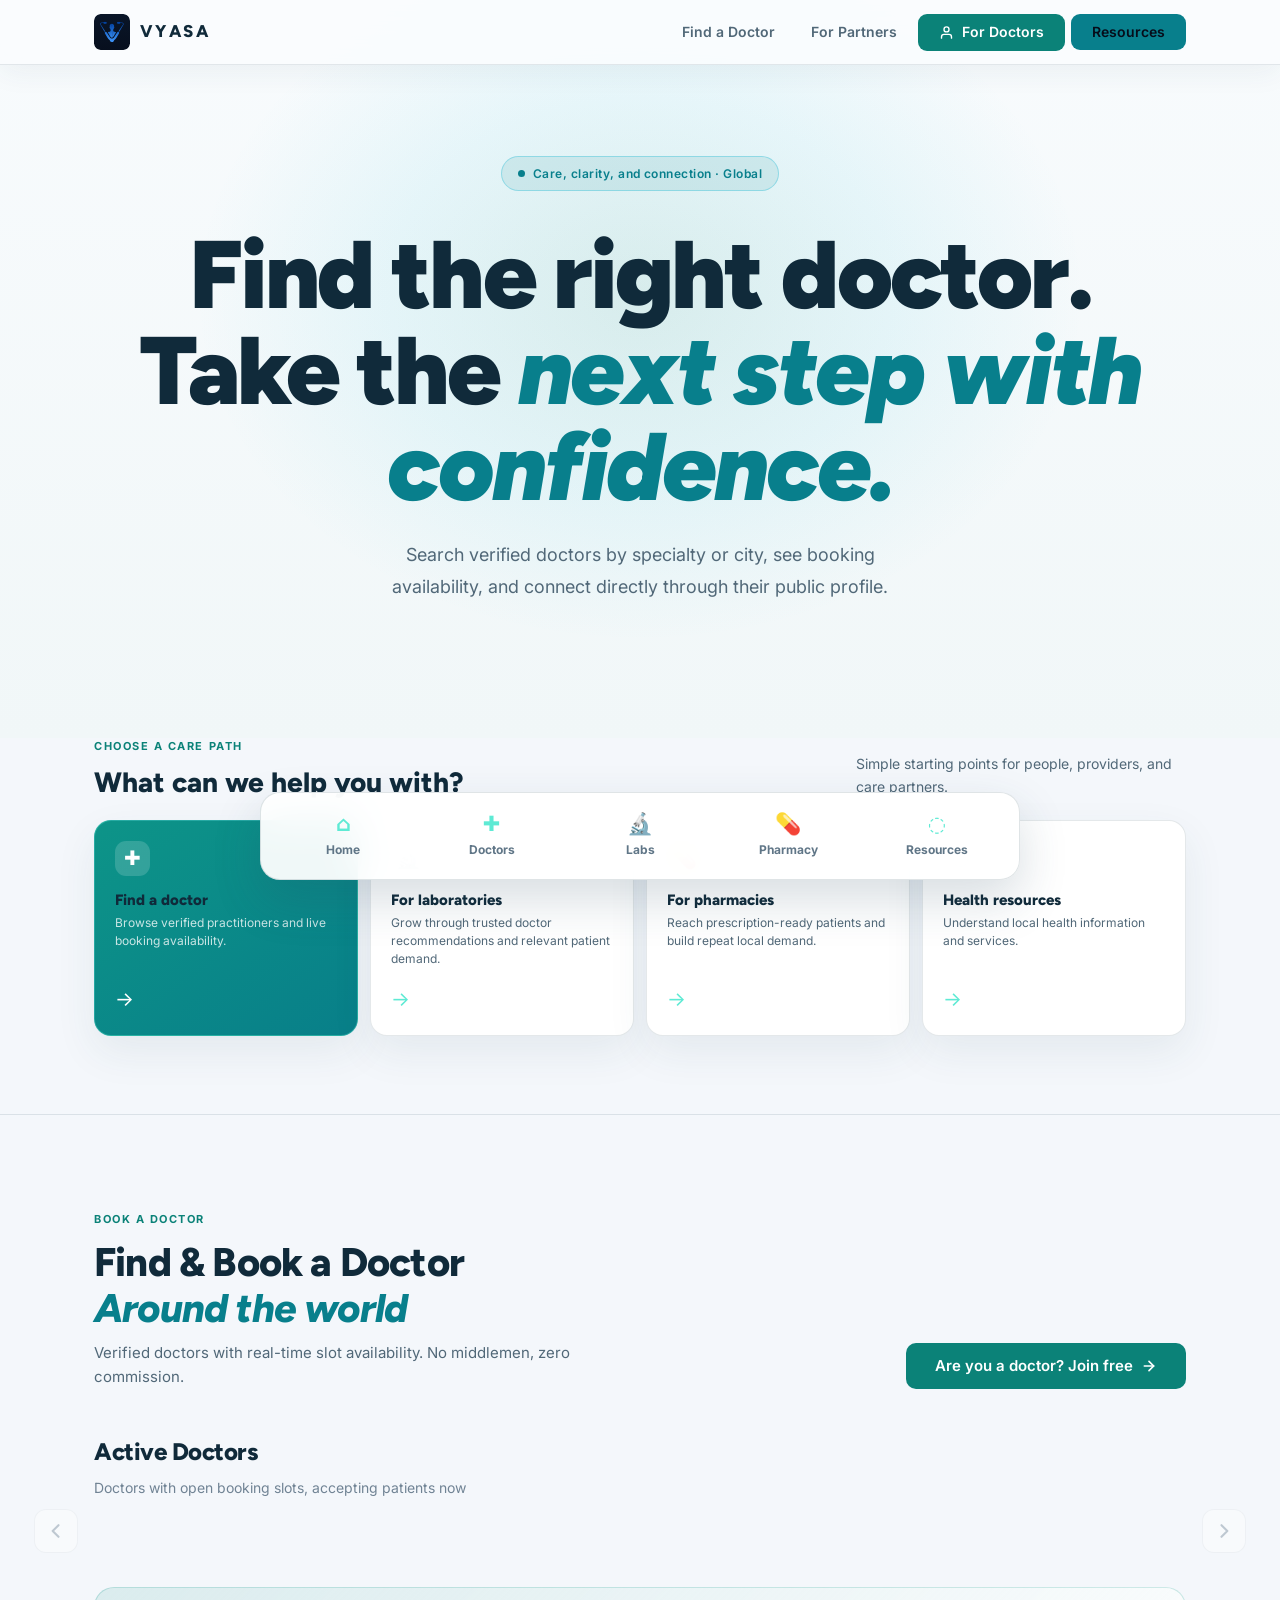
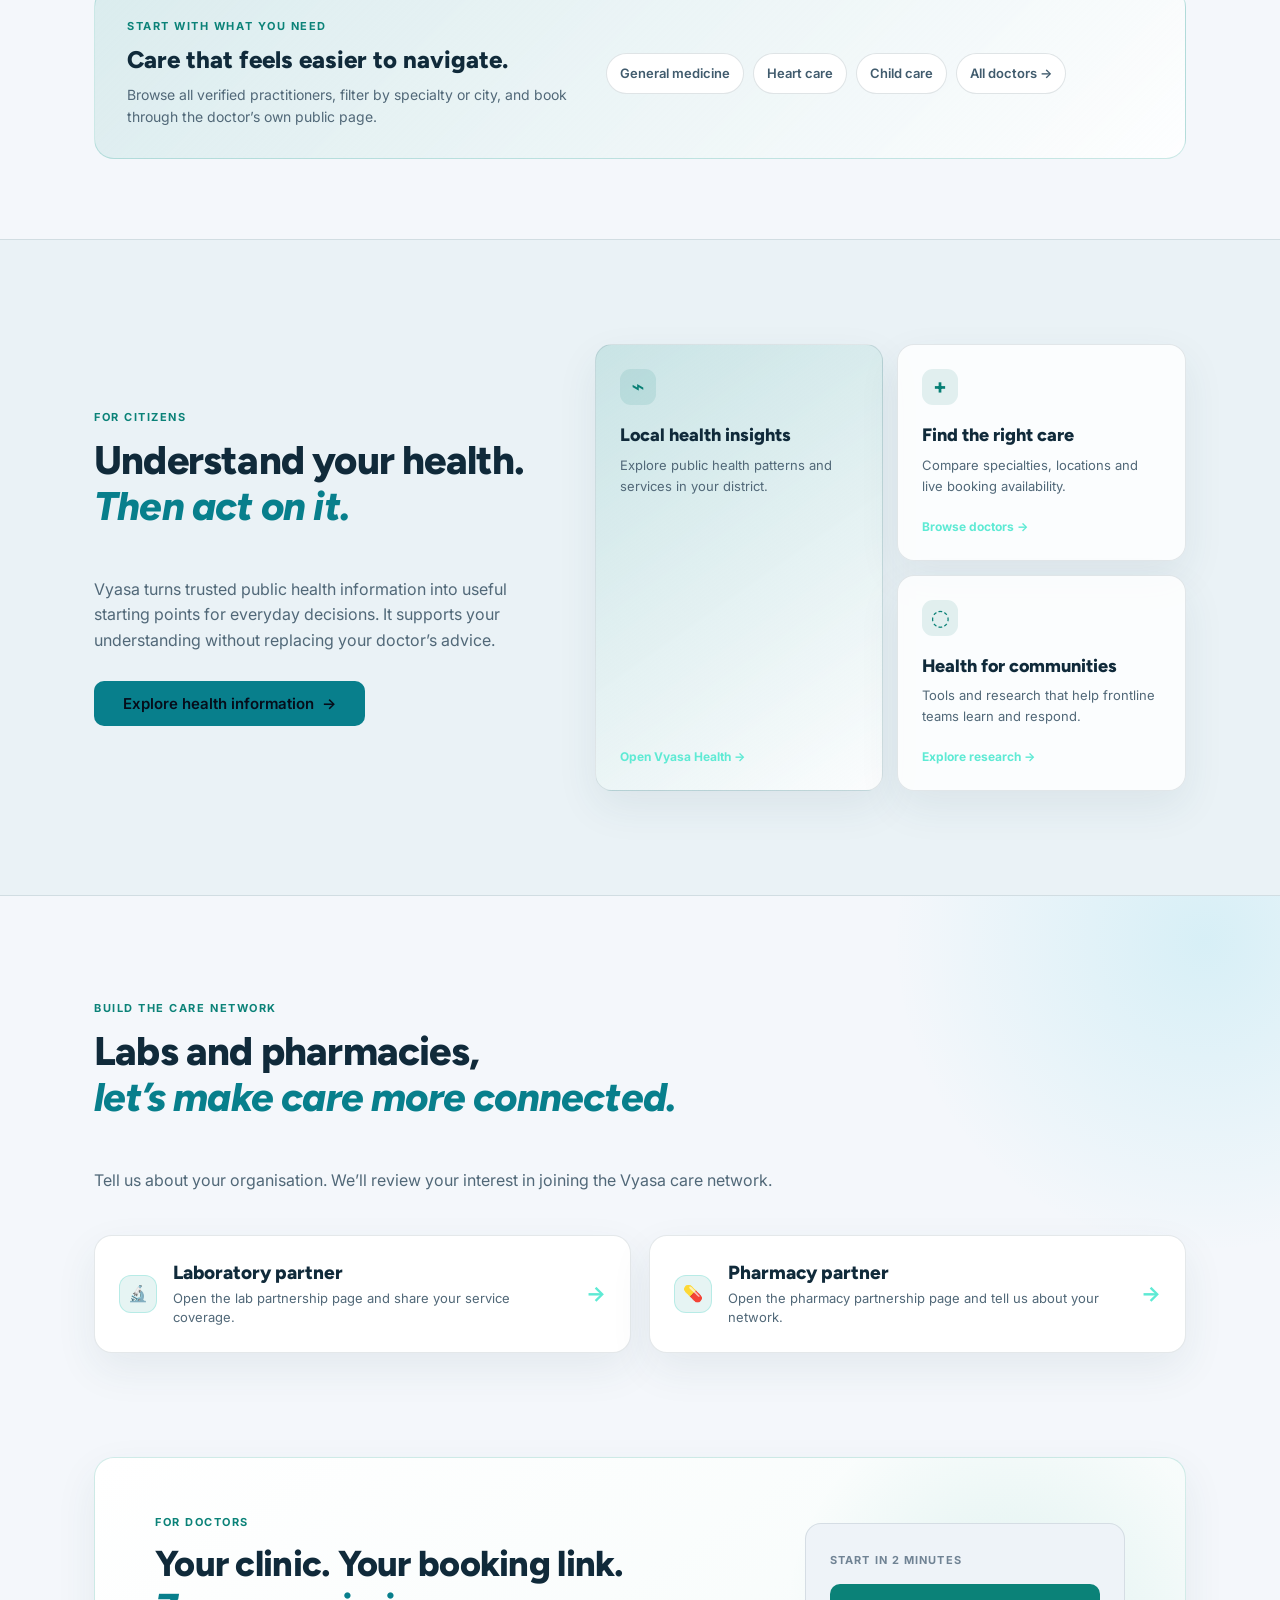
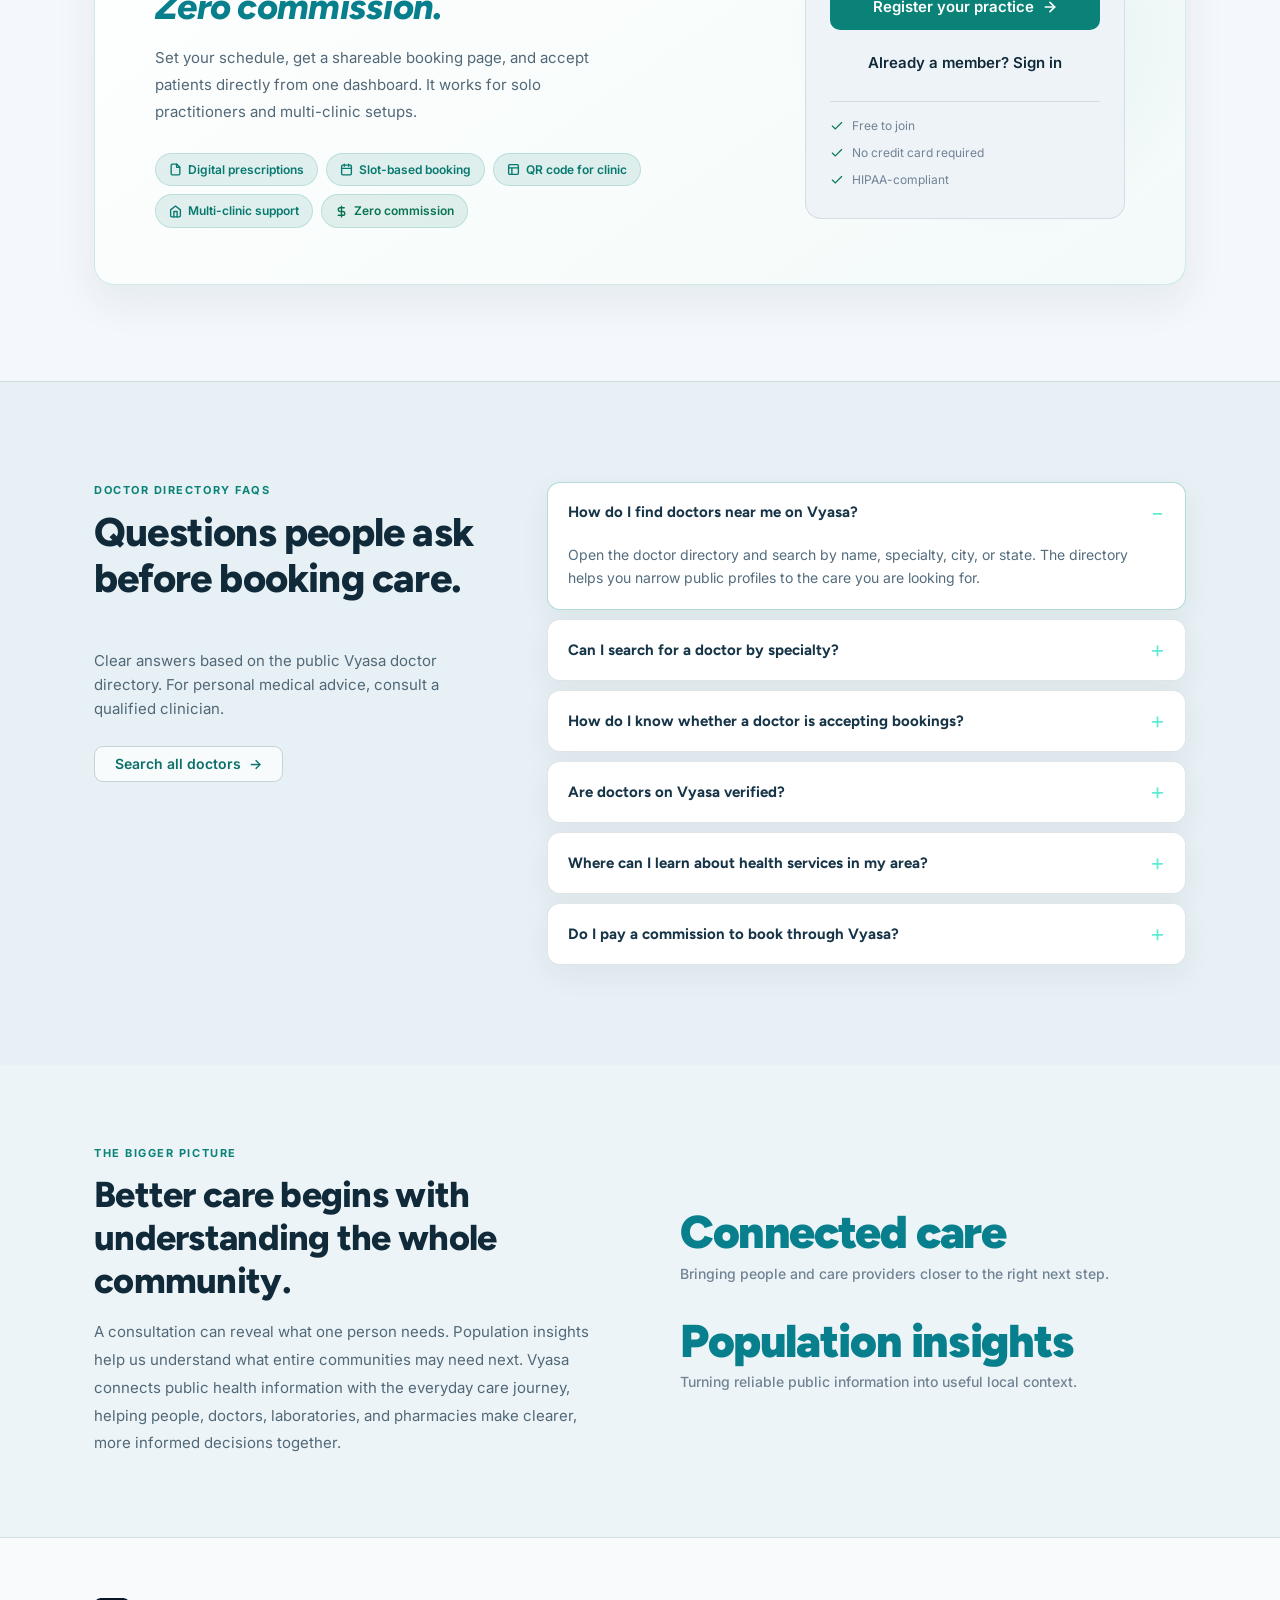
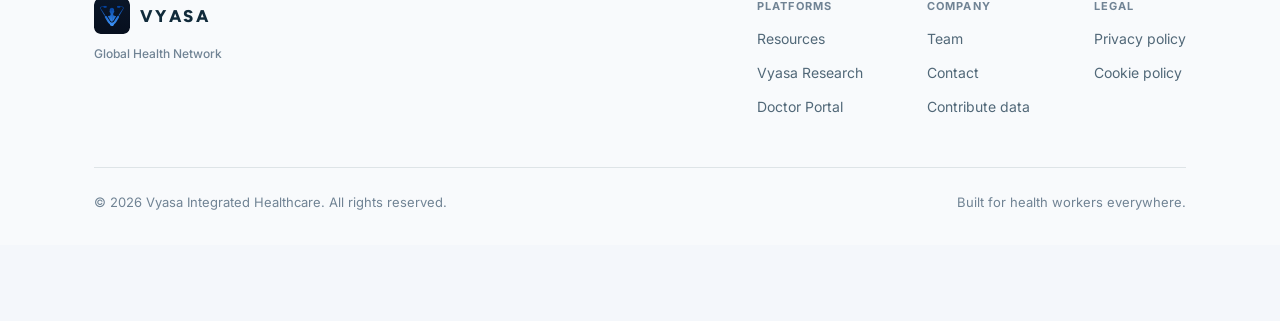
<file: index.html>
<!DOCTYPE html>
<html lang="en">
<head>
  <meta charset="UTF-8" />
  <meta name="viewport" content="width=device-width, initial-scale=1.0" />

  <!-- Primary SEO -->
  <!-- Google headline: short, clear, both audiences — patients finding doctors + doctors looking for tools -->
  <title>Find Verified Doctors Near You Worldwide | Vyasa</title>

  <!-- Google snippet (155 chars): two hooks — patient booking & doctor digital tools -->
  <meta name="description" content="Find verified doctors worldwide. Search by specialty or city, check booking availability, and visit each doctor’s public profile on Vyasa." />

  <!-- Keywords: patient-side + doctor-side search intent -->
  <meta name="keywords" content="find doctors near me, verified doctors, book doctor appointment online, doctor by specialty, doctor by city, credential-aware doctor profiles, Vyasa" />
  <meta name="author" content="Vyasa" />
  <meta name="robots" content="index, follow" />
  <link rel="canonical" href="https://www.vyasaa.com/" />

  <!-- Geo targeting -->
  <meta name="geo.placename" content="Global" />
  <meta name="language" content="English" />

  <!-- Open Graph: shown on WhatsApp / Facebook / LinkedIn shares — warm, story-driven, both audiences -->
  <meta property="og:type" content="website" />
  <meta property="og:url" content="https://www.vyasaa.com/" />
  <meta property="og:title" content="Vyasa Integrated Healthcare | Find Verified Doctors Worldwide" />
  <meta property="og:description" content="A global health platform for patients and clinics. Find verified specialists, check booking availability, and connect directly through public profiles." />
  <meta property="og:image" content="https://www.vyasaa.com/og-image.png" />
  <meta property="og:image:width" content="512" />
  <meta property="og:image:height" content="512" />
  <meta property="og:image:type" content="image/png" />
  <meta property="og:site_name" content="Vyasa Integrated Healthcare" />
  <meta property="og:locale" content="en_IN" />

  <!-- Twitter / X: punchy, short, action-driven — one line per audience -->
  <meta name="twitter:card" content="summary_large_image" />
  <meta name="twitter:title" content="Vyasa | Verified Doctors Worldwide and Connected Care" />
  <meta name="twitter:description" content="Find verified doctors, check booking availability, and connect directly through public profiles. One global platform for people and care teams." />
  <meta name="twitter:image" content="https://www.vyasaa.com/og-image.png" />

  <!-- Theme -->
  <meta name="theme-color" content="#060d1a" />

  <!-- Structured Data -->
  <!-- Schema: Organization (brand identity for Google Knowledge Graph) -->
  <script type="application/ld+json">
  {
    "@context": "https://schema.org",
    "@type": "Organization",
    "name": "Vyasa Integrated Healthcare",
    "url": "https://www.vyasaa.com",
    "logo": "https://www.vyasaa.com/logo.svg",
    "description": "Vyasa Integrated Healthcare connects people with verified doctors across specialties, with booking availability and public doctor profiles. Doctors and clinics get a digital workspace for prescriptions, patient records, and a personal booking page.",
    "foundingDate": "2026",
    "areaServed": "Worldwide",
    "sameAs": [
      "https://app.vyasaa.com",
      "https://health.vyasaa.com",
      "https://research.vyasaa.com"
    ]
  }
  </script>
  <!-- Schema: WebSite — lets Google show brand name in breadcrumb instead of raw domain -->
  <script type="application/ld+json">
  {
    "@context": "https://schema.org",
    "@type": "WebSite",
    "name": "Vyasa Integrated Healthcare",
    "alternateName": "Vyasa",
    "url": "https://www.vyasaa.com",
    "potentialAction": {
      "@type": "SearchAction",
      "target": {
        "@type": "EntryPoint",
        "urlTemplate": "https://www.vyasaa.com/doctors?search={search_term_string}"
      },
      "query-input": "required name=search_term_string"
    }
  }
  </script>
  <!-- Schema: BreadcrumbList — overrides Google breadcrumb to show brand name, not raw URL -->
  <script type="application/ld+json">
  {
    "@context": "https://schema.org",
    "@type": "BreadcrumbList",
    "itemListElement": [{
      "@type": "ListItem",
      "position": 1,
      "name": "Vyasa Integrated Healthcare",
      "item": "https://www.vyasaa.com"
    }]
  }
  </script>

  <!-- Fonts: Figtree (headings) + Inter (body) -->
  <link rel="preconnect" href="https://fonts.googleapis.com" />
  <link rel="preconnect" href="https://fonts.gstatic.com" crossorigin />
  <link href="https://fonts.googleapis.com/css2?family=Figtree:wght@400;500;600;700;800;900&family=Inter:wght@400;500;600&display=swap" rel="stylesheet" />
  <link rel="icon" href="/logo.svg" type="image/svg+xml" />
  <link rel="icon" href="/logo.png" type="image/png" sizes="192x192" />
  <link rel="apple-touch-icon" href="/logo.png" />
  <link rel="stylesheet" href="styles.css?v=20260725e" />

  <!-- Google AdSense — site verification (ca-pub-1178392647946498) -->
  <script async src="https://pagead2.googlesyndication.com/pagead/js/adsbygoogle.js?client=ca-pub-1178392647946498" crossorigin="anonymous"></script>
</head>
<body class="light-preview">

  <!-- NAV -->
  <nav class="nav">
    <div class="nav-inner">
      <a href="/" class="logo" aria-label="Vyasa home">
        <img src="logo.svg" alt="Vyasa" class="logo-img" width="36" height="36" />
        <span class="logo-text">VYASA</span>
      </a>
      <div class="nav-actions">
        <a href="/doctors" class="btn btn-ghost nav-hide-sm">Find a Doctor</a>
        <a href="/labs" class="btn btn-ghost nav-hide-sm">For Partners</a>
        <a href="https://app.vyasaa.com/login" target="_blank" rel="noopener noreferrer" class="btn btn-teal nav-for-doctors" aria-label="Register as a doctor on Vyasa Health OS">
          <svg class="nav-hide-xs" width="15" height="15" viewBox="0 0 24 24" fill="none" stroke="currentColor" stroke-width="2.2" stroke-linecap="round" stroke-linejoin="round" aria-hidden="true"><path d="M20 21v-2a4 4 0 0 0-4-4H8a4 4 0 0 0-4 4v2"/><circle cx="12" cy="7" r="4"/></svg>
          For Doctors
        </a>
        <a href="/resources" class="btn btn-primary">Resources</a>
      </div>
    </div>
  </nav>

  <!-- HERO -->
  <section class="hero">
    <div class="hero-glow" aria-hidden="true"></div>
    <div class="container hero-container">
      <div class="hero-badge">
        <span class="hero-badge-dot" aria-hidden="true"></span>
        Care, clarity, and connection · Global
      </div>
      <h1 class="hero-headline">
        Find the right doctor.<br />
        Take the <em>next step with confidence.</em>
      </h1>
      <p class="hero-sub">
        Search verified doctors by specialty or city, see booking availability, and connect directly through their public profile.
      </p>
    </div>
  </section>

  <!-- QUICK CARE PATHS -->
  <section class="quick-care" aria-labelledby="quick-care-heading">
    <div class="container">
      <div class="quick-care-head">
        <div>
          <p class="section-label">Choose a care path</p>
          <h2 id="quick-care-heading">What can we help you with?</h2>
        </div>
        <p>Simple starting points for people, providers, and care partners.</p>
      </div>
      <div class="quick-care-grid">
        <a class="quick-care-card quick-care-primary" href="/doctors">
          <span class="quick-care-icon" aria-hidden="true">✚</span>
          <span class="quick-care-copy"><strong>Find a doctor</strong><small>Browse verified practitioners and live booking availability.</small></span>
          <span class="quick-care-arrow" aria-hidden="true">→</span>
        </a>
        <a class="quick-care-card" href="/labs">
          <span class="quick-care-icon" aria-hidden="true">🔬</span>
          <span class="quick-care-copy"><strong>For laboratories</strong><small>Grow through trusted doctor recommendations and relevant patient demand.</small></span>
          <span class="quick-care-arrow" aria-hidden="true">→</span>
        </a>
        <a class="quick-care-card" href="/pharmacy">
          <span class="quick-care-icon" aria-hidden="true">💊</span>
          <span class="quick-care-copy"><strong>For pharmacies</strong><small>Reach prescription-ready patients and build repeat local demand.</small></span>
          <span class="quick-care-arrow" aria-hidden="true">→</span>
        </a>
        <a class="quick-care-card" href="/resources">
          <span class="quick-care-icon" aria-hidden="true">◌</span>
          <span class="quick-care-copy"><strong>Health resources</strong><small>Understand local health information and services.</small></span>
          <span class="quick-care-arrow" aria-hidden="true">→</span>
        </a>
      </div>
    </div>
  </section>

  <!-- FOR DOCTORS PORTAL -->
  <section class="portal-section" id="sec-doctor-portal" aria-labelledby="portal-heading">
    <div class="container">
      <div class="portal-card reveal">
        <div class="portal-glow" aria-hidden="true"></div>
        <div class="portal-content">
          <div class="portal-left">
            <p class="section-label">For Doctors</p>
            <h2 class="portal-headline" id="portal-heading">
              Your clinic. Your booking link.<br />
              <span class="headline-em">Zero commission.</span>
            </h2>
            <p class="portal-body">
              Set your schedule, get a shareable booking page, and accept patients directly from one dashboard. It works for solo practitioners and multi-clinic setups.
            </p>
            <div class="portal-chips" role="list">
              <span class="portal-chip" role="listitem">
                <svg width="13" height="13" viewBox="0 0 24 24" fill="none" stroke="currentColor" stroke-width="2.5" stroke-linecap="round" stroke-linejoin="round" aria-hidden="true"><path d="M14 2H6a2 2 0 0 0-2 2v16a2 2 0 0 0 2 2h12a2 2 0 0 0 2-2V8z"/><polyline points="14,2 14,8 20,8"/></svg>
                Digital prescriptions
              </span>
              <span class="portal-chip" role="listitem">
                <svg width="13" height="13" viewBox="0 0 24 24" fill="none" stroke="currentColor" stroke-width="2.5" stroke-linecap="round" stroke-linejoin="round" aria-hidden="true"><rect x="3" y="4" width="18" height="18" rx="2" ry="2"/><line x1="16" y1="2" x2="16" y2="6"/><line x1="8" y1="2" x2="8" y2="6"/><line x1="3" y1="10" x2="21" y2="10"/></svg>
                Slot-based booking
              </span>
              <span class="portal-chip" role="listitem">
                <svg width="13" height="13" viewBox="0 0 24 24" fill="none" stroke="currentColor" stroke-width="2.5" stroke-linecap="round" stroke-linejoin="round" aria-hidden="true"><rect x="3" y="3" width="18" height="18" rx="2"/><path d="M3 9h18M9 21V9"/></svg>
                QR code for clinic
              </span>
              <span class="portal-chip" role="listitem">
                <svg width="13" height="13" viewBox="0 0 24 24" fill="none" stroke="currentColor" stroke-width="2.5" stroke-linecap="round" stroke-linejoin="round" aria-hidden="true"><path d="M3 9l9-7 9 7v11a2 2 0 0 1-2 2H5a2 2 0 0 1-2-2z"/><polyline points="9,22 9,12 15,12 15,22"/></svg>
                Multi-clinic support
              </span>
              <span class="portal-chip portal-chip-green" role="listitem">
                <svg width="13" height="13" viewBox="0 0 24 24" fill="none" stroke="currentColor" stroke-width="2.5" stroke-linecap="round" stroke-linejoin="round" aria-hidden="true"><path d="M12 2v20M17 5H9.5a3.5 3.5 0 0 0 0 7h5a3.5 3.5 0 0 1 0 7H6"/></svg>
                Zero commission
              </span>
            </div>
          </div>
          <div class="portal-right">
            <div class="portal-cta-card">
              <p class="portal-cta-label">Start in 2 minutes</p>
              <a href="https://app.vyasaa.com/login" target="_blank" rel="noopener noreferrer" class="btn btn-teal btn-lg portal-btn-full">
                Register your practice
                <svg width="16" height="16" viewBox="0 0 24 24" fill="none" stroke="currentColor" stroke-width="2.5" stroke-linecap="round" stroke-linejoin="round" aria-hidden="true"><path d="M5 12h14"/><path d="m12 5 7 7-7 7"/></svg>
              </a>
              <a href="https://app.vyasaa.com/login" target="_blank" rel="noopener noreferrer" class="btn btn-outline btn-lg portal-btn-full">
                Already a member? Sign in
              </a>
              <div class="portal-trust">
                <div class="portal-trust-item">
                  <svg width="14" height="14" viewBox="0 0 24 24" fill="none" stroke="currentColor" stroke-width="2" stroke-linecap="round" aria-hidden="true"><polyline points="20 6 9 17 4 12"/></svg>
                  Free to join
                </div>
                <div class="portal-trust-item">
                  <svg width="14" height="14" viewBox="0 0 24 24" fill="none" stroke="currentColor" stroke-width="2" stroke-linecap="round" aria-hidden="true"><polyline points="20 6 9 17 4 12"/></svg>
                  No credit card required
                </div>
                <div class="portal-trust-item">
                  <svg width="14" height="14" viewBox="0 0 24 24" fill="none" stroke="currentColor" stroke-width="2" stroke-linecap="round" aria-hidden="true"><polyline points="20 6 9 17 4 12"/></svg>
                  HIPAA-compliant
                </div>
              </div>
            </div>
          </div>
        </div>
      </div>
    </div>
  </section>

  <!-- SEE VYASA IN ACTION -->
  <section class="action-section" aria-labelledby="action-heading">
    <div class="container">
      <div class="action-header">
        <p class="section-label">In action</p>
        <h2 class="action-heading" id="action-heading">See Vyasa in action</h2>
        <p class="action-subtitle">A real look at the dashboard doctors use every day</p>
      </div>

      <div class="action-screenshots">

        <div class="action-card reveal-left">
          <div class="browser-frame">
            <div class="browser-bar">
              <span class="browser-dot bd-red"></span>
              <span class="browser-dot bd-yellow"></span>
              <span class="browser-dot bd-green"></span>
              <span class="browser-url-pill">app.vyasaa.com/app/analytics</span>
            </div>
            <div class="browser-screen">
              <img src="/assets/screenshots/analytics-preview.png"
                   alt="Analytics dashboard"
                   class="screenshot-img"
                   onerror="this.style.display='none'"
                   loading="lazy" />
              <div class="screen-placeholder">
                <svg width="36" height="36" viewBox="0 0 24 24" fill="none" stroke="rgba(13,148,136,0.5)" stroke-width="1.5" stroke-linecap="round" stroke-linejoin="round" aria-hidden="true"><line x1="18" x2="18" y1="20" y2="10"/><line x1="12" x2="12" y1="20" y2="4"/><line x1="6" x2="6" y1="20" y2="14"/></svg>
                <div class="ph-title">Analytics</div>
                <div class="ph-bar-group" aria-hidden="true">
                  <div class="ph-bar" style="height:60%"></div>
                  <div class="ph-bar" style="height:80%"></div>
                  <div class="ph-bar" style="height:45%"></div>
                  <div class="ph-bar" style="height:90%"></div>
                  <div class="ph-bar" style="height:65%"></div>
                  <div class="ph-bar" style="height:75%"></div>
                </div>
                <div class="ph-stat-row" aria-hidden="true">
                  <div class="ph-stat"><div class="ph-num" data-count="124">0</div><div class="ph-lbl">OPD visits</div></div>
                  <div class="ph-stat"><div class="ph-num" data-count="38">0</div><div class="ph-lbl">Bookings</div></div>
                  <div class="ph-stat"><div class="ph-num" data-count="12">0</div><div class="ph-lbl">Referrals</div></div>
                </div>
              </div>
            </div>
          </div>
          <p class="action-caption">
            <strong>Analytics dashboard</strong> tracks OPD volume, visits, and referrals at a glance
          </p>
        </div>

        <div class="action-card reveal-right">
          <div class="browser-frame">
            <div class="browser-bar">
              <span class="browser-dot bd-red"></span>
              <span class="browser-dot bd-yellow"></span>
              <span class="browser-dot bd-green"></span>
              <span class="browser-url-pill">app.vyasaa.com/app/bookings</span>
            </div>
            <div class="browser-screen">
              <img src="/assets/screenshots/bookings-preview.png"
                   alt="Booking requests"
                   class="screenshot-img"
                   onerror="this.style.display='none'"
                   loading="lazy" />
              <div class="screen-placeholder">
                <svg width="36" height="36" viewBox="0 0 24 24" fill="none" stroke="rgba(13,148,136,0.5)" stroke-width="1.5" stroke-linecap="round" stroke-linejoin="round" aria-hidden="true"><rect x="3" y="4" width="18" height="18" rx="2"/><line x1="16" y1="2" x2="16" y2="6"/><line x1="8" y1="2" x2="8" y2="6"/><line x1="3" y1="10" x2="21" y2="10"/></svg>
                <div class="ph-title">Booking Requests</div>
                <div class="ph-booking-list" aria-hidden="true">
                  <div class="ph-booking-row">
                    <div class="ph-booking-dot ph-dot-green"></div>
                    <div class="ph-booking-info"><div class="ph-booking-name"></div><div class="ph-booking-time"></div></div>
                    <div class="ph-booking-confirm">Confirm</div>
                  </div>
                  <div class="ph-booking-row">
                    <div class="ph-booking-dot ph-dot-yellow"></div>
                    <div class="ph-booking-info"><div class="ph-booking-name" style="width:80px"></div><div class="ph-booking-time" style="width:50px"></div></div>
                    <div class="ph-booking-confirm">Confirm</div>
                  </div>
                  <div class="ph-booking-row">
                    <div class="ph-booking-dot ph-dot-green"></div>
                    <div class="ph-booking-info"><div class="ph-booking-name" style="width:65px"></div><div class="ph-booking-time" style="width:70px"></div></div>
                    <div class="ph-booking-confirm">Confirm</div>
                  </div>
                </div>
              </div>
            </div>
          </div>
          <p class="action-caption">
            <strong>Booking requests</strong> let you confirm or decline patient requests in one tap
          </p>
        </div>

      </div>
    </div>
  </section>

  <!-- DOCTOR DIRECTORY -->
  <section class="doctors-section" id="sec-doctors" aria-labelledby="doctors-heading">
    <div class="container">
      <div class="doctors-header">
        <div class="doctors-header-text">
          <p class="section-label">Book a Doctor</p>
          <h2 class="section-title" id="doctors-heading">
            Find &amp; Book a Doctor<br />
            <em class="headline-em">Around the world</em>
          </h2>
          <p class="doctors-subtitle">Verified doctors with real-time slot availability. No middlemen, zero commission.</p>
        </div>
        <a href="https://app.vyasaa.com/login" target="_blank" rel="noopener noreferrer" class="btn btn-teal btn-lg doctors-join-btn">
          Are you a doctor? Join free
          <svg width="16" height="16" viewBox="0 0 24 24" fill="none" stroke="currentColor" stroke-width="2.5" stroke-linecap="round" stroke-linejoin="round" aria-hidden="true"><path d="M5 12h14"/><path d="m12 5 7 7-7 7"/></svg>
        </a>
      </div>

      <!-- Featured Doctors Carousel -->
      <div class="featured-doctors-section">
        <div class="featured-header">
          <h3 class="featured-title">Active Doctors</h3>
          <p class="featured-subtitle">Doctors with open booking slots, accepting patients now</p>
        </div>
        <div class="carousel-container">
          <div id="featured-carousel" class="featured-carousel" role="list" aria-label="Active doctors carousel"></div>
          <button class="carousel-nav carousel-prev" id="carousel-prev" aria-label="Previous doctors" type="button">
            <svg width="20" height="20" viewBox="0 0 24 24" fill="none" stroke="currentColor" stroke-width="2.5" stroke-linecap="round" stroke-linejoin="round"><path d="M15 19l-7-7 7-7"/></svg>
          </button>
          <button class="carousel-nav carousel-next" id="carousel-next" aria-label="Next doctors" type="button">
            <svg width="20" height="20" viewBox="0 0 24 24" fill="none" stroke="currentColor" stroke-width="2.5" stroke-linecap="round" stroke-linejoin="round"><path d="M9 19l7-7-7-7"/></svg>
          </button>
        </div>
      </div>

      <div class="doctor-discovery-bar reveal" aria-label="Browse doctors by specialty">
        <div>
          <p class="section-label">Start with what you need</p>
          <h3>Care that feels easier to navigate.</h3>
          <p>Browse all verified practitioners, filter by specialty or city, and book through the doctor’s own public page.</p>
        </div>
        <div class="doctor-discovery-actions">
          <a class="discovery-chip" href="/doctors?specialty=General%20Medicine">General medicine</a>
          <a class="discovery-chip" href="/doctors?specialty=Cardiologist">Heart care</a>
          <a class="discovery-chip" href="/doctors?specialty=Pediatrician">Child care</a>
          <a class="discovery-chip" href="/doctors">All doctors →</a>
        </div>
      </div>

    </div>
  </section>

  <!-- DOCTOR FAQs -->
  <section class="faq-section" id="doctor-faqs" aria-labelledby="faq-heading">
    <div class="container faq-layout">
      <div>
        <p class="section-label">Doctor directory FAQs</p>
        <h2 class="section-title" id="faq-heading">Questions people ask before booking care.</h2>
        <p class="faq-intro">Clear answers based on the public Vyasa doctor directory. For personal medical advice, consult a qualified clinician.</p>
        <a href="/doctors" class="btn btn-outline">Search all doctors <span aria-hidden="true">→</span></a>
      </div>
      <div class="faq-list">
        <details open><summary>How do I find doctors near me on Vyasa?</summary><p>Open the doctor directory and search by name, specialty, city, or state. The directory helps you narrow public profiles to the care you are looking for.</p></details>
        <details><summary>Can I search for a doctor by specialty?</summary><p>Yes. The directory includes specialty filters and links for common needs such as general medicine, cardiology, pediatrics, dermatology, orthopedics, gynecology, and more.</p></details>
        <details><summary>How do I know whether a doctor is accepting bookings?</summary><p>Doctor cards and public profiles show booking availability when it is open. Select a profile to view the doctor’s public booking page and the available next steps.</p></details>
        <details><summary>Are doctors on Vyasa verified?</summary><p>Vyasa’s directory is designed for verified practitioner profiles. Always review the doctor’s public profile, specialty, and registration information before booking.</p></details>
        <details><summary>Where can I learn about health services in my area?</summary><p>Vyasa Health provides public health information and local insights. It is a starting point for learning, not a replacement for professional medical advice.</p></details>
        <details><summary>Do I pay a commission to book through Vyasa?</summary><p>Vyasa’s public doctor directory is built to help people reach doctors directly. Any consultation fee, booking requirement, or payment detail is shown on the relevant doctor’s public page.</p></details>
      </div>
    </div>
  </section>

  <!-- CITIZEN RESOURCES -->
  <section class="citizen-section" id="citizens" aria-labelledby="citizen-heading">
    <div class="container citizen-layout">
      <div class="citizen-intro reveal-left">
        <p class="section-label">For citizens</p>
        <h2 class="section-title" id="citizen-heading">Understand your health.<br /><em class="headline-em">Then act on it.</em></h2>
        <p>Vyasa turns trusted public health information into useful starting points for everyday decisions. It supports your understanding without replacing your doctor’s advice.</p>
        <a href="https://health.vyasaa.com" class="btn btn-primary btn-lg">Explore health information <span aria-hidden="true">→</span></a>
      </div>
      <div class="resource-grid reveal-right">
        <a class="resource-card" href="https://health.vyasaa.com" target="_blank" rel="noopener noreferrer">
          <span class="resource-icon" aria-hidden="true">⌁</span>
          <h3>Local health insights</h3>
          <p>Explore public health patterns and services in your district.</p>
          <span>Open Vyasa Health →</span>
        </a>
        <a class="resource-card" href="/doctors">
          <span class="resource-icon" aria-hidden="true">+</span>
          <h3>Find the right care</h3>
          <p>Compare specialties, locations and live booking availability.</p>
          <span>Browse doctors →</span>
        </a>
        <a class="resource-card" href="https://research.vyasaa.com" target="_blank" rel="noopener noreferrer">
          <span class="resource-icon" aria-hidden="true">◌</span>
          <h3>Health for communities</h3>
          <p>Tools and research that help frontline teams learn and respond.</p>
          <span>Explore research →</span>
        </a>
      </div>
    </div>
  </section>

  <!-- PRODUCTS -->
  <section class="products" id="products" aria-labelledby="products-heading">
    <div class="container">
      <p class="section-label">Two platforms</p>
      <h2 class="section-title" id="products-heading">Choose your tool</h2>
      <div class="product-grid">

        <!-- Vyasa Health -->
        <a href="https://health.vyasaa.com" class="product-card product-health reveal-left" aria-label="Vyasa Health platform">
          <div class="product-card-header">
            <div class="product-icon" aria-hidden="true">
              <svg xmlns="http://www.w3.org/2000/svg" width="22" height="22" viewBox="0 0 24 24" fill="none" stroke="currentColor" stroke-width="2" stroke-linecap="round" stroke-linejoin="round"><line x1="18" x2="18" y1="20" y2="10"/><line x1="12" x2="12" y1="20" y2="4"/><line x1="6" x2="6" y1="20" y2="14"/></svg>
            </div>
            <span class="product-tag">Free · Public</span>
          </div>
          <div class="product-number" aria-hidden="true">01</div>
          <h3 class="product-name">Vyasa Health</h3>
          <p class="product-desc">
            A global public-health transparency platform. Explore local health indicators,
            vaccination coverage, disease surveillance, hospital infrastructure,
            nutrition, and air quality in one place.
          </p>
          <ul class="product-features">
            <li>All states &amp; districts ranked by health score</li>
            <li>IDSP weekly disease outbreak reports</li>
            <li>Real-time feed from 13 official sources</li>
            <li>Nearby hospital &amp; facility finder</li>
          </ul>
          <div class="product-cta" aria-hidden="true">
            Explore the platform
            <svg xmlns="http://www.w3.org/2000/svg" width="16" height="16" viewBox="0 0 24 24" fill="none" stroke="currentColor" stroke-width="2.5" stroke-linecap="round" stroke-linejoin="round"><path d="M5 12h14"/><path d="m12 5 7 7-7 7"/></svg>
          </div>
        </a>

        <!-- Vyasa Research -->
        <a href="https://research.vyasaa.com" class="product-card product-research reveal-right" aria-label="Vyasa Research platform">
          <div class="product-card-header">
            <div class="product-icon" aria-hidden="true">
              <svg xmlns="http://www.w3.org/2000/svg" width="22" height="22" viewBox="0 0 24 24" fill="none" stroke="currentColor" stroke-width="2" stroke-linecap="round" stroke-linejoin="round"><path d="M9 11l3 3L22 4"/><path d="M21 12v7a2 2 0 0 1-2 2H5a2 2 0 0 1-2-2V5a2 2 0 0 1 2-2h11"/></svg>
            </div>
            <span class="product-tag research-tag">For health workers</span>
          </div>
          <div class="product-number" aria-hidden="true">02</div>
          <h3 class="product-name">Vyasa Research</h3>
          <p class="product-desc">
            Offline-first community health records and form builder for frontline
            health workers. Longitudinal patient tracking, custom analytics,
            and seamless sync when connectivity returns.
          </p>
          <ul class="product-features">
            <li>Custom form builder with conditional logic</li>
            <li>Longitudinal patient records &amp; visit tracking</li>
            <li>Works fully offline and syncs when online</li>
            <li>Analytics dashboard &amp; data export</li>
          </ul>
          <div class="product-cta" aria-hidden="true">
            Open research tools
            <svg xmlns="http://www.w3.org/2000/svg" width="16" height="16" viewBox="0 0 24 24" fill="none" stroke="currentColor" stroke-width="2.5" stroke-linecap="round" stroke-linejoin="round"><path d="M5 12h14"/><path d="m12 5 7 7-7 7"/></svg>
          </div>
        </a>

      </div>
    </div>
  </section>

  <!-- PARTNERS -->
  <section class="partner-section" id="partners" aria-labelledby="partner-heading">
    <div class="container">
      <div class="partner-heading reveal">
        <p class="section-label">Build the care network</p>
        <h2 class="section-title" id="partner-heading">Labs and pharmacies,<br /><em class="headline-em">let’s make care more connected.</em></h2>
        <p>Tell us about your organisation. We’ll review your interest in joining the Vyasa care network.</p>
      </div>
      <div class="partner-choices">
        <a class="partner-choice reveal-left" href="/labs">
          <span class="partner-mark" aria-hidden="true">🔬</span>
          <span><strong>Laboratory partner</strong><small>Open the lab partnership page and share your service coverage.</small></span>
          <b aria-hidden="true">→</b>
        </a>
        <a class="partner-choice reveal-right" href="/pharmacy">
          <span class="partner-mark" aria-hidden="true">💊</span>
          <span><strong>Pharmacy partner</strong><small>Open the pharmacy partnership page and tell us about your network.</small></span>
          <b aria-hidden="true">→</b>
        </a>
      </div>
    </div>
  </section>

  <!-- MISSION STRIP -->
  <section class="mission" aria-labelledby="mission-heading">
    <div class="container">
      <div class="mission-inner">
        <div class="mission-text">
          <p class="section-label">The bigger picture</p>
          <h2 class="mission-headline" id="mission-heading">
            Better care begins with understanding the whole community.
          </h2>
          <p class="mission-body">
            A consultation can reveal what one person needs. Population insights help us understand
            what entire communities may need next. Vyasa connects public health information with the
            everyday care journey, helping people, doctors, laboratories, and pharmacies make clearer,
            more informed decisions together.
          </p>
        </div>
        <div class="mission-numbers" role="list">
          <div class="mission-stat" role="listitem">
            <span class="mission-stat-value">Connected care</span>
            <span class="mission-stat-label">Bringing people and care providers closer to the right next step.</span>
          </div>
          <div class="mission-stat" role="listitem">
            <span class="mission-stat-value">Population insights</span>
            <span class="mission-stat-label">Turning reliable public information into useful local context.</span>
          </div>
        </div>
      </div>
    </div>
  </section>

  <!-- FOOTER -->
  <nav class="care-dock" aria-label="Quick care navigation">
    <a href="/"><span aria-hidden="true">⌂</span>Home</a>
    <a href="/doctors"><span aria-hidden="true">✚</span>Doctors</a>
    <a href="/labs"><span aria-hidden="true">🔬</span>Labs</a>
    <a href="/pharmacy"><span aria-hidden="true">💊</span>Pharmacy</a>
    <a href="/resources"><span aria-hidden="true">◌</span>Resources</a>
  </nav>
  <footer class="footer">
    <div class="container">
      <div class="footer-inner">
        <div class="footer-brand">
          <a href="/" class="logo" aria-label="Vyasa home">
            <img src="logo.svg" alt="Vyasa" class="logo-img" width="36" height="36" />
            <span class="logo-text">VYASA</span>
          </a>
          <p class="footer-tagline">Global Health Network</p>
        </div>
        <div class="footer-links">
          <div class="footer-col">
            <span class="footer-col-title">Platforms</span>
            <a href="/resources">Resources</a>
            <a href="https://research.vyasaa.com">Vyasa Research</a>
            <a href="https://app.vyasaa.com">Doctor Portal</a>
          </div>
          <div class="footer-col">
            <span class="footer-col-title">Company</span>
            <a href="https://health.vyasaa.com/team">Team</a>
            <a href="https://health.vyasaa.com/contact">Contact</a>
            <a href="https://health.vyasaa.com/contribute">Contribute data</a>
          </div>
          <div class="footer-col">
            <span class="footer-col-title">Legal</span>
            <a href="https://health.vyasaa.com/privacy">Privacy policy</a>
            <a href="https://health.vyasaa.com/cookies">Cookie policy</a>
          </div>
        </div>
      </div>
      <div class="footer-bottom">
        <span>© <script>document.write(new Date().getFullYear())</script> Vyasa Integrated Healthcare. All rights reserved.</span>
        <span>Built for health workers everywhere.</span>
      </div>
    </div>
  </footer>

  <!-- Doctor Directory Script -->
  <script>
  (function() {
    const API = ['localhost', '127.0.0.1'].includes(window.location.hostname)
      ? '/vyasa-api'
      : 'https://vyasa-os-backend.onrender.com';
    const PORTAL = 'https://app.vyasaa.com';
    const COLORS = ['#06b6d4','#1B4F8A','#7C3AED','#D97706','#059669'];
    let debounceTimer = null;
    /* Wake Render free-tier server early so directory loads fast */
    fetch(`${API}/health`).catch(() => {});

    function initials(name) {
      return name.split(' ').filter(Boolean).map(w => w[0]).join('').slice(0,2).toUpperCase();
    }
    function avatarColor(name) {
      return COLORS[name.charCodeAt(0) % COLORS.length];
    }

    /* SVG icons */
    const ICON_HOSPITAL = `<svg width="13" height="13" viewBox="0 0 24 24" fill="none" stroke="currentColor" stroke-width="2" stroke-linecap="round" stroke-linejoin="round" aria-hidden="true"><path d="M3 9l9-7 9 7v11a2 2 0 0 1-2 2H5a2 2 0 0 1-2-2z"/><polyline points="9,22 9,12 15,12 15,22"/></svg>`;
    const ICON_PIN = `<svg width="13" height="13" viewBox="0 0 24 24" fill="none" stroke="currentColor" stroke-width="2" stroke-linecap="round" stroke-linejoin="round" aria-hidden="true"><path d="M21 10c0 7-9 13-9 13s-9-6-9-13a9 9 0 0 1 18 0z"/><circle cx="12" cy="10" r="3"/></svg>`;
    const ICON_CLOCK = `<svg width="13" height="13" viewBox="0 0 24 24" fill="none" stroke="currentColor" stroke-width="2" stroke-linecap="round" stroke-linejoin="round" aria-hidden="true"><circle cx="12" cy="12" r="10"/><polyline points="12,6 12,12 16,14"/></svg>`;

    function buildCard(doc) {
      const c = avatarColor(doc.name);
      const avatar = doc.profilePhotoUrl
        ? `<img src="${doc.profilePhotoUrl}" alt="Dr. ${doc.name}" class="dir-avatar-img" loading="lazy" />`
        : `<div class="dir-avatar-initials" style="background:${c}1a;border-color:${c}33;color:${c}" aria-hidden="true">${initials(doc.name)}</div>`;
      return `
        <a class="dir-card" href="/dr/${doc.profileSlug}" target="_blank" rel="noopener noreferrer" role="listitem" aria-label="Dr. ${doc.name}, ${doc.specialty||'Doctor'}, ${(doc.bookingOpen??doc.acceptingPatients)?'Booking open':'View profile'}">
          <div class="dir-card-top">
            ${avatar}
            <div class="dir-card-info">
              <div class="dir-card-name-row">
                <span class="dir-card-name">Dr. ${doc.name}</span>
                ${(doc.bookingOpen??doc.acceptingPatients) ? '<span class="dir-badge-open">Booking open</span>' : ''}
              </div>
              <div class="dir-card-spec">${doc.specialty || 'Medical Professional'}${doc.qualification ? `<span class="dir-card-qual"> · ${doc.qualification}</span>` : ''}</div>
            </div>
          </div>
          ${doc.clinicName ? `<div class="dir-card-row">${ICON_HOSPITAL}<span>${doc.clinicName}</span></div>` : ''}
          ${(doc.city||doc.state) ? `<div class="dir-card-row">${ICON_PIN}<span>${[doc.city,doc.state].filter(Boolean).join(', ')}</span></div>` : ''}
          ${doc.timings ? `<div class="dir-card-row">${ICON_CLOCK}<span>${doc.timings}</span></div>` : ''}
          <div class="dir-card-footer">
            <div class="dir-card-meta">
              ${doc.yearsExperience > 0 ? `<span>${doc.yearsExperience}+ yrs</span>` : ''}
              ${doc.consultationFee ? `<span>₹${doc.consultationFee}</span>` : ''}
            </div>
            <span class="dir-card-cta">${(doc.bookingOpen??doc.acceptingPatients) ? 'Book appointment' : 'View profile'} →</span>
          </div>
        </a>`;
    }

    function buildSkeleton() {
      return Array.from({length: 6}, () => `
        <div class="dir-card dir-skeleton" aria-hidden="true" role="presentation">
          <div class="dir-card-top">
            <div class="skel skel-avatar"></div>
            <div style="flex:1;display:flex;flex-direction:column;gap:8px">
              <div class="skel skel-line" style="width:65%"></div>
              <div class="skel skel-line" style="width:45%"></div>
            </div>
          </div>
          <div style="display:flex;flex-direction:column;gap:6px;margin-top:12px">
            <div class="skel skel-line" style="width:80%"></div>
            <div class="skel skel-line" style="width:55%"></div>
          </div>
        </div>`).join('');
    }

    /* Static geography so location dropdowns are always populated */
    const IN_STATES = {
      'Andhra Pradesh': ['Visakhapatnam','Vijayawada','Guntur','Tirupati','Nellore'],
      'Arunachal Pradesh': ['Itanagar'],
      'Assam': ['Guwahati','Silchar','Dibrugarh','Jorhat'],
      'Bihar': ['Patna','Gaya','Muzaffarpur','Bhagalpur','Darbhanga'],
      'Chhattisgarh': ['Raipur','Bhilai','Bilaspur','Korba'],
      'Goa': ['Panaji','Margao','Vasco da Gama'],
      'Gujarat': ['Ahmedabad','Surat','Vadodara','Rajkot','Gandhinagar'],
      'Haryana': ['Gurugram','Faridabad','Panipat','Ambala','Hisar'],
      'Himachal Pradesh': ['Shimla','Dharamshala','Mandi','Solan'],
      'Jharkhand': ['Ranchi','Jamshedpur','Dhanbad','Bokaro'],
      'Karnataka': ['Bengaluru','Mysuru','Mangaluru','Hubballi','Belagavi'],
      'Kerala': ['Thiruvananthapuram','Kochi','Kozhikode','Thrissur','Kollam'],
      'Madhya Pradesh': ['Bhopal','Indore','Jabalpur','Gwalior','Ujjain'],
      'Maharashtra': ['Mumbai','Pune','Nagpur','Nashik','Aurangabad','Thane'],
      'Manipur': ['Imphal'],
      'Meghalaya': ['Shillong'],
      'Mizoram': ['Aizawl'],
      'Nagaland': ['Kohima','Dimapur'],
      'Odisha': ['Bhubaneswar','Cuttack','Rourkela','Sambalpur'],
      'Punjab': ['Ludhiana','Amritsar','Jalandhar','Patiala','Mohali'],
      'Rajasthan': ['Jaipur','Jodhpur','Udaipur','Kota','Ajmer','Bikaner'],
      'Sikkim': ['Gangtok'],
      'Tamil Nadu': ['Chennai','Coimbatore','Madurai','Tiruchirappalli','Salem','Vellore'],
      'Telangana': ['Hyderabad','Warangal','Nizamabad','Karimnagar'],
      'Tripura': ['Agartala'],
      'Uttar Pradesh': ['Lucknow','Kanpur','Varanasi','Agra','Prayagraj','Noida','Ghaziabad','Meerut','Gorakhpur'],
      'Uttarakhand': ['Dehradun','Haridwar','Rishikesh','Haldwani'],
      'West Bengal': ['Kolkata','Howrah','Durgapur','Siliguri','Asansol','Bardhaman'],
      'Andaman & Nicobar Islands': ['Port Blair'],
      'Chandigarh': ['Chandigarh'],
      'Dadra & Nagar Haveli and Daman & Diu': ['Daman','Silvassa'],
      'Delhi': ['New Delhi','Dwarka','Rohini','Saket','Karol Bagh'],
      'Jammu & Kashmir': ['Srinagar','Jammu'],
      'Ladakh': ['Leh','Kargil'],
      'Lakshadweep': ['Kavaratti'],
      'Puducherry': ['Puducherry'],
    };

    async function load() {
      const grid = document.getElementById('dir-grid');
      grid.innerHTML = buildSkeleton();

      const state = document.getElementById('dir-state').value;
      const city  = document.getElementById('dir-city').value;
      const spec  = document.getElementById('dir-specialty').value;
      const q     = document.getElementById('dir-search').value.trim();

      const params = new URLSearchParams({limit:'24'});
      if (state) params.set('state', state);
      if (city)  params.set('city', city);
      if (spec)  params.set('specialty', spec);
      if (q)     params.set('search', q);

      try {
        const res = await fetch(`${API}/public/doctors?${params}`);
        if (!res.ok) throw new Error('Network error');
        const data = await res.json();

        /* Repopulate filter dropdowns */
        function repopulate(id, values, current, label) {
          const el = document.getElementById(id);
          el.innerHTML = `<option value="">${label}</option>` +
            values.map(v => `<option value="${v}"${v === current ? ' selected' : ''}>${v}</option>`).join('');
        }
        /* States: full static list merged with any states doctors registered with */
        const allStates = [...new Set([...Object.keys(IN_STATES), ...data.filters.states])].sort();
        /* Cities: depend on selected state — static cities of that state + API cities */
        const staticCities = state ? (IN_STATES[state] ?? []) : Object.values(IN_STATES).flat();
        const allCities = [...new Set([...staticCities, ...data.filters.cities])].sort();
        const allSpecs = [...new Set(['Cardiologist','Dermatologist','Pediatrician','Orthopedic','Gynecologist','General Medicine','Family Medicine','ENT','Ophthalmologist','Psychiatrist','Neurologist','Dentist', ...data.filters.specialties])].sort();
        repopulate('dir-state', allStates, state, 'All States');
        repopulate('dir-city',  allCities, city,  'All Cities');
        repopulate('dir-specialty', allSpecs, spec, 'All Specialties');

        document.getElementById('dir-count').textContent =
          `${data.total} doctor${data.total !== 1 ? 's' : ''} on platform`;

        const clearBtn = document.getElementById('dir-clear');
        clearBtn.style.display = (state || city || spec || q) ? 'inline-flex' : 'none';

        if (!data.doctors.length) {
          const hasLocation = city || state;
          const locationLabel = city || state || 'your area';
          grid.innerHTML = hasLocation ? `
            <div class="dir-empty" role="status">
              <div class="dir-empty-icon" aria-hidden="true">
                <svg width="36" height="36" viewBox="0 0 24 24" fill="none" stroke="currentColor" stroke-width="1.5" stroke-linecap="round" stroke-linejoin="round"><path d="M21 10c0 7-9 13-9 13s-9-6-9-13a9 9 0 0 1 18 0z"/><circle cx="12" cy="10" r="3"/></svg>
              </div>
              <p class="dir-empty-title">Coming soon to ${locationLabel}!</p>
              <p class="dir-empty-sub">We are expanding into more communities. Join Vyasa as a doctor in <strong>${locationLabel}</strong> and help local patients find your practice.</p>
              <div style="display:flex;flex-wrap:wrap;gap:10px;justify-content:center;margin-top:20px">
                <a href="${PORTAL}/login" target="_blank" rel="noopener noreferrer" class="btn btn-teal">
                  Join as a Doctor for Free →
                </a>
                <button onclick="document.getElementById('dir-state').value='';document.getElementById('dir-city').value='';document.getElementById('dir-clear').style.display='none'; load();" class="btn" style="background:rgba(255,255,255,0.06);border:1px solid rgba(255,255,255,0.15);color:rgba(255,255,255,0.7)">
                  Browse All Cities
                </button>
              </div>
            </div>` : `
            <div class="dir-empty" role="status">
              <div class="dir-empty-icon" aria-hidden="true">
                <svg width="32" height="32" viewBox="0 0 24 24" fill="none" stroke="currentColor" stroke-width="1.5" stroke-linecap="round"><circle cx="11" cy="11" r="8"/><line x1="21" y1="21" x2="16.65" y2="16.65"/></svg>
              </div>
              <p class="dir-empty-title">No doctors found</p>
              <p class="dir-empty-sub">Try clearing filters or broadening your search.</p>
              <a href="${PORTAL}/login" target="_blank" rel="noopener noreferrer" class="btn btn-teal" style="margin-top:20px">
                Are you a doctor? Join free →
              </a>
            </div>`;
        } else {
          grid.innerHTML = data.doctors.map(buildCard).join('');
        }
      } catch {
        grid.innerHTML = `
          <div class="dir-empty" role="alert">
            <div class="dir-empty-icon" aria-hidden="true">
              <svg width="32" height="32" viewBox="0 0 24 24" fill="none" stroke="currentColor" stroke-width="1.5" stroke-linecap="round"><path d="M10.29 3.86L1.82 18a2 2 0 0 0 1.71 3h16.94a2 2 0 0 0 1.71-3L13.71 3.86a2 2 0 0 0-3.42 0z"/><line x1="12" y1="9" x2="12" y2="13"/><line x1="12" y1="17" x2="12.01" y2="17"/></svg>
            </div>
            <p class="dir-empty-sub" style="margin-bottom:14px">Could not connect to the server. Please try again.</p>
            <button onclick="load()" class="btn btn-teal">Retry</button>
          </div>`;
      }
    }

    function debounceLoad() {
      clearTimeout(debounceTimer);
      debounceTimer = setTimeout(load, 350);
    }

    /* Scroll-reveal animation */
    document.addEventListener('DOMContentLoaded', function() {
      const obs = new IntersectionObserver(entries => {
        entries.forEach(e => {
          if (e.isIntersecting) { e.target.classList.add('visible'); obs.unobserve(e.target); }
        });
      }, { threshold: 0.15 });
      document.querySelectorAll('.reveal').forEach(el => obs.observe(el));
    });

    document.addEventListener('DOMContentLoaded', function() {
      /* The full searchable directory lives in Health OS. This landing page
         intentionally shows the lighter, live featured-doctor experience. */
      if (!document.getElementById('dir-grid')) return;
      load();

      document.getElementById('dir-search').addEventListener('input', debounceLoad);
      document.getElementById('dir-state').addEventListener('change', function() {
        document.getElementById('dir-city').value = '';
        load();
      });
      ['dir-city', 'dir-specialty'].forEach(id =>
        document.getElementById(id).addEventListener('change', load)
      );
      document.getElementById('dir-clear').addEventListener('click', function() {
        document.getElementById('dir-search').value = '';
        document.getElementById('dir-state').value = '';
        document.getElementById('dir-city').value = '';
        document.getElementById('dir-specialty').value = '';
        load();
      });

      /* Quick specialty chips */
      document.querySelectorAll('.dir-quick-chip').forEach(chip => {
        chip.addEventListener('click', function() {
          const spec = this.dataset.specialty;
          document.getElementById('dir-specialty').value = spec;
          document.querySelectorAll('.dir-quick-chip').forEach(c => c.classList.remove('active'));
          this.classList.add('active');
          load();
        });
      });

      /* Featured carousel specialty chips */
      document.querySelectorAll('.specialty-chip').forEach(chip => {
        chip.addEventListener('click', function(e) {
          e.preventDefault();
          const spec = this.dataset.specialty;
          window.location.href = `/doctors?specialty=${encodeURIComponent(spec)}`;
        });
      });
    });

    /* Featured doctors carousel */
    (async function() {
      const API_BASE = ['localhost', '127.0.0.1'].includes(window.location.hostname)
        ? '/vyasa-api'
        : 'https://vyasa-os-backend.onrender.com';
      const carousel = document.getElementById('featured-carousel');
      const prevBtn = document.getElementById('carousel-prev');
      const nextBtn = document.getElementById('carousel-next');

      const CAROUSEL_CACHE_KEY = 'vyasa_featured_v1';
      const CAROUSEL_TTL       = 60 * 60 * 1000; // 1 hour

      function getCachedDoctors() {
        try {
          const raw = localStorage.getItem(CAROUSEL_CACHE_KEY);
          if (!raw) return null;
          const { data, ts } = JSON.parse(raw);
          return Date.now() - ts < CAROUSEL_TTL ? data : null;
        } catch { return null; }
      }

      function saveCachedDoctors(doctors) {
        try { localStorage.setItem(CAROUSEL_CACHE_KEY, JSON.stringify({ data: doctors, ts: Date.now() })); } catch {}
      }

      function renderCarousel(doctors) {
        carousel.innerHTML = '';
        doctors.forEach((doc, i) => {
          /* Entire card is a link — wrap in <a> so clicking anywhere opens profile */
          const card = document.createElement('a');
          card.href = `https://app.vyasaa.com/dr/${doc.profileSlug}`;
          card.target = '_blank';
          card.rel = 'noopener noreferrer';
          card.setAttribute('role', 'listitem');
          card.className = 'featured-doctor-card' + (doc.isFeatured ? ' is-featured-card' : '');
          /* Stagger each card's animation by 80 ms */
          card.style.animationDelay = `${i * 80}ms`;

          const avatar = doc.profilePhotoUrl
            ? `<img src="${doc.profilePhotoUrl}" alt="Dr. ${doc.name}" />`
            : `<div class="featured-doctor-initials">${doc.name.split(' ').map(w => w[0]).join('').slice(0, 2).toUpperCase()}</div>`;

          const bookingBadge = doc.bookingOpen
            ? '<span class="featured-doctor-badge">● Booking open</span>'
            : '';

          const featuredPin = doc.isFeatured
            ? '<span class="featured-doctor-pin">★ Featured</span>'
            : '';

          card.innerHTML = `
            <div class="featured-doctor-avatar">
              ${avatar}
            </div>
            <div class="featured-doctor-info">
              <div class="featured-doctor-name-row">
                <div class="featured-doctor-name">Dr. ${doc.name}</div>
                ${featuredPin}
              </div>
              <div class="featured-doctor-specialty">${doc.specialty || 'Medical Professional'}</div>
              ${doc.clinicName ? `<div class="featured-doctor-clinic">🏥 ${doc.clinicName}</div>` : ''}
              ${doc.city ? `<div class="featured-doctor-location">📍 ${[doc.city, doc.state].filter(Boolean).join(', ')}</div>` : ''}
              <div class="featured-doctor-meta">
                ${doc.yearsExperience ? `<span class="featured-doctor-years">${doc.yearsExperience}+ yrs</span>` : ''}
                ${bookingBadge}
              </div>
            </div>
            <div class="featured-doctor-link">
              View Profile
              <svg width="14" height="14" viewBox="0 0 24 24" fill="none" stroke="currentColor" stroke-width="2.5" stroke-linecap="round" stroke-linejoin="round"><path d="M5 12h14"/><path d="m12 5 7 7-7 7"/></svg>
            </div>
          `;
          carousel.appendChild(card);
        });

        const viewAllCard = document.createElement('a');
        viewAllCard.href = '/doctors';
        viewAllCard.setAttribute('role', 'listitem');
        viewAllCard.className = 'featured-doctor-card featured-doctor-view-all';
        viewAllCard.innerHTML = `
          <div class="featured-doctor-avatar featured-view-all-avatar">
            <span class="featured-view-all-icon" aria-hidden="true">→</span>
          </div>
          <div class="featured-doctor-info">
            <div class="featured-doctor-name">View all doctors</div>
            <div class="featured-doctor-specialty">Complete directory</div>
            <div class="featured-doctor-location">All specialties and locations</div>
          </div>
          <div class="featured-doctor-link">
            Browse profiles
            <svg width="14" height="14" viewBox="0 0 24 24" fill="none" stroke="currentColor" stroke-width="2.5" stroke-linecap="round" stroke-linejoin="round" aria-hidden="true"><path d="M5 12h14"/><path d="m12 5 7 7-7 7"/></svg>
          </div>
        `;
        carousel.appendChild(viewAllCard);
      }

      async function loadFeaturedDoctors() {
        /* Show cached data immediately — backend may be cold-starting */
        const cached = getCachedDoctors();
        if (cached && cached.length > 0) {
          renderCarousel(cached);
        }

        /* Fetch fresh data in background; replace cache when ready */
        for (let attempt = 0; attempt < 3; attempt++) {
          try {
            if (attempt > 0) await new Promise(r => setTimeout(r, 8000));
            let res = await fetch(`${API_BASE}/public/doctors/featured`);
            if (!res.ok) res = await fetch(`${API_BASE}/public/doctors?limit=5`);
            if (!res.ok) throw new Error('not ok');
            const data = await res.json();
            const doctors = (data.doctors || data || []).slice(0, 5);
            if (doctors.length > 0) {
              saveCachedDoctors(doctors);
              renderCarousel(doctors);
              return;
            }
          } catch (e) {
            console.warn('Carousel attempt', attempt + 1, 'failed:', e);
          }
        }

        /* All retries exhausted — only show error if nothing cached */
        if (!cached || cached.length === 0) {
          carousel.innerHTML = '<div style="grid-column: 1/-1; text-align: center; padding: 40px; color: #94a3b8;">Unable to load doctors. <a href="/doctors" style="color: #0d9488; text-decoration: none; font-weight: 700;">Browse all →</a></div>';
        }
      }

      loadFeaturedDoctors();

      // Carousel navigation
      function scroll(direction) {
        const scrollAmount = 300;
        carousel.scrollBy({
          left: direction === 'next' ? scrollAmount : -scrollAmount,
          behavior: 'smooth'
        });
      }

      prevBtn.addEventListener('click', () => scroll('prev'));
      nextBtn.addEventListener('click', () => scroll('next'));

      // Hide/show nav buttons based on scroll position
      function updateNavButtons() {
        const { scrollLeft, scrollWidth, clientWidth } = carousel;
        prevBtn.style.opacity = scrollLeft > 0 ? '1' : '0.4';
        nextBtn.style.opacity = scrollLeft < scrollWidth - clientWidth - 10 ? '1' : '0.4';
      }

      carousel.addEventListener('scroll', updateNavButtons);
      window.addEventListener('resize', updateNavButtons);
      updateNavButtons();
    })();
  })();
  </script>

  <!-- ── Motion system ───────────────────────────────────────────────────── -->
  <script>
  (function() {
    /* Counter ease-out animation */
    function animateCounter(el, target, duration) {
      const start = performance.now();
      (function tick(now) {
        const p = Math.min((now - start) / duration, 1);
        const ease = 1 - Math.pow(1 - p, 3);
        el.textContent = Math.round(target * ease);
        if (p < 1) requestAnimationFrame(tick);
      })(start);
    }

    /* Extend reveal observer to also handle directional variants */
    const revealObs = new IntersectionObserver(entries => {
      entries.forEach(e => {
        if (!e.isIntersecting) return;
        e.target.classList.add('visible');
        revealObs.unobserve(e.target);
      });
    }, { threshold: 0.12 });

    document.querySelectorAll('.reveal, .reveal-left, .reveal-right').forEach(el => revealObs.observe(el));

    /* Action section: animate bars + counters when visible */
    const actionObs = new IntersectionObserver(entries => {
      entries.forEach(e => {
        if (!e.isIntersecting) return;
        e.target.classList.add('action-in-view');
        /* Bar chart grow */
        e.target.querySelectorAll('.ph-bar').forEach((bar, i) => {
          bar.style.animationDelay = `${i * 70 + 200}ms`;
          bar.classList.add('bar-play');
        });
        /* Number count-up */
        e.target.querySelectorAll('[data-count]').forEach((el, i) => {
          const target = parseInt(el.dataset.count, 10);
          setTimeout(() => animateCounter(el, target, 1000), i * 120 + 400);
        });
        actionObs.unobserve(e.target);
      });
    }, { threshold: 0.25 });

    document.querySelectorAll('.action-section').forEach(el => actionObs.observe(el));

    /* Featured doctor cards: stagger fade-up after carousel loads */
    const carouselObs = new MutationObserver(mutations => {
      mutations.forEach(m => {
        m.addedNodes.forEach((node, i) => {
          if (node.nodeType !== 1) return;
          node.style.opacity = '0';
          node.style.transform = 'translateY(18px)';
          setTimeout(() => {
            node.style.transition = 'opacity 0.45s ease, transform 0.45s cubic-bezier(0.22,1,0.36,1)';
            node.style.opacity = '1';
            node.style.transform = 'none';
          }, i * 90 + 80);
        });
      });
    });
    const carousel = document.getElementById('featured-carousel');
    if (carousel) carouselObs.observe(carousel, { childList: true });

    /* Stagger reveal for portal chips */
    const chipObs = new IntersectionObserver(entries => {
      entries.forEach(e => {
        if (!e.isIntersecting) return;
        e.target.querySelectorAll('.portal-chip').forEach((chip, i) => {
          chip.style.opacity = '0';
          chip.style.transform = 'translateY(12px)';
          setTimeout(() => {
            chip.style.transition = 'opacity 0.4s ease, transform 0.4s cubic-bezier(0.22,1,0.36,1)';
            chip.style.opacity = '1';
            chip.style.transform = 'none';
          }, i * 80 + 300);
        });
        chipObs.unobserve(e.target);
      });
    }, { threshold: 0.3 });
    document.querySelectorAll('.portal-chips').forEach(el => chipObs.observe(el));

    /* Ambient teal scan-line on browser frames when visible */
    const frameObs = new IntersectionObserver(entries => {
      entries.forEach(e => {
        if (!e.isIntersecting) return;
        e.target.classList.add('frame-glow');
        frameObs.unobserve(e.target);
      });
    }, { threshold: 0.4 });
    document.querySelectorAll('.browser-frame').forEach(el => frameObs.observe(el));

  })();
  </script>

</body>
</html>
</file>
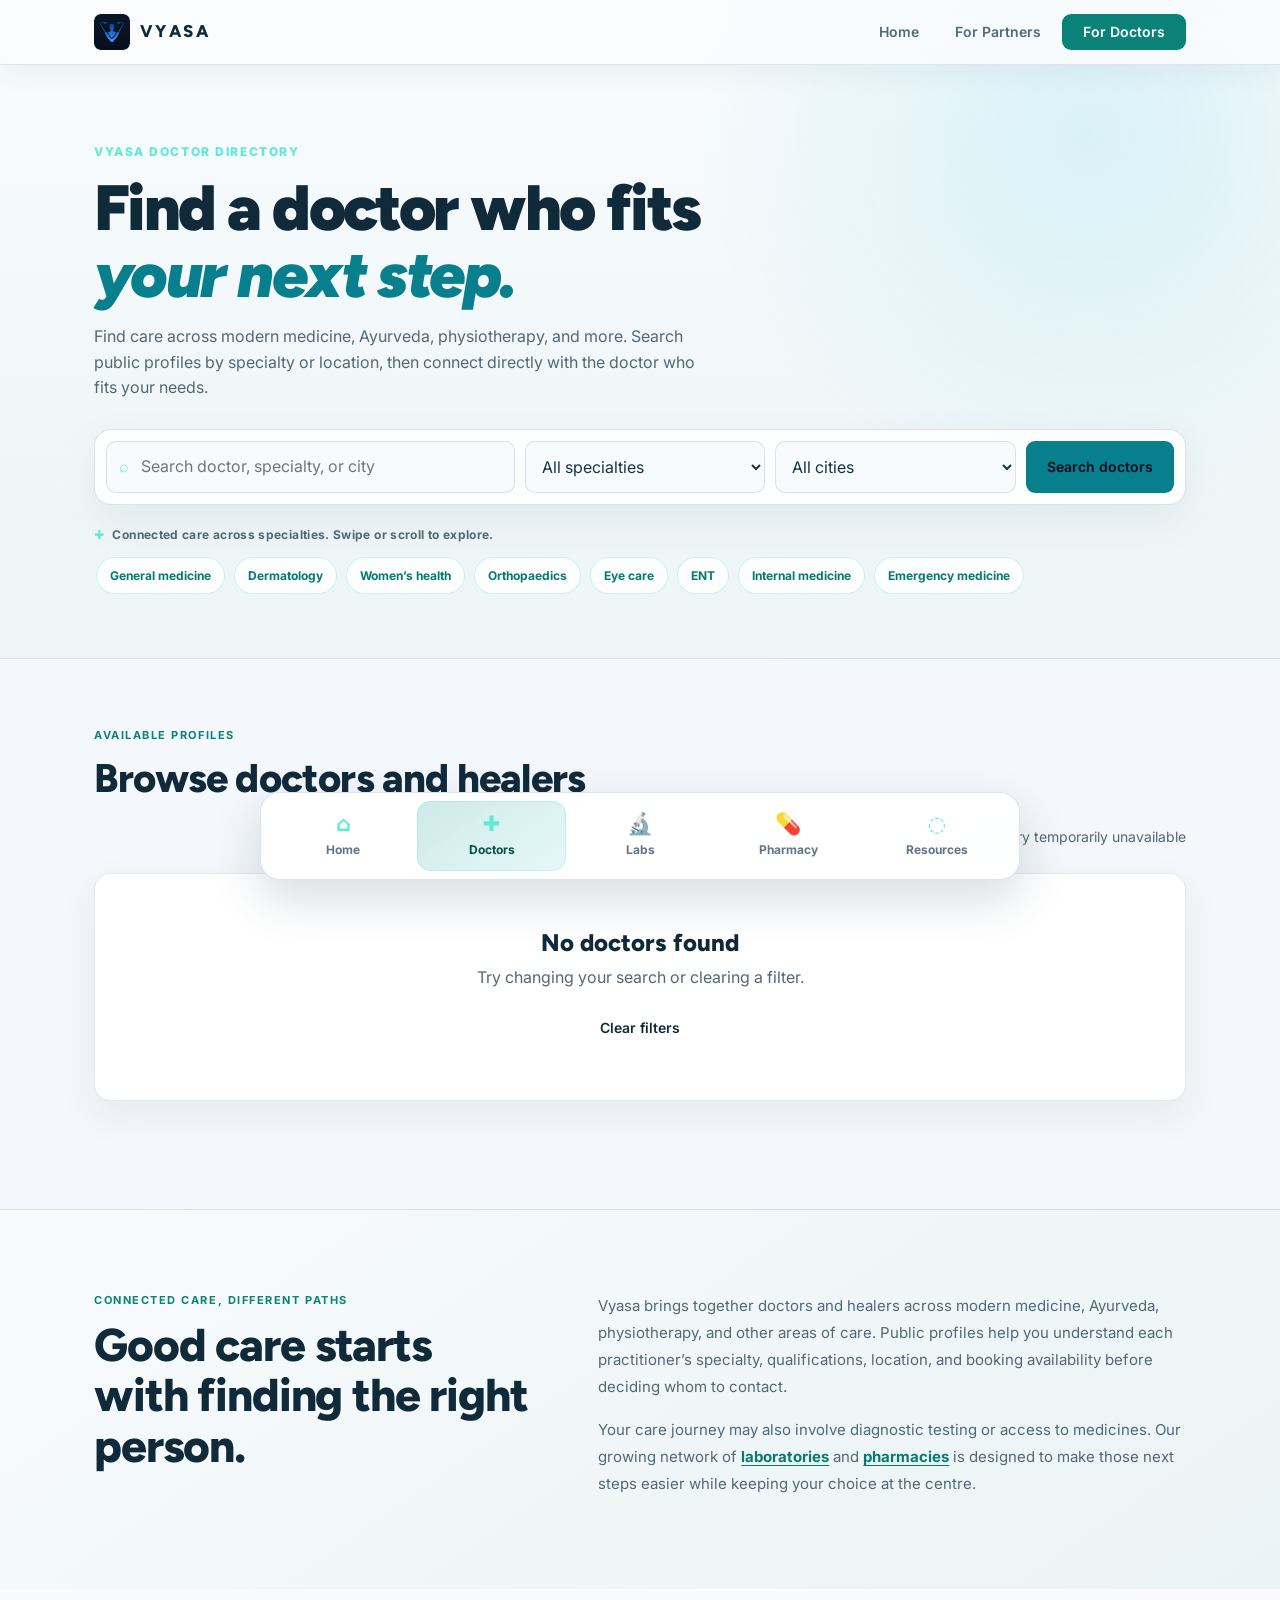
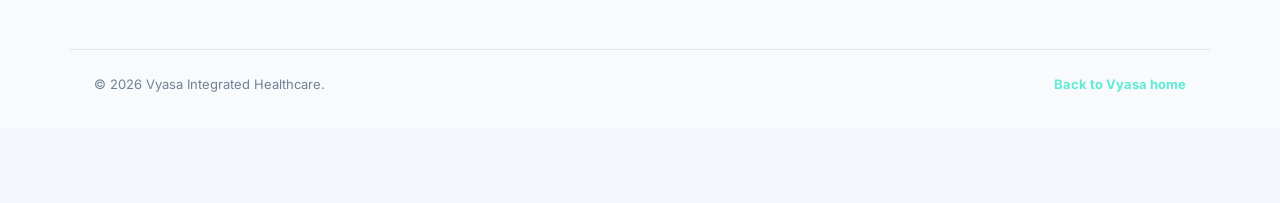
<file: doctors.html>
<!doctype html>
<html lang="en">
<head>
  <meta charset="UTF-8" />
  <meta name="viewport" content="width=device-width, initial-scale=1.0" />
  <title>Find Verified Doctors | Vyasa</title>
  <meta name="description" content="Search verified doctors by name, specialty, or city. Check booking availability and book directly through each doctor’s public Vyasa profile." />
  <meta name="robots" content="index, follow" />
  <link rel="canonical" href="https://www.vyasaa.com/doctors" />
  <meta property="og:title" content="Find Verified Doctors | Vyasa" />
  <meta property="og:description" content="Search doctors by specialty or city and book directly through public profiles." />
  <meta property="og:url" content="https://www.vyasaa.com/doctors" />
  <meta property="og:type" content="website" />
  <meta property="og:image" content="https://www.vyasaa.com/og-image.png" />
  <meta name="twitter:card" content="summary_large_image" />
  <meta name="twitter:title" content="Find Verified Doctors | Vyasa" />
  <meta name="twitter:description" content="Search verified doctors by specialty or city and book through their public profiles." />
  <meta name="twitter:image" content="https://www.vyasaa.com/og-image.png" />
  <link rel="preconnect" href="https://fonts.googleapis.com" />
  <link rel="preconnect" href="https://fonts.gstatic.com" crossorigin />
  <link href="https://fonts.googleapis.com/css2?family=Figtree:wght@400;500;600;700;800;900&family=Inter:wght@400;500;600&display=swap" rel="stylesheet" />
  <link rel="icon" href="/logo.svg" type="image/svg+xml" />
  <link rel="stylesheet" href="styles.css?v=20260725e" />
</head>
<body class="directory-page light-preview">
  <nav class="nav"><div class="nav-inner">
    <a href="/" class="logo" aria-label="Vyasa home"><img src="logo.svg" alt="Vyasa" class="logo-img" width="36" height="36" /><span class="logo-text">VYASA</span></a>
    <div class="nav-actions"><a href="/" class="btn btn-ghost nav-hide-sm">Home</a><a href="/labs" class="btn btn-ghost nav-hide-sm">For Partners</a><a href="https://app.vyasaa.com/login" class="btn btn-teal">For Doctors</a></div>
  </div></nav>

  <main>
    <section class="directory-hero"><div class="container">
      <p class="service-eyebrow">Vyasa doctor directory</p>
      <h1>Find a doctor who fits <em>your next step.</em></h1>
      <p>Find care across modern medicine, Ayurveda, physiotherapy, and more. Search public profiles by specialty or location, then connect directly with the doctor who fits your needs.</p>
      <form class="directory-filters" id="directory-form">
        <label class="directory-search"><span aria-hidden="true">⌕</span><input id="doctor-search" type="search" placeholder="Search doctor, specialty, or city" autocomplete="off" /></label>
        <select id="doctor-specialty" aria-label="Filter by specialty"><option value="">All specialties</option></select>
        <select id="doctor-city" aria-label="Filter by city"><option value="">All cities</option></select>
        <button type="submit" class="btn btn-primary">Search doctors</button>
      </form>
      <div class="specialty-ribbon">
        <p><span aria-hidden="true">✚</span> Connected care across specialties. Swipe or scroll to explore.</p>
        <div class="directory-pills" aria-label="Explore available specialties" id="specialty-ribbon">
          <div class="directory-pill-track">
            <div class="directory-pill-group">
              <a href="/doctors?specialty=General%20Medicine">General medicine</a>
              <a href="/doctors?specialty=Dermatology">Dermatology</a>
              <a href="/doctors?specialty=Obstetrics%20%26%20Gynaecology">Women’s health</a>
              <a href="/doctors?specialty=Orthopaedics">Orthopaedics</a>
              <a href="/doctors?specialty=Ophthalmology">Eye care</a>
              <a href="/doctors?specialty=ENT%20(Otorhinolaryngology)">ENT</a>
              <a href="/doctors?specialty=Internal%20Medicine">Internal medicine</a>
              <a href="/doctors?specialty=Emergency%20Medicine">Emergency medicine</a>
            </div>
          </div>
        </div>
      </div>
    </div></section>

    <section class="directory-results"><div class="container">
      <div class="directory-results-head"><div><p class="section-label">Available profiles</p><h2 class="section-title">Browse doctors and healers</h2></div><p id="doctor-count" aria-live="polite">Loading doctors…</p></div>
      <div class="doctor-listing" id="doctor-listing" aria-live="polite"></div>
      <div class="directory-empty" id="directory-empty" hidden><h2>No doctors found</h2><p>Try changing your search or clearing a filter.</p><button class="btn btn-outline" id="clear-directory" type="button">Clear filters</button></div>
    </div></section>

    <section class="partner-discovery" aria-labelledby="doctor-discovery-heading"><div class="container partner-discovery-grid">
      <div>
        <p class="section-label">Connected care, different paths</p>
        <h2 id="doctor-discovery-heading">Good care starts with finding the right person.</h2>
      </div>
      <div class="partner-discovery-copy">
        <p>Vyasa brings together doctors and healers across modern medicine, Ayurveda, physiotherapy, and other areas of care. Public profiles help you understand each practitioner’s specialty, qualifications, location, and booking availability before deciding whom to contact.</p>
        <p>Your care journey may also involve diagnostic testing or access to medicines. Our growing network of <a href="/labs">laboratories</a> and <a href="/pharmacy">pharmacies</a> is designed to make those next steps easier while keeping your choice at the centre.</p>
      </div>
    </div></section>
  </main>

  <nav class="care-dock" aria-label="Quick care navigation"><a href="/"><span aria-hidden="true">⌂</span>Home</a><a href="/doctors" aria-current="page"><span aria-hidden="true">✚</span>Doctors</a><a href="/labs"><span aria-hidden="true">🔬</span>Labs</a><a href="/pharmacy"><span aria-hidden="true">💊</span>Pharmacy</a><a href="https://health.vyasaa.com"><span aria-hidden="true">◌</span>Resources</a></nav>
  <footer class="footer service-footer"><div class="container footer-bottom"><span>© <script>document.write(new Date().getFullYear())</script> Vyasa Integrated Healthcare.</span><a href="/">Back to Vyasa home</a></div></footer>

  <script>
  (() => {
    const api = ['localhost','127.0.0.1'].includes(location.hostname) ? '/vyasa-api' : 'https://vyasa-os-backend.onrender.com';
    const portal = 'https://app.vyasaa.com';
    const search = document.querySelector('#doctor-search');
    const specialty = document.querySelector('#doctor-specialty');
    const city = document.querySelector('#doctor-city');
    const list = document.querySelector('#doctor-listing');
    const count = document.querySelector('#doctor-count');
    const empty = document.querySelector('#directory-empty');
    const esc = value => String(value ?? '').replace(/[&<>"]/g, c => ({'&':'&amp;','<':'&lt;','>':'&gt;','"':'&quot;'}[c]));
    const params = new URLSearchParams(location.search);
    let requestedSpecialty = params.get('specialty') || '';
    let requestedCity = params.get('city') || '';
    search.value = params.get('search') || '';
    const initials = name => String(name || 'D').replace(/^dr\.?\s*/i, '').split(/\s+/).filter(Boolean).map(x => x[0]).join('').slice(0,2).toUpperCase();
    const displayName = name => /^dr\.?\s/i.test(String(name || '')) ? String(name) : `Dr. ${name || 'Doctor'}`;
    const specialtyRibbon = document.querySelector('#specialty-ribbon');
    const specialtyLabels = {
      'Obstetrics & Gynaecology': 'Women’s health',
      'ENT (Otorhinolaryngology)': 'ENT',
      'Ophthalmology': 'Eye care',
      'Community Medicine / Public Health': 'Public health',
      'Family Medicine / General Practice': 'Family medicine',
      'Oral & Maxillofacial Surgery': 'Oral and facial surgery',
      'Pharmacy / Clinical Pharmacology': 'Clinical pharmacology',
    };
    const specialtyPriority = ['General Medicine', 'Ayurveda', 'Physiotherapy', 'Dermatology', 'Obstetrics & Gynaecology', 'Orthopaedics', 'Ophthalmology', 'ENT (Otorhinolaryngology)', 'Internal Medicine', 'Emergency Medicine'];
    const renderSpecialtyRibbon = values => {
      const unique = [...new Set(values.map(value => String(value).trim()).filter(Boolean))];
      unique.sort((a, b) => {
        const aRank = specialtyPriority.indexOf(a);
        const bRank = specialtyPriority.indexOf(b);
        if (aRank !== -1 || bRank !== -1) return (aRank === -1 ? 999 : aRank) - (bRank === -1 ? 999 : bRank);
        return a.localeCompare(b);
      });
      if (!unique.length) return;
      const links = unique.map(value => `<a href="/doctors?specialty=${encodeURIComponent(value)}">${esc(specialtyLabels[value] || value)}</a>`).join('');
      specialtyRibbon.innerHTML = `<div class="directory-pill-track"><div class="directory-pill-group">${links}</div></div>`;
    };
    const card = d => {
      const available = d.bookingOpen ?? d.acceptingPatients;
      const image = d.profilePhotoUrl ? `<img src="${esc(d.profilePhotoUrl)}" alt="${esc(displayName(d.name))}" loading="lazy">` : `<span>${initials(d.name)}</span>`;
      return `<article class="directory-card"><div class="directory-card-status">${d.yearsExperience ? `${esc(d.yearsExperience)}+ years experience` : 'Verified public profile'} <i>•</i> ${available ? 'Booking available' : 'View profile'}</div><div class="directory-card-body"><div class="directory-avatar">${image}</div><div class="directory-card-main"><h3>${esc(displayName(d.name))}</h3><p class="directory-specialty">${esc(d.specialty || 'Medical professional')}</p><p>${esc(d.qualification || '')}</p><p class="directory-location">⌖ ${esc([d.city,d.state].filter(Boolean).join(', ') || 'Location on profile')}</p>${d.timings ? `<p class="directory-availability">◷ ${esc(d.timings)}</p>` : ''}</div><div class="directory-card-action">${d.consultationFee ? `<strong>₹${esc(d.consultationFee)}</strong>` : ''}<a class="btn btn-primary" href="${portal}/dr/${encodeURIComponent(d.profileSlug)}">${available ? 'Book appointment' : 'View profile'} <span aria-hidden="true">→</span></a></div></div></article>`;
    };
    const setOptions = (el, values, label, selected) => { el.innerHTML = `<option value="">${label}</option>` + values.filter(Boolean).sort().map(v => `<option value="${esc(v)}"${v === selected ? ' selected' : ''}>${esc(v)}</option>`).join(''); };
    async function load() {
      list.innerHTML = '<div class="directory-loading">Finding doctors…</div>'.repeat(6); empty.hidden = true;
      const query = new URLSearchParams({ limit: '24' });
      if (search.value.trim()) query.set('search', search.value.trim());
      const activeSpecialty = specialty.value || requestedSpecialty;
      const activeCity = city.value || requestedCity;
      if (activeSpecialty) query.set('specialty', activeSpecialty);
      if (activeCity) query.set('city', activeCity);
      try {
        const response = await fetch(`${api}/public/doctors?${query}`);
        if (!response.ok) throw new Error();
        const data = await response.json(); const doctors = data.doctors || [];
        const availableSpecialties = data.filters?.specialties || [];
        setOptions(specialty, availableSpecialties, 'All specialties', activeSpecialty);
        renderSpecialtyRibbon(availableSpecialties);
        setOptions(city, data.filters?.cities || [], 'All cities', activeCity);
        requestedSpecialty = '';
        requestedCity = '';
        const visibleTotal = activeSpecialty || activeCity || search.value.trim() ? doctors.length : (data.total ?? doctors.length);
        count.textContent = `${visibleTotal} doctor${visibleTotal === 1 ? '' : 's'} found`;
        list.innerHTML = doctors.map(card).join('');
        empty.hidden = doctors.length > 0;
      } catch { list.innerHTML = ''; count.textContent = 'Directory temporarily unavailable'; empty.hidden = false; }
    }
    document.querySelector('#directory-form').addEventListener('submit', e => { e.preventDefault(); load(); });
    [specialty, city].forEach(el => el.addEventListener('change', load));
    document.querySelector('#clear-directory').addEventListener('click', () => { search.value=''; specialty.value=''; city.value=''; load(); });
    load();
  })();
  </script>
</body>
</html>
</file>
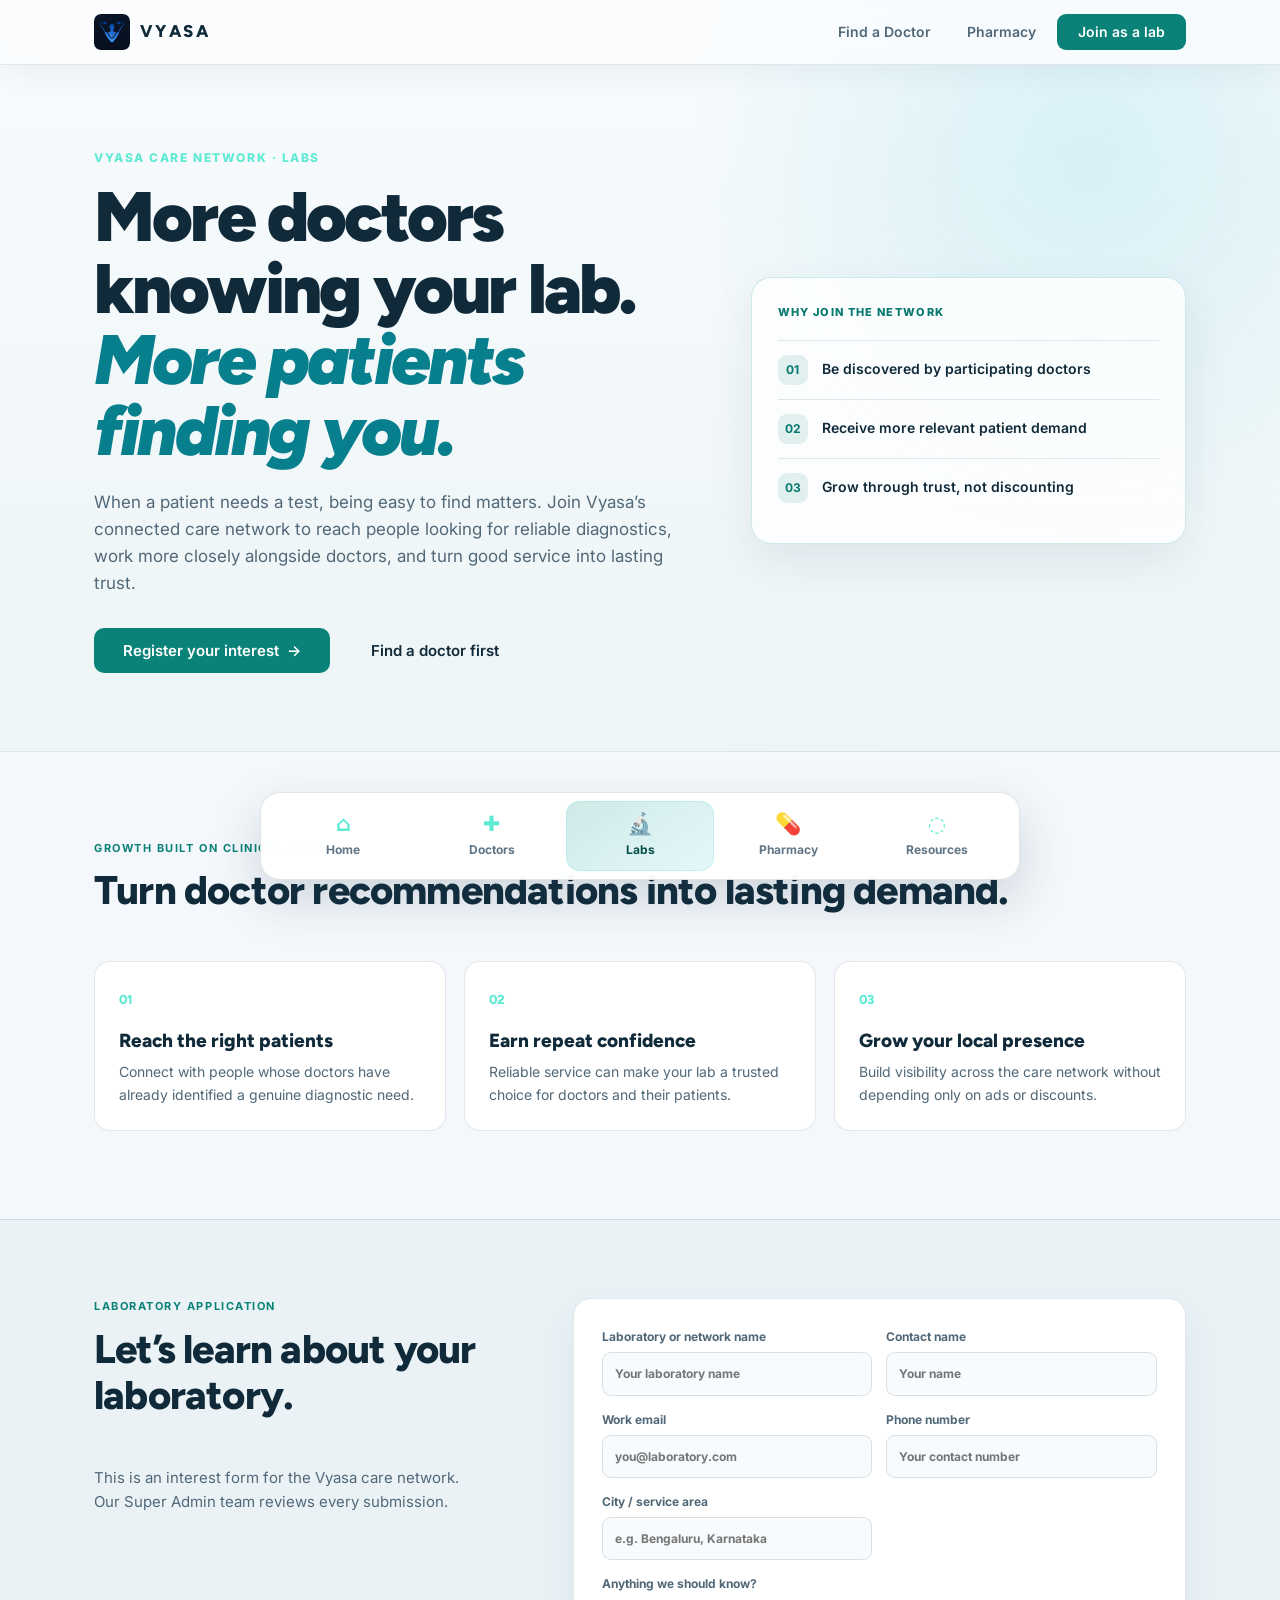
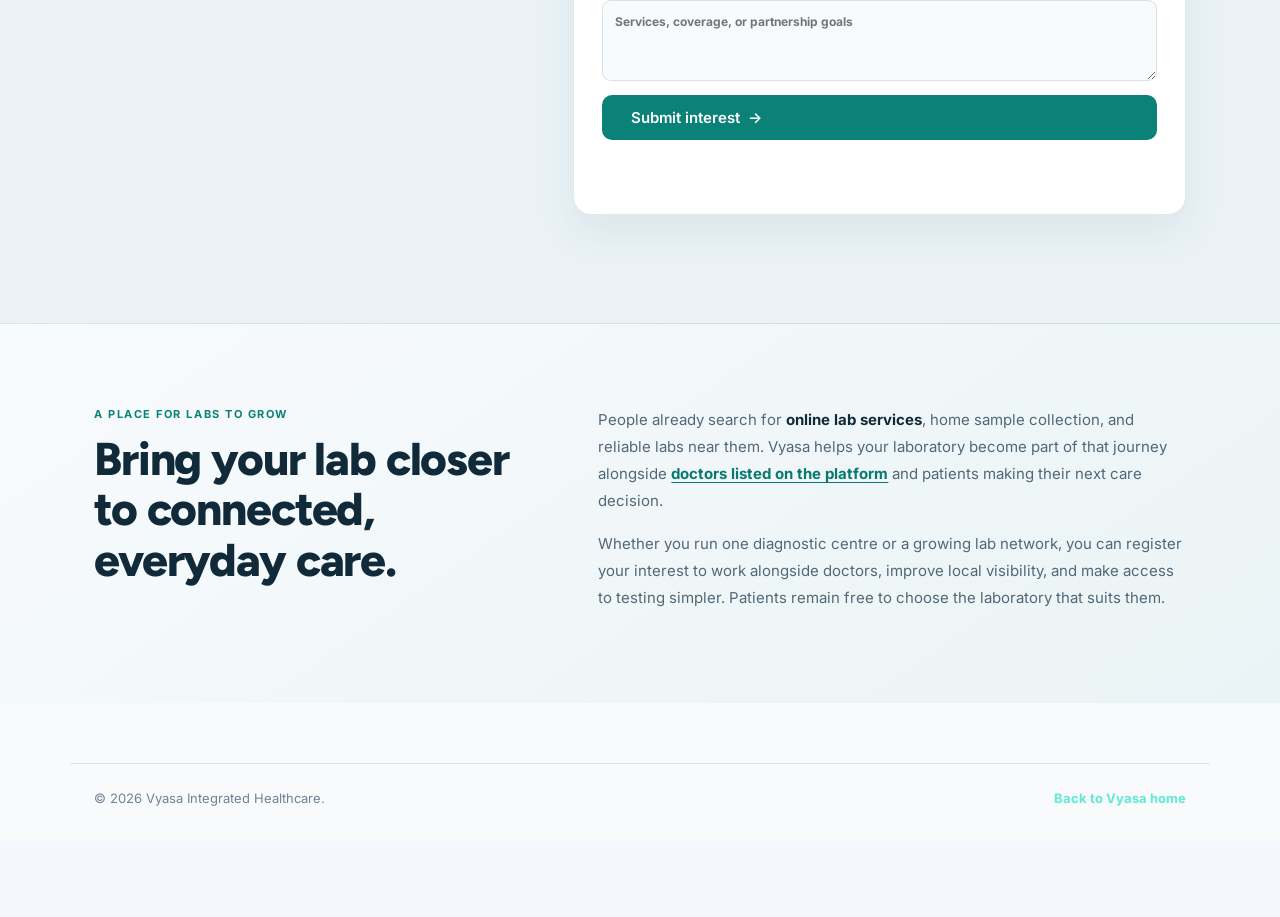
<file: labs.html>
<!doctype html>
<html lang="en">
<head>
  <meta charset="UTF-8" />
  <meta name="viewport" content="width=device-width, initial-scale=1.0" />
  <title>Laboratory Partners | Vyasa</title>
  <meta name="description" content="Bring your online lab services closer to doctors and patients. Join the Vyasa laboratory network and grow through trusted care connections." />
  <meta name="robots" content="index, follow" />
  <link rel="canonical" href="https://www.vyasaa.com/labs" />
  <meta property="og:type" content="website" />
  <meta property="og:url" content="https://www.vyasaa.com/labs" />
  <meta property="og:title" content="Laboratory Partners | Vyasa" />
  <meta property="og:description" content="Join the Vyasa laboratory network and build trusted connections with doctors and patients." />
  <meta property="og:image" content="https://www.vyasaa.com/og-image.png" />
  <meta name="twitter:card" content="summary_large_image" />
  <meta name="twitter:title" content="Laboratory Partners | Vyasa" />
  <meta name="twitter:description" content="Join the Vyasa laboratory network and build trusted connections with doctors and patients." />
  <meta name="twitter:image" content="https://www.vyasaa.com/og-image.png" />
  <link rel="preconnect" href="https://fonts.googleapis.com" />
  <link rel="preconnect" href="https://fonts.gstatic.com" crossorigin />
  <link href="https://fonts.googleapis.com/css2?family=Figtree:wght@400;500;600;700;800;900&family=Inter:wght@400;500;600&display=swap" rel="stylesheet" />
  <link rel="icon" href="/logo.svg" type="image/svg+xml" />
  <link rel="stylesheet" href="styles.css?v=20260725e" />
</head>
<body class="service-page light-preview">
  <nav class="nav"><div class="nav-inner">
    <a href="/" class="logo" aria-label="Vyasa home"><img src="logo.svg" alt="Vyasa" class="logo-img" width="36" height="36" /><span class="logo-text">VYASA</span></a>
    <div class="nav-actions">
      <a href="/doctors" class="btn btn-ghost nav-hide-sm">Find a Doctor</a>
      <a href="/pharmacy" class="btn btn-ghost nav-hide-sm">Pharmacy</a>
      <a href="#partner-form" class="btn btn-teal">Join as a lab</a>
    </div>
  </div></nav>

  <main>
    <section class="service-hero service-hero-labs">
      <div class="container service-hero-grid">
        <div>
          <p class="service-eyebrow">Vyasa care network · Labs</p>
          <h1>More doctors knowing your lab. <em>More patients finding you.</em></h1>
          <p>When a patient needs a test, being easy to find matters. Join Vyasa’s connected care network to reach people looking for reliable diagnostics, work more closely alongside doctors, and turn good service into lasting trust.</p>
          <div class="service-actions"><a href="#partner-form" class="btn btn-teal btn-lg">Register your interest <span aria-hidden="true">→</span></a><a href="/doctors" class="btn btn-outline btn-lg">Find a doctor first</a></div>
        </div>
        <aside class="service-summary" aria-label="Laboratory partner benefits">
          <span class="summary-label">Why join the network</span>
          <div><b>01</b><p>Be discovered by participating doctors</p></div>
          <div><b>02</b><p>Receive more relevant patient demand</p></div>
          <div><b>03</b><p>Grow through trust, not discounting</p></div>
        </aside>
      </div>
    </section>

    <section class="service-steps"><div class="container">
      <p class="section-label">Growth built on clinical trust</p>
      <h2 class="section-title">Turn doctor recommendations into lasting demand.</h2>
      <div class="service-step-grid">
        <article><span>01</span><h3>Reach the right patients</h3><p>Connect with people whose doctors have already identified a genuine diagnostic need.</p></article>
        <article><span>02</span><h3>Earn repeat confidence</h3><p>Reliable service can make your lab a trusted choice for doctors and their patients.</p></article>
        <article><span>03</span><h3>Grow your local presence</h3><p>Build visibility across the care network without depending only on ads or discounts.</p></article>
      </div>
    </div></section>

    <section class="service-form-section" id="partner-form"><div class="container service-form-layout">
      <div><p class="section-label">Laboratory application</p><h2 class="section-title">Let’s learn about your laboratory.</h2><p class="service-form-copy">This is an interest form for the Vyasa care network. Our Super Admin team reviews every submission.</p></div>
      <form class="service-form" data-partner="lab">
        <label>Laboratory or network name<input name="organisation" required placeholder="Your laboratory name" /></label>
        <label>Contact name<input name="name" required placeholder="Your name" /></label>
        <label>Work email<input name="email" required type="email" placeholder="you@laboratory.com" /></label>
        <label>Phone number<input name="phone" required type="tel" inputmode="tel" placeholder="Your contact number" /></label>
        <label>City / service area<input name="location" required placeholder="e.g. Bengaluru, Karnataka" /></label>
        <label>Anything we should know?<textarea name="note" rows="3" placeholder="Services, coverage, or partnership goals"></textarea></label>
        <button class="btn btn-teal btn-lg" type="submit">Submit interest <span aria-hidden="true">→</span></button>
        <p class="form-status" aria-live="polite"></p>
      </form>
    </div></section>

    <section class="partner-discovery" aria-labelledby="lab-discovery-heading"><div class="container partner-discovery-grid">
      <div>
        <p class="section-label">A place for labs to grow</p>
        <h2 id="lab-discovery-heading">Bring your lab closer to connected, everyday care.</h2>
      </div>
      <div class="partner-discovery-copy">
        <p>People already search for <strong>online lab services</strong>, home sample collection, and reliable labs near them. Vyasa helps your laboratory become part of that journey alongside <a href="/doctors">doctors listed on the platform</a> and patients making their next care decision.</p>
        <p>Whether you run one diagnostic centre or a growing lab network, you can register your interest to work alongside doctors, improve local visibility, and make access to testing simpler. Patients remain free to choose the laboratory that suits them.</p>
      </div>
    </div></section>
  </main>

  <nav class="care-dock" aria-label="Quick care navigation"><a href="/"><span aria-hidden="true">⌂</span>Home</a><a href="/doctors"><span aria-hidden="true">✚</span>Doctors</a><a href="/labs" aria-current="page"><span aria-hidden="true">🔬</span>Labs</a><a href="/pharmacy"><span aria-hidden="true">💊</span>Pharmacy</a><a href="https://health.vyasaa.com"><span aria-hidden="true">◌</span>Resources</a></nav>
  <footer class="footer service-footer"><div class="container footer-bottom"><span>© <script>document.write(new Date().getFullYear())</script> Vyasa Integrated Healthcare.</span><a href="/">Back to Vyasa home</a></div></footer>
  <script>
    const form = document.querySelector('[data-partner]');
    form.addEventListener('submit', async event => {
      event.preventDefault();
      const status = form.querySelector('.form-status');
      const submit = form.querySelector('button[type="submit"]');
      const data = new FormData(form);
      submit.disabled = true;
      status.textContent = 'Submitting your interest…';
      try {
        const apiBase = ['localhost', '127.0.0.1'].includes(window.location.hostname)
          ? '/vyasa-api'
          : 'https://vyasa-os-backend.onrender.com';
        const response = await fetch(`${apiBase}/public/partner-applications`, {
          method: 'POST', headers: { 'Content-Type': 'application/json' },
          body: JSON.stringify({ partnerType: 'lab', organisation: data.get('organisation'), contactName: data.get('name'), email: data.get('email'), phone: data.get('phone'), location: data.get('location'), note: data.get('note') }),
        });
        const result = await response.json().catch(() => ({}));
        if (!response.ok) throw new Error(result.error || 'Unable to submit your interest.');
        status.textContent = 'Thank you for your interest. The Vyasa team will contact you soon.';
        form.reset();
      } catch (error) {
        status.textContent = error.message || 'Unable to submit your interest. Please try again.';
      } finally { submit.disabled = false; }
    });
  </script>
</body>
</html>
</file>
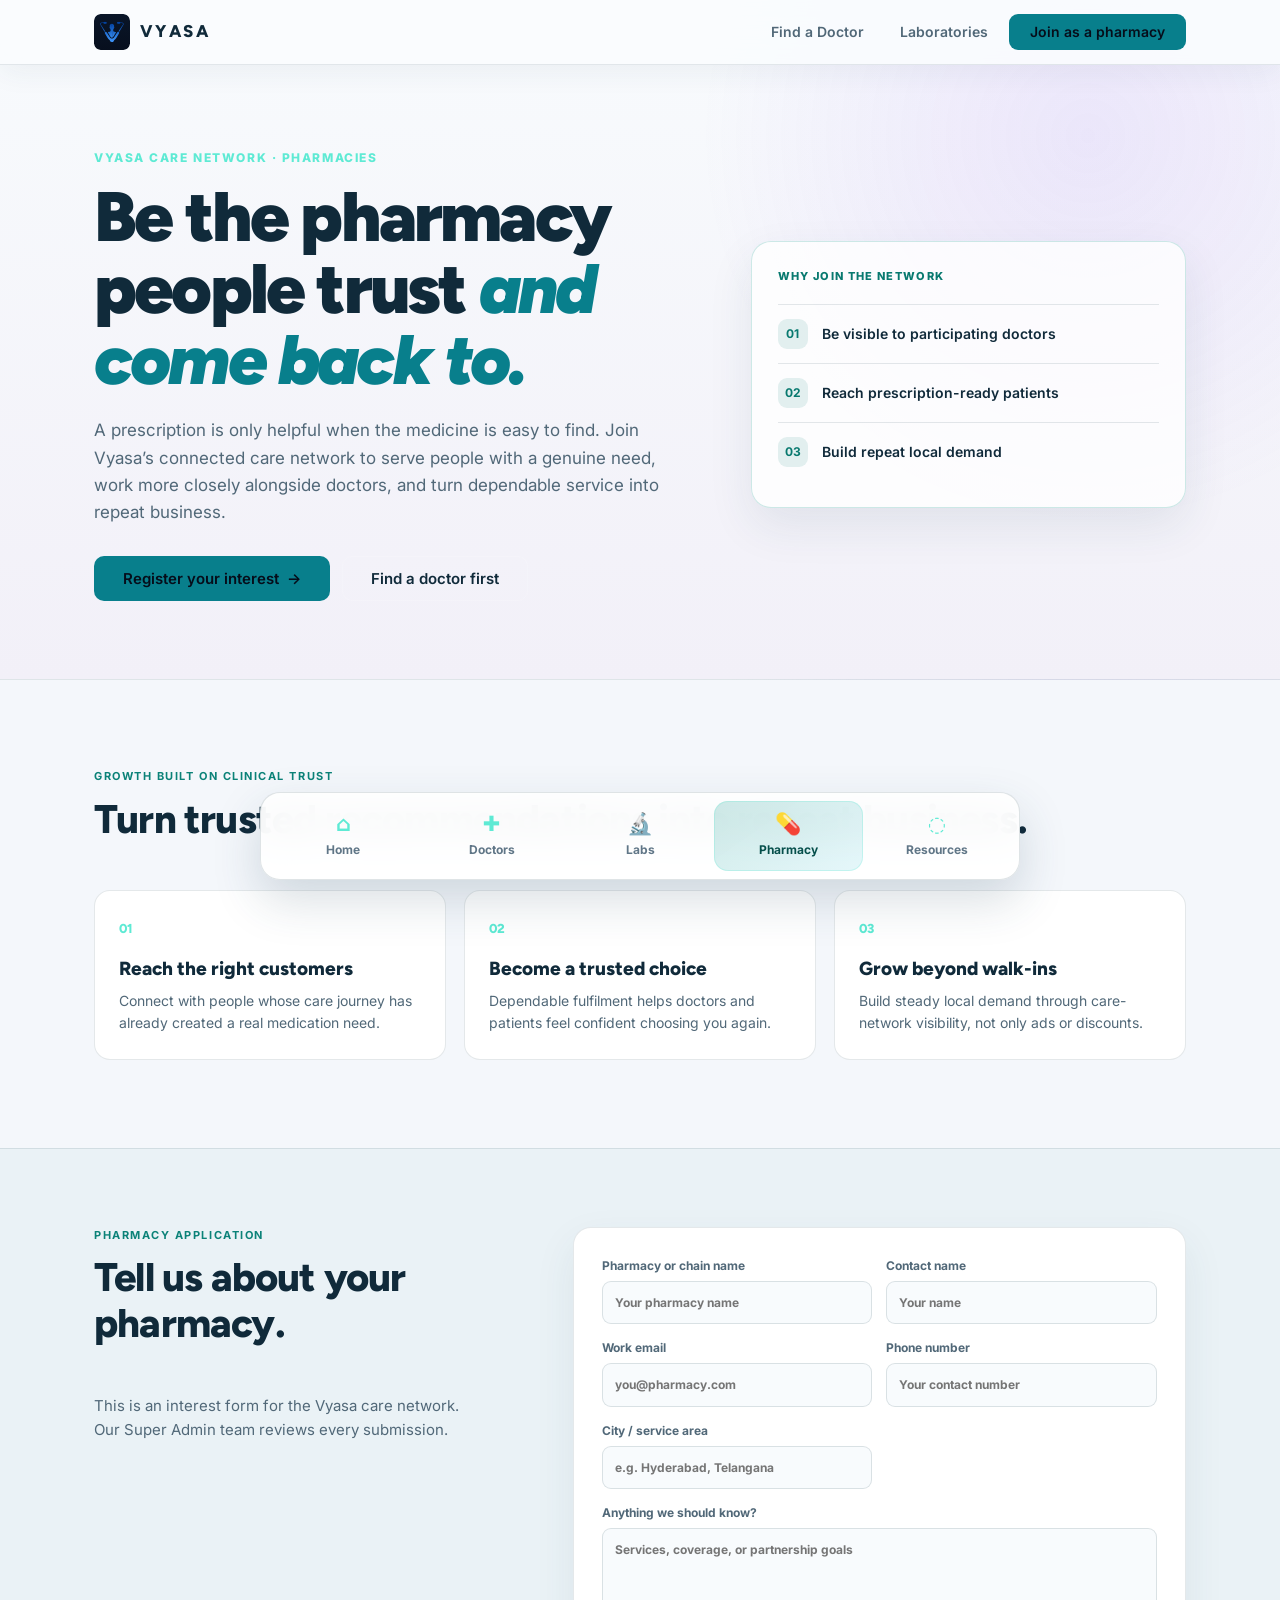
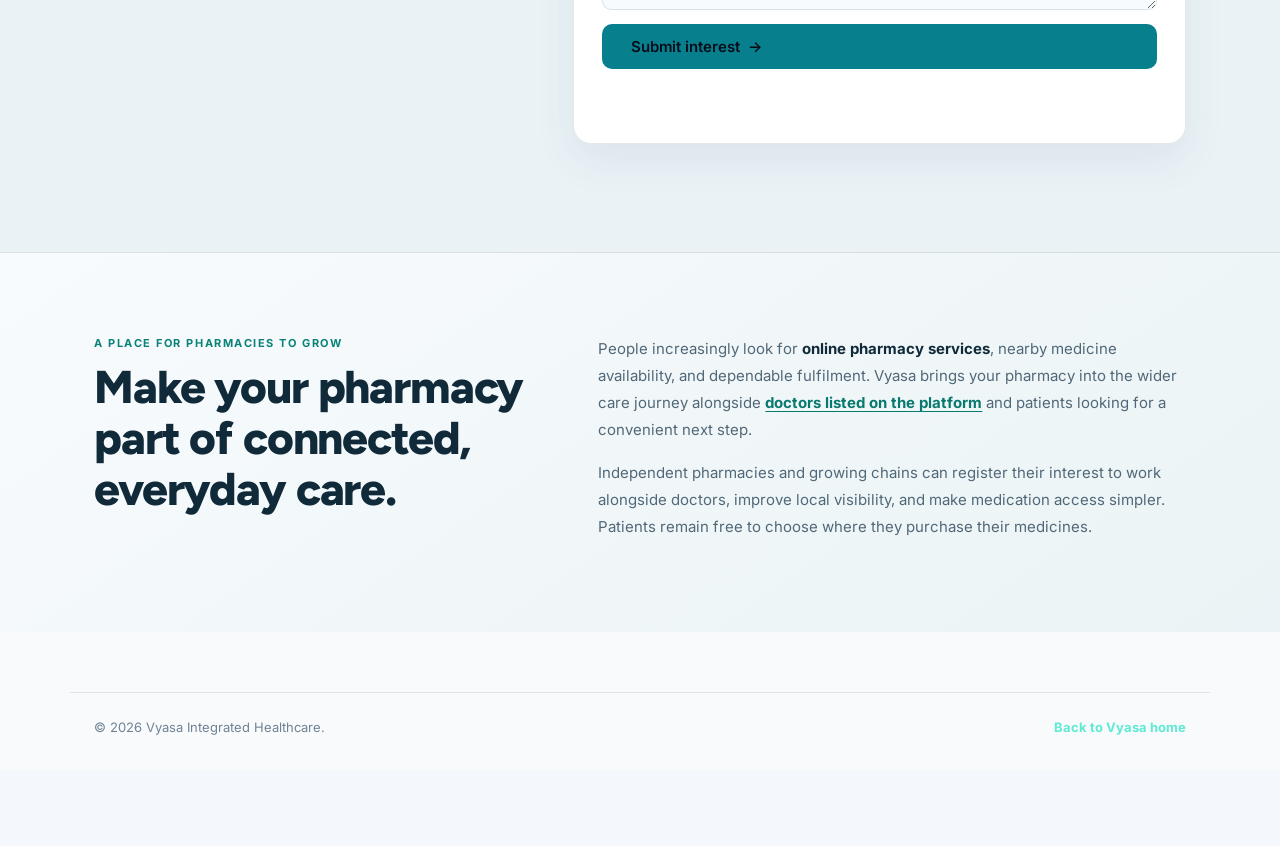
<file: pharmacy.html>
<!doctype html>
<html lang="en">
<head>
  <meta charset="UTF-8" />
  <meta name="viewport" content="width=device-width, initial-scale=1.0" />
  <title>Pharmacy Partners | Vyasa</title>
  <meta name="description" content="Bring your pharmacy closer to doctors and prescription-ready patients. Join the Vyasa pharmacy network and build trusted local demand." />
  <meta name="robots" content="index, follow" />
  <link rel="canonical" href="https://www.vyasaa.com/pharmacy" />
  <meta property="og:type" content="website" />
  <meta property="og:url" content="https://www.vyasaa.com/pharmacy" />
  <meta property="og:title" content="Pharmacy Partners | Vyasa" />
  <meta property="og:description" content="Join the Vyasa pharmacy network and connect with doctors and prescription-ready patients." />
  <meta property="og:image" content="https://www.vyasaa.com/og-image.png" />
  <meta name="twitter:card" content="summary_large_image" />
  <meta name="twitter:title" content="Pharmacy Partners | Vyasa" />
  <meta name="twitter:description" content="Join the Vyasa pharmacy network and connect with doctors and prescription-ready patients." />
  <meta name="twitter:image" content="https://www.vyasaa.com/og-image.png" />
  <link rel="preconnect" href="https://fonts.googleapis.com" />
  <link rel="preconnect" href="https://fonts.gstatic.com" crossorigin />
  <link href="https://fonts.googleapis.com/css2?family=Figtree:wght@400;500;600;700;800;900&family=Inter:wght@400;500;600&display=swap" rel="stylesheet" />
  <link rel="icon" href="/logo.svg" type="image/svg+xml" />
  <link rel="stylesheet" href="styles.css?v=20260725e" />
</head>
<body class="service-page light-preview">
  <nav class="nav"><div class="nav-inner">
    <a href="/" class="logo" aria-label="Vyasa home"><img src="logo.svg" alt="Vyasa" class="logo-img" width="36" height="36" /><span class="logo-text">VYASA</span></a>
    <div class="nav-actions">
      <a href="/doctors" class="btn btn-ghost nav-hide-sm">Find a Doctor</a>
      <a href="/labs" class="btn btn-ghost nav-hide-sm">Laboratories</a>
      <a href="#partner-form" class="btn btn-primary">Join as a pharmacy</a>
    </div>
  </div></nav>

  <main>
    <section class="service-hero service-hero-pharmacy">
      <div class="container service-hero-grid">
        <div>
          <p class="service-eyebrow">Vyasa care network · Pharmacies</p>
          <h1>Be the pharmacy people trust <em>and come back to.</em></h1>
          <p>A prescription is only helpful when the medicine is easy to find. Join Vyasa’s connected care network to serve people with a genuine need, work more closely alongside doctors, and turn dependable service into repeat business.</p>
          <div class="service-actions"><a href="#partner-form" class="btn btn-primary btn-lg">Register your interest <span aria-hidden="true">→</span></a><a href="/doctors" class="btn btn-outline btn-lg">Find a doctor first</a></div>
        </div>
        <aside class="service-summary" aria-label="Pharmacy partner benefits">
          <span class="summary-label">Why join the network</span>
          <div><b>01</b><p>Be visible to participating doctors</p></div>
          <div><b>02</b><p>Reach prescription-ready patients</p></div>
          <div><b>03</b><p>Build repeat local demand</p></div>
        </aside>
      </div>
    </section>

    <section class="service-steps"><div class="container">
      <p class="section-label">Growth built on clinical trust</p>
      <h2 class="section-title">Turn trusted recommendations into repeat business.</h2>
      <div class="service-step-grid">
        <article><span>01</span><h3>Reach the right customers</h3><p>Connect with people whose care journey has already created a real medication need.</p></article>
        <article><span>02</span><h3>Become a trusted choice</h3><p>Dependable fulfilment helps doctors and patients feel confident choosing you again.</p></article>
        <article><span>03</span><h3>Grow beyond walk-ins</h3><p>Build steady local demand through care-network visibility, not only ads or discounts.</p></article>
      </div>
    </div></section>

    <section class="service-form-section" id="partner-form"><div class="container service-form-layout">
      <div><p class="section-label">Pharmacy application</p><h2 class="section-title">Tell us about your pharmacy.</h2><p class="service-form-copy">This is an interest form for the Vyasa care network. Our Super Admin team reviews every submission.</p></div>
      <form class="service-form" data-partner="pharmacy">
        <label>Pharmacy or chain name<input name="organisation" required placeholder="Your pharmacy name" /></label>
        <label>Contact name<input name="name" required placeholder="Your name" /></label>
        <label>Work email<input name="email" required type="email" placeholder="you@pharmacy.com" /></label>
        <label>Phone number<input name="phone" required type="tel" inputmode="tel" placeholder="Your contact number" /></label>
        <label>City / service area<input name="location" required placeholder="e.g. Hyderabad, Telangana" /></label>
        <label>Anything we should know?<textarea name="note" rows="3" placeholder="Services, coverage, or partnership goals"></textarea></label>
        <button class="btn btn-primary btn-lg" type="submit">Submit interest <span aria-hidden="true">→</span></button>
        <p class="form-status" aria-live="polite"></p>
      </form>
    </div></section>

    <section class="partner-discovery" aria-labelledby="pharmacy-discovery-heading"><div class="container partner-discovery-grid">
      <div>
        <p class="section-label">A place for pharmacies to grow</p>
        <h2 id="pharmacy-discovery-heading">Make your pharmacy part of connected, everyday care.</h2>
      </div>
      <div class="partner-discovery-copy">
        <p>People increasingly look for <strong>online pharmacy services</strong>, nearby medicine availability, and dependable fulfilment. Vyasa brings your pharmacy into the wider care journey alongside <a href="/doctors">doctors listed on the platform</a> and patients looking for a convenient next step.</p>
        <p>Independent pharmacies and growing chains can register their interest to work alongside doctors, improve local visibility, and make medication access simpler. Patients remain free to choose where they purchase their medicines.</p>
      </div>
    </div></section>
  </main>

  <nav class="care-dock" aria-label="Quick care navigation"><a href="/"><span aria-hidden="true">⌂</span>Home</a><a href="/doctors"><span aria-hidden="true">✚</span>Doctors</a><a href="/labs"><span aria-hidden="true">🔬</span>Labs</a><a href="/pharmacy" aria-current="page"><span aria-hidden="true">💊</span>Pharmacy</a><a href="https://health.vyasaa.com"><span aria-hidden="true">◌</span>Resources</a></nav>
  <footer class="footer service-footer"><div class="container footer-bottom"><span>© <script>document.write(new Date().getFullYear())</script> Vyasa Integrated Healthcare.</span><a href="/">Back to Vyasa home</a></div></footer>
  <script>
    const form = document.querySelector('[data-partner]');
    form.addEventListener('submit', async event => {
      event.preventDefault();
      const status = form.querySelector('.form-status');
      const submit = form.querySelector('button[type="submit"]');
      const data = new FormData(form);
      submit.disabled = true;
      status.textContent = 'Submitting your interest…';
      try {
        const apiBase = ['localhost', '127.0.0.1'].includes(window.location.hostname)
          ? '/vyasa-api'
          : 'https://vyasa-os-backend.onrender.com';
        const response = await fetch(`${apiBase}/public/partner-applications`, {
          method: 'POST', headers: { 'Content-Type': 'application/json' },
          body: JSON.stringify({ partnerType: 'pharmacy', organisation: data.get('organisation'), contactName: data.get('name'), email: data.get('email'), phone: data.get('phone'), location: data.get('location'), note: data.get('note') }),
        });
        const result = await response.json().catch(() => ({}));
        if (!response.ok) throw new Error(result.error || 'Unable to submit your interest.');
        status.textContent = 'Thank you for your interest. The Vyasa team will contact you soon.';
        form.reset();
      } catch (error) {
        status.textContent = error.message || 'Unable to submit your interest. Please try again.';
      } finally { submit.disabled = false; }
    });
  </script>
</body>
</html>
</file>
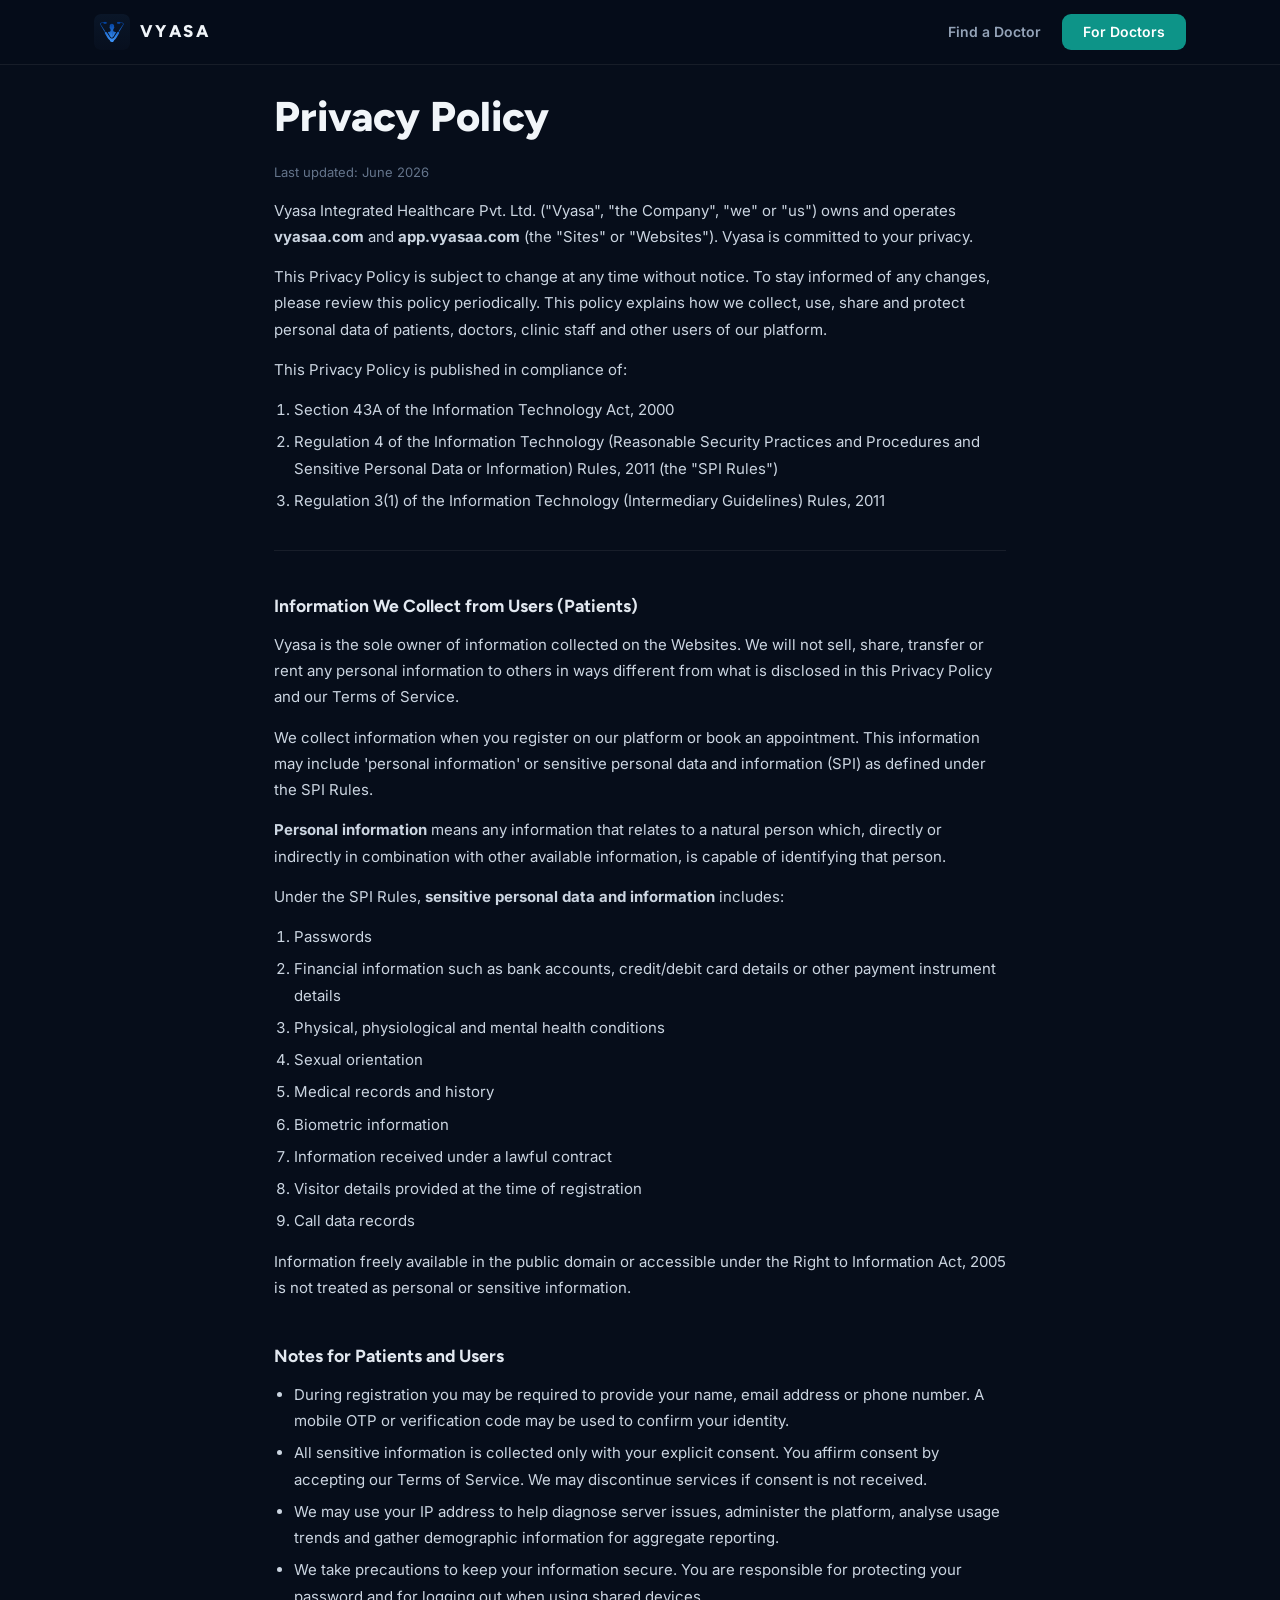
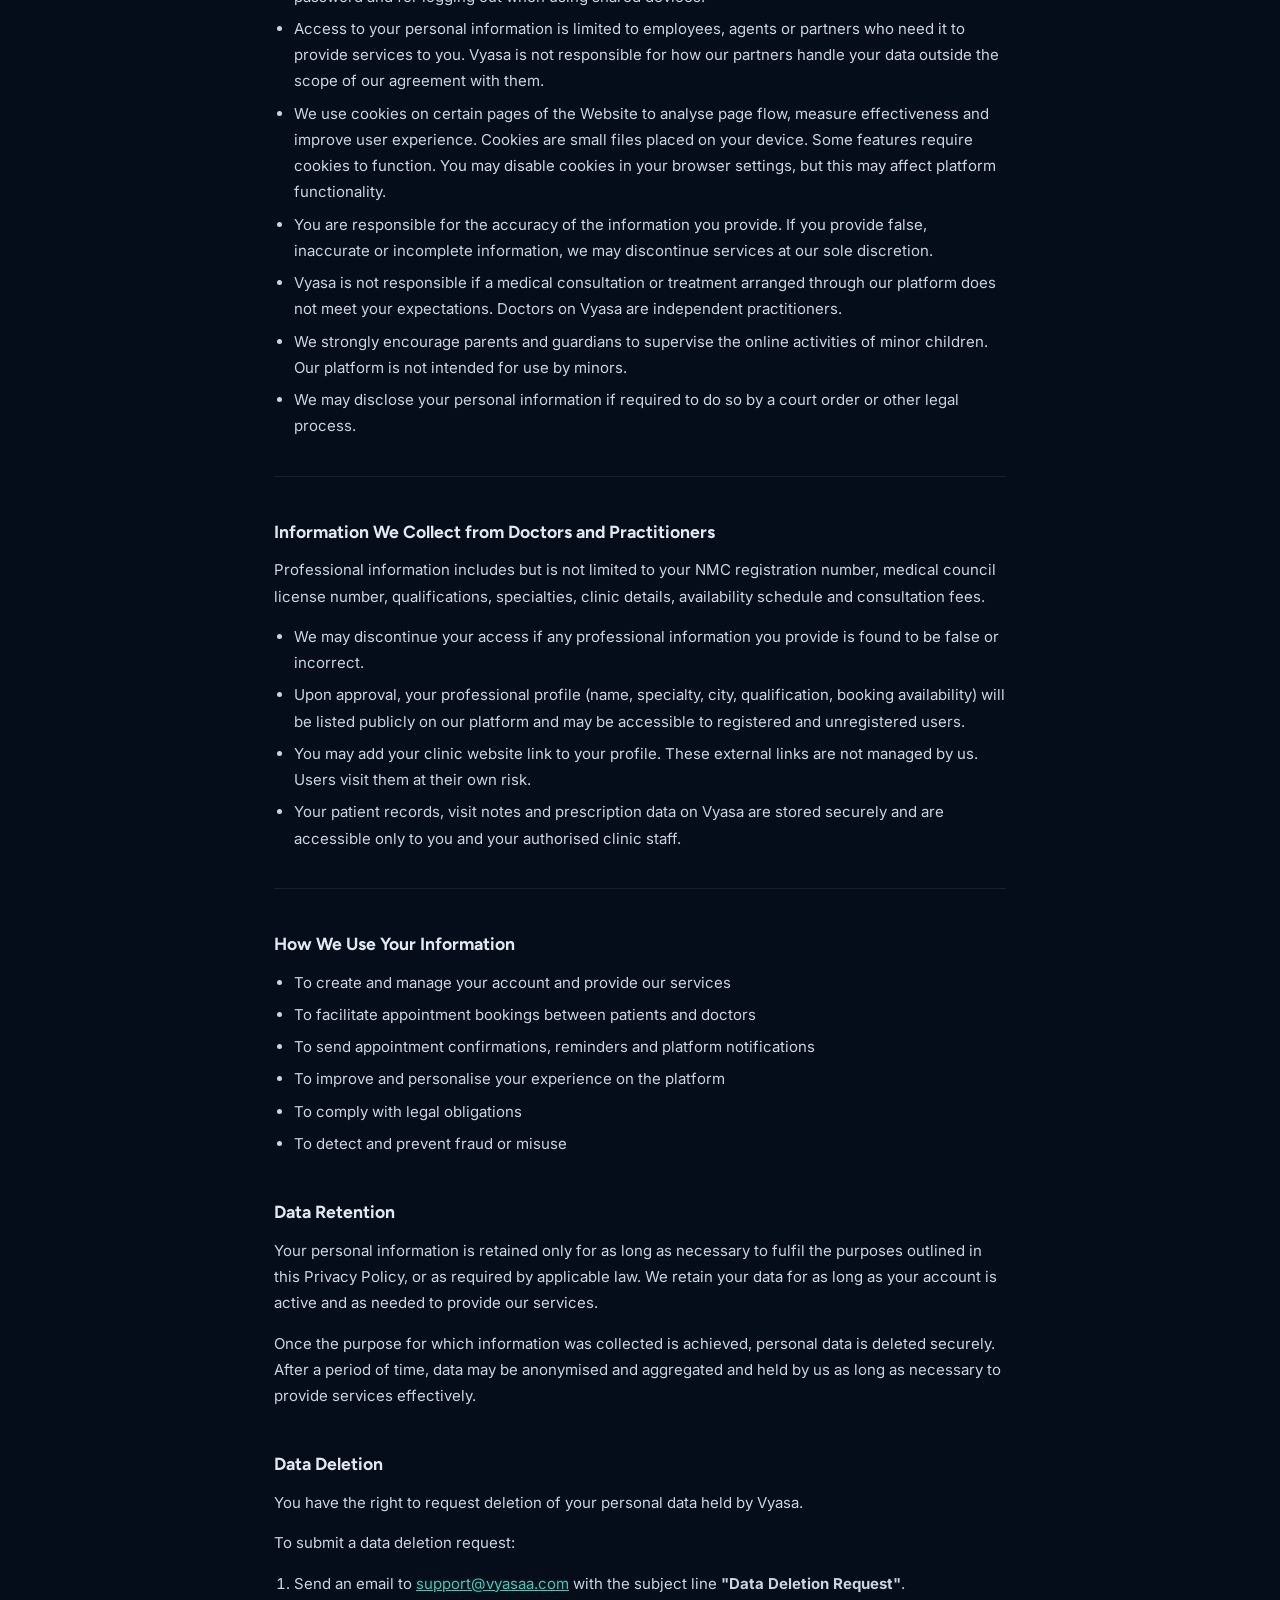
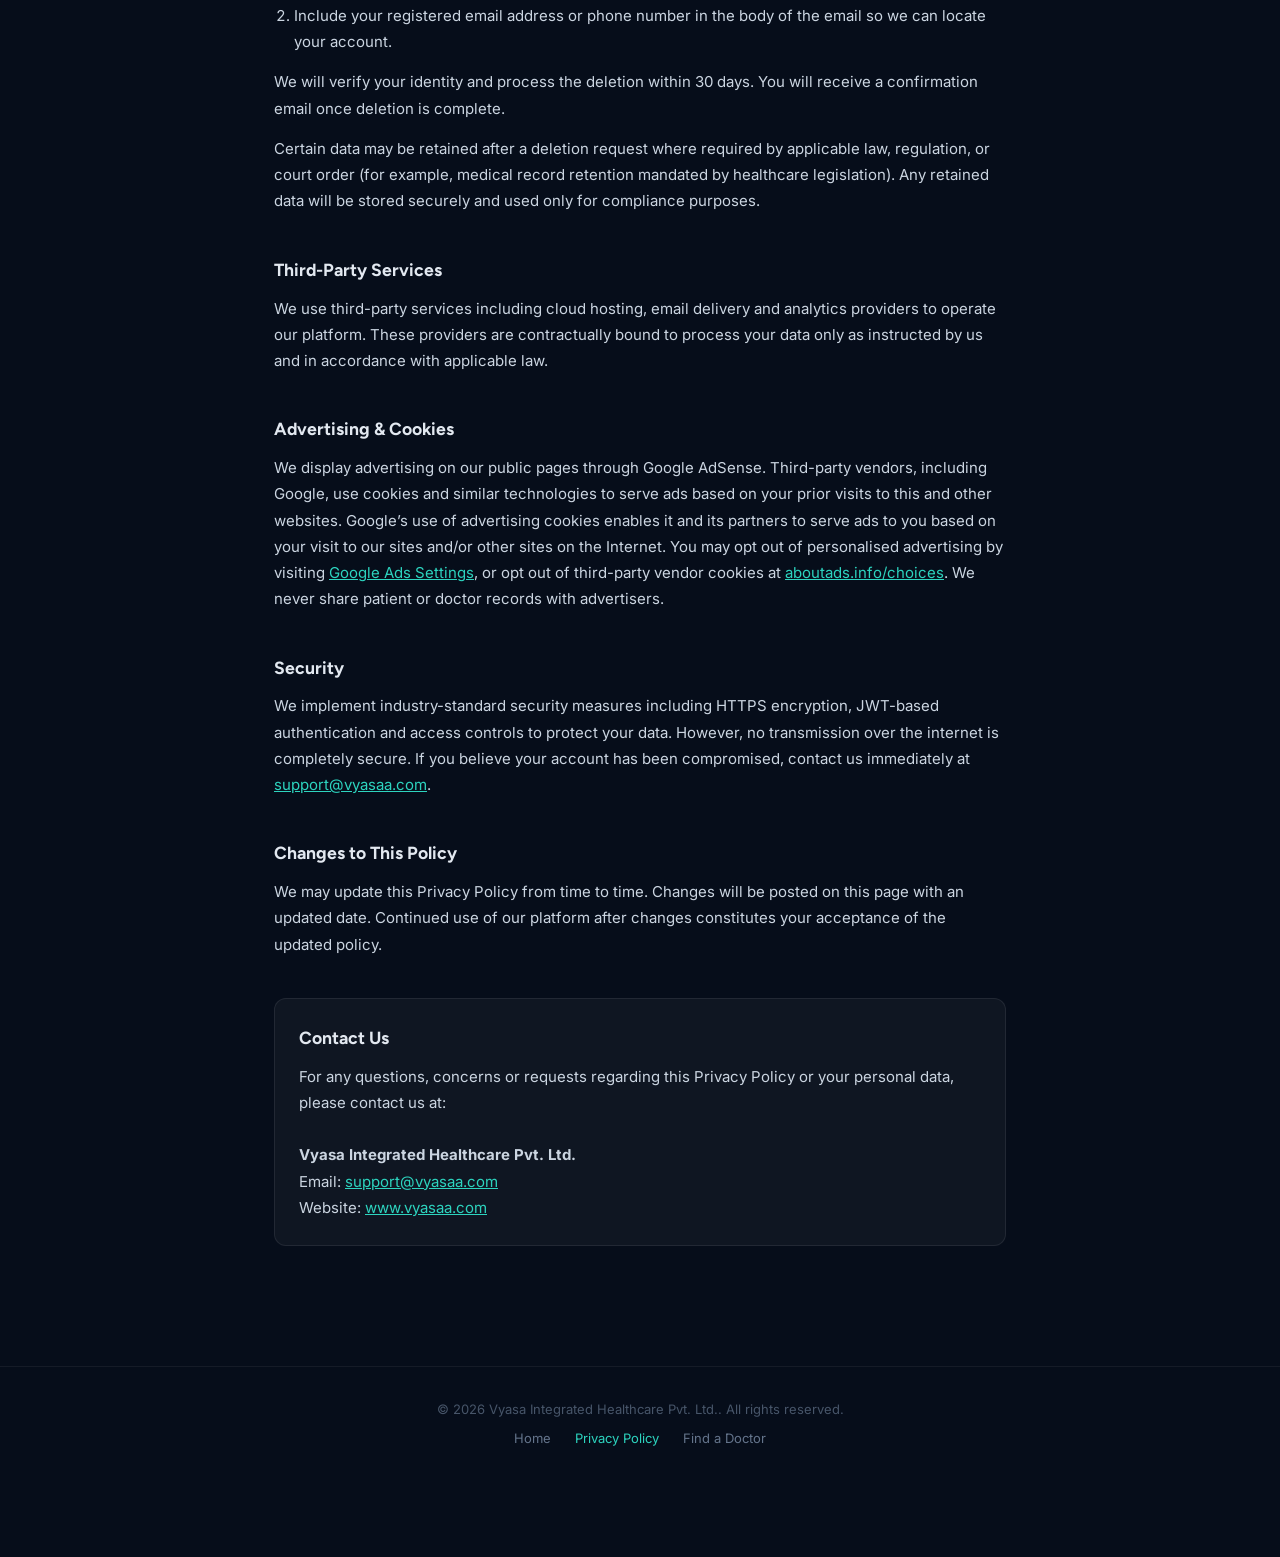
<file: privacy.html>
<!DOCTYPE html>
<html lang="en-IN">
<head>
  <meta charset="UTF-8" />
  <meta name="viewport" content="width=device-width, initial-scale=1.0" />
  <title>Privacy Policy | Vyasa Integrated Healthcare</title>
  <meta name="description" content="Privacy Policy for Vyasa Integrated Healthcare, including how we collect, use, and protect personal information under Indian IT law." />
  <meta name="robots" content="index, follow" />
  <link rel="canonical" href="https://www.vyasaa.com/privacy" />
  <meta name="geo.region" content="IN" />
  <meta property="og:type" content="website" />
  <meta property="og:url" content="https://www.vyasaa.com/privacy" />
  <meta property="og:title" content="Privacy Policy | Vyasa Integrated Healthcare" />
  <meta property="og:site_name" content="Vyasa Integrated Healthcare" />
  <meta name="theme-color" content="#060d1a" />
  <link rel="preconnect" href="https://fonts.googleapis.com" />
  <link rel="preconnect" href="https://fonts.gstatic.com" crossorigin />
  <link href="https://fonts.googleapis.com/css2?family=Figtree:wght@400;500;600;700;800;900&family=Inter:wght@400;500;600&display=swap" rel="stylesheet" />
  <link rel="icon" href="/logo.svg" type="image/svg+xml" />
  <link rel="icon" href="/logo.png" type="image/png" sizes="192x192" />
  <link rel="apple-touch-icon" href="/logo.png" />
  <link rel="stylesheet" href="styles.css?v=20260725e" />
  <style>
    .policy-wrap {
      max-width: 780px;
      margin: 0 auto;
      padding: 80px 24px 120px;
      color: #cbd5e1;
      font-family: 'Inter', sans-serif;
      font-size: 15px;
      line-height: 1.75;
    }
    .policy-wrap h1 {
      font-family: 'Figtree', sans-serif;
      font-size: clamp(1.8rem, 4vw, 2.6rem);
      font-weight: 800;
      color: #f1f5f9;
      margin-bottom: 8px;
    }
    .policy-date {
      font-size: 13px;
      color: #64748b;
      margin-bottom: 48px;
    }
    .policy-wrap h2 {
      font-family: 'Figtree', sans-serif;
      font-size: 1.1rem;
      font-weight: 700;
      color: #e2e8f0;
      margin-top: 40px;
      margin-bottom: 10px;
    }
    .policy-wrap p { margin-bottom: 14px; }
    .policy-wrap ol, .policy-wrap ul {
      padding-left: 20px;
      margin-bottom: 14px;
    }
    .policy-wrap li { margin-bottom: 6px; }
    .policy-wrap a { color: #2dd4bf; text-decoration: underline; }
    .policy-wrap a:hover { color: #5eead4; }
    .policy-divider {
      border: none;
      border-top: 1px solid rgba(255,255,255,0.07);
      margin: 36px 0;
    }
    .policy-contact {
      background: rgba(255,255,255,0.04);
      border: 1px solid rgba(255,255,255,0.08);
      border-radius: 12px;
      padding: 24px;
      margin-top: 40px;
    }
    .policy-contact p { margin: 0; }
  </style>
</head>
<body>

  <!-- NAV -->
  <nav class="nav">
    <div class="nav-inner">
      <a href="/" class="logo" aria-label="Vyasa home">
        <img src="logo.svg" alt="Vyasa" class="logo-img" width="36" height="36" />
        <span class="logo-text">VYASA</span>
      </a>
      <div class="nav-actions">
        <a href="/#sec-doctors" class="btn btn-ghost nav-hide-sm">Find a Doctor</a>
        <a href="https://app.vyasaa.com/login" target="_blank" rel="noopener noreferrer" class="btn btn-teal nav-for-doctors">
          For Doctors
        </a>
      </div>
    </div>
  </nav>

  <main class="policy-wrap">
    <h1>Privacy Policy</h1>
    <p class="policy-date">Last updated: June 2026</p>

    <p>
      Vyasa Integrated Healthcare Pvt. Ltd. ("Vyasa", "the Company", "we" or "us") owns and operates
      <strong>vyasaa.com</strong> and <strong>app.vyasaa.com</strong> (the "Sites" or "Websites").
      Vyasa is committed to your privacy.
    </p>
    <p>
      This Privacy Policy is subject to change at any time without notice. To stay informed
      of any changes, please review this policy periodically. This policy explains how we
      collect, use, share and protect personal data of patients, doctors, clinic staff and
      other users of our platform.
    </p>

    <p>This Privacy Policy is published in compliance of:</p>
    <ol>
      <li>Section 43A of the Information Technology Act, 2000</li>
      <li>Regulation 4 of the Information Technology (Reasonable Security Practices and Procedures and Sensitive Personal Data or Information) Rules, 2011 (the "SPI Rules")</li>
      <li>Regulation 3(1) of the Information Technology (Intermediary Guidelines) Rules, 2011</li>
    </ol>

    <hr class="policy-divider" />

    <h2>Information We Collect from Users (Patients)</h2>
    <p>
      Vyasa is the sole owner of information collected on the Websites. We will not sell,
      share, transfer or rent any personal information to others in ways different from what
      is disclosed in this Privacy Policy and our Terms of Service.
    </p>
    <p>
      We collect information when you register on our platform or book an appointment. This
      information may include 'personal information' or sensitive personal data and information
      (SPI) as defined under the SPI Rules.
    </p>
    <p><strong>Personal information</strong> means any information that relates to a natural person
      which, directly or indirectly in combination with other available information, is capable
      of identifying that person.</p>

    <p>Under the SPI Rules, <strong>sensitive personal data and information</strong> includes:</p>
    <ol>
      <li>Passwords</li>
      <li>Financial information such as bank accounts, credit/debit card details or other payment instrument details</li>
      <li>Physical, physiological and mental health conditions</li>
      <li>Sexual orientation</li>
      <li>Medical records and history</li>
      <li>Biometric information</li>
      <li>Information received under a lawful contract</li>
      <li>Visitor details provided at the time of registration</li>
      <li>Call data records</li>
    </ol>
    <p>Information freely available in the public domain or accessible under the Right to Information Act, 2005 is not treated as personal or sensitive information.</p>

    <h2>Notes for Patients and Users</h2>
    <ul>
      <li>During registration you may be required to provide your name, email address or phone number. A mobile OTP or verification code may be used to confirm your identity.</li>
      <li>All sensitive information is collected only with your explicit consent. You affirm consent by accepting our Terms of Service. We may discontinue services if consent is not received.</li>
      <li>We may use your IP address to help diagnose server issues, administer the platform, analyse usage trends and gather demographic information for aggregate reporting.</li>
      <li>We take precautions to keep your information secure. You are responsible for protecting your password and for logging out when using shared devices.</li>
      <li>Access to your personal information is limited to employees, agents or partners who need it to provide services to you. Vyasa is not responsible for how our partners handle your data outside the scope of our agreement with them.</li>
      <li>We use cookies on certain pages of the Website to analyse page flow, measure effectiveness and improve user experience. Cookies are small files placed on your device. Some features require cookies to function. You may disable cookies in your browser settings, but this may affect platform functionality.</li>
      <li>You are responsible for the accuracy of the information you provide. If you provide false, inaccurate or incomplete information, we may discontinue services at our sole discretion.</li>
      <li>Vyasa is not responsible if a medical consultation or treatment arranged through our platform does not meet your expectations. Doctors on Vyasa are independent practitioners.</li>
      <li>We strongly encourage parents and guardians to supervise the online activities of minor children. Our platform is not intended for use by minors.</li>
      <li>We may disclose your personal information if required to do so by a court order or other legal process.</li>
    </ul>

    <hr class="policy-divider" />

    <h2>Information We Collect from Doctors and Practitioners</h2>
    <p>
      Professional information includes but is not limited to your NMC registration number,
      medical council license number, qualifications, specialties, clinic details, availability
      schedule and consultation fees.
    </p>
    <ul>
      <li>We may discontinue your access if any professional information you provide is found to be false or incorrect.</li>
      <li>Upon approval, your professional profile (name, specialty, city, qualification, booking availability) will be listed publicly on our platform and may be accessible to registered and unregistered users.</li>
      <li>You may add your clinic website link to your profile. These external links are not managed by us. Users visit them at their own risk.</li>
      <li>Your patient records, visit notes and prescription data on Vyasa are stored securely and are accessible only to you and your authorised clinic staff.</li>
    </ul>

    <hr class="policy-divider" />

    <h2>How We Use Your Information</h2>
    <ul>
      <li>To create and manage your account and provide our services</li>
      <li>To facilitate appointment bookings between patients and doctors</li>
      <li>To send appointment confirmations, reminders and platform notifications</li>
      <li>To improve and personalise your experience on the platform</li>
      <li>To comply with legal obligations</li>
      <li>To detect and prevent fraud or misuse</li>
    </ul>

    <h2>Data Retention</h2>
    <p>
      Your personal information is retained only for as long as necessary to fulfil the
      purposes outlined in this Privacy Policy, or as required by applicable law. We retain
      your data for as long as your account is active and as needed to provide our services.
    </p>
    <p>
      Once the purpose for which information was collected is achieved, personal data is
      deleted securely. After a period of time, data may be anonymised and aggregated and
      held by us as long as necessary to provide services effectively.
    </p>

    <h2>Data Deletion</h2>
    <p>You have the right to request deletion of your personal data held by Vyasa.</p>
    <p>To submit a data deletion request:</p>
    <ol>
      <li>Send an email to <a href="mailto:support@vyasaa.com">support@vyasaa.com</a> with the subject line <strong>"Data Deletion Request"</strong>.</li>
      <li>Include your registered email address or phone number in the body of the email so we can locate your account.</li>
    </ol>
    <p>
      We will verify your identity and process the deletion within 30 days. You will receive
      a confirmation email once deletion is complete.
    </p>
    <p>
      Certain data may be retained after a deletion request where required by applicable law,
      regulation, or court order (for example, medical record retention mandated by healthcare
      legislation). Any retained data will be stored securely and used only for compliance purposes.
    </p>

    <h2>Third-Party Services</h2>
    <p>
      We use third-party services including cloud hosting, email delivery and analytics
      providers to operate our platform. These providers are contractually bound to process
      your data only as instructed by us and in accordance with applicable law.
    </p>

    <h2>Advertising &amp; Cookies</h2>
    <p>
      We display advertising on our public pages through Google AdSense. Third-party vendors,
      including Google, use cookies and similar technologies to serve ads based on your prior
      visits to this and other websites. Google&rsquo;s use of advertising cookies enables it and
      its partners to serve ads to you based on your visit to our sites and/or other sites on the
      Internet. You may opt out of personalised advertising by visiting
      <a href="https://www.google.com/settings/ads" target="_blank" rel="noopener noreferrer">Google Ads Settings</a>,
      or opt out of third-party vendor cookies at
      <a href="https://www.aboutads.info/choices/" target="_blank" rel="noopener noreferrer">aboutads.info/choices</a>.
      We never share patient or doctor records with advertisers.
    </p>

    <h2>Security</h2>
    <p>
      We implement industry-standard security measures including HTTPS encryption, JWT-based
      authentication and access controls to protect your data. However, no transmission over
      the internet is completely secure. If you believe your account has been compromised,
      contact us immediately at <a href="mailto:support@vyasaa.com">support@vyasaa.com</a>.
    </p>

    <h2>Changes to This Policy</h2>
    <p>
      We may update this Privacy Policy from time to time. Changes will be posted on this
      page with an updated date. Continued use of our platform after changes constitutes your
      acceptance of the updated policy.
    </p>

    <div class="policy-contact">
      <h2 style="margin-top:0">Contact Us</h2>
      <p>
        For any questions, concerns or requests regarding this Privacy Policy or your personal
        data, please contact us at:<br /><br />
        <strong>Vyasa Integrated Healthcare Pvt. Ltd.</strong><br />
        Email: <a href="mailto:support@vyasaa.com">support@vyasaa.com</a><br />
        Website: <a href="https://www.vyasaa.com">www.vyasaa.com</a>
      </p>
    </div>
  </main>

  <!-- FOOTER -->
  <footer style="text-align:center; padding: 32px 24px; color: #475569; font-family:'Inter',sans-serif; font-size:13px; border-top: 1px solid rgba(255,255,255,0.06);">
    <p>© 2026 Vyasa Integrated Healthcare Pvt. Ltd.. All rights reserved.</p>
    <p style="margin-top:8px;">
      <a href="/" style="color:#64748b; text-decoration:none; margin:0 10px;">Home</a>
      <a href="/privacy" style="color:#2dd4bf; text-decoration:none; margin:0 10px;">Privacy Policy</a>
      <a href="https://app.vyasaa.com/doctors" style="color:#64748b; text-decoration:none; margin:0 10px;">Find a Doctor</a>
    </p>
  </footer>

</body>
</html>
</file>
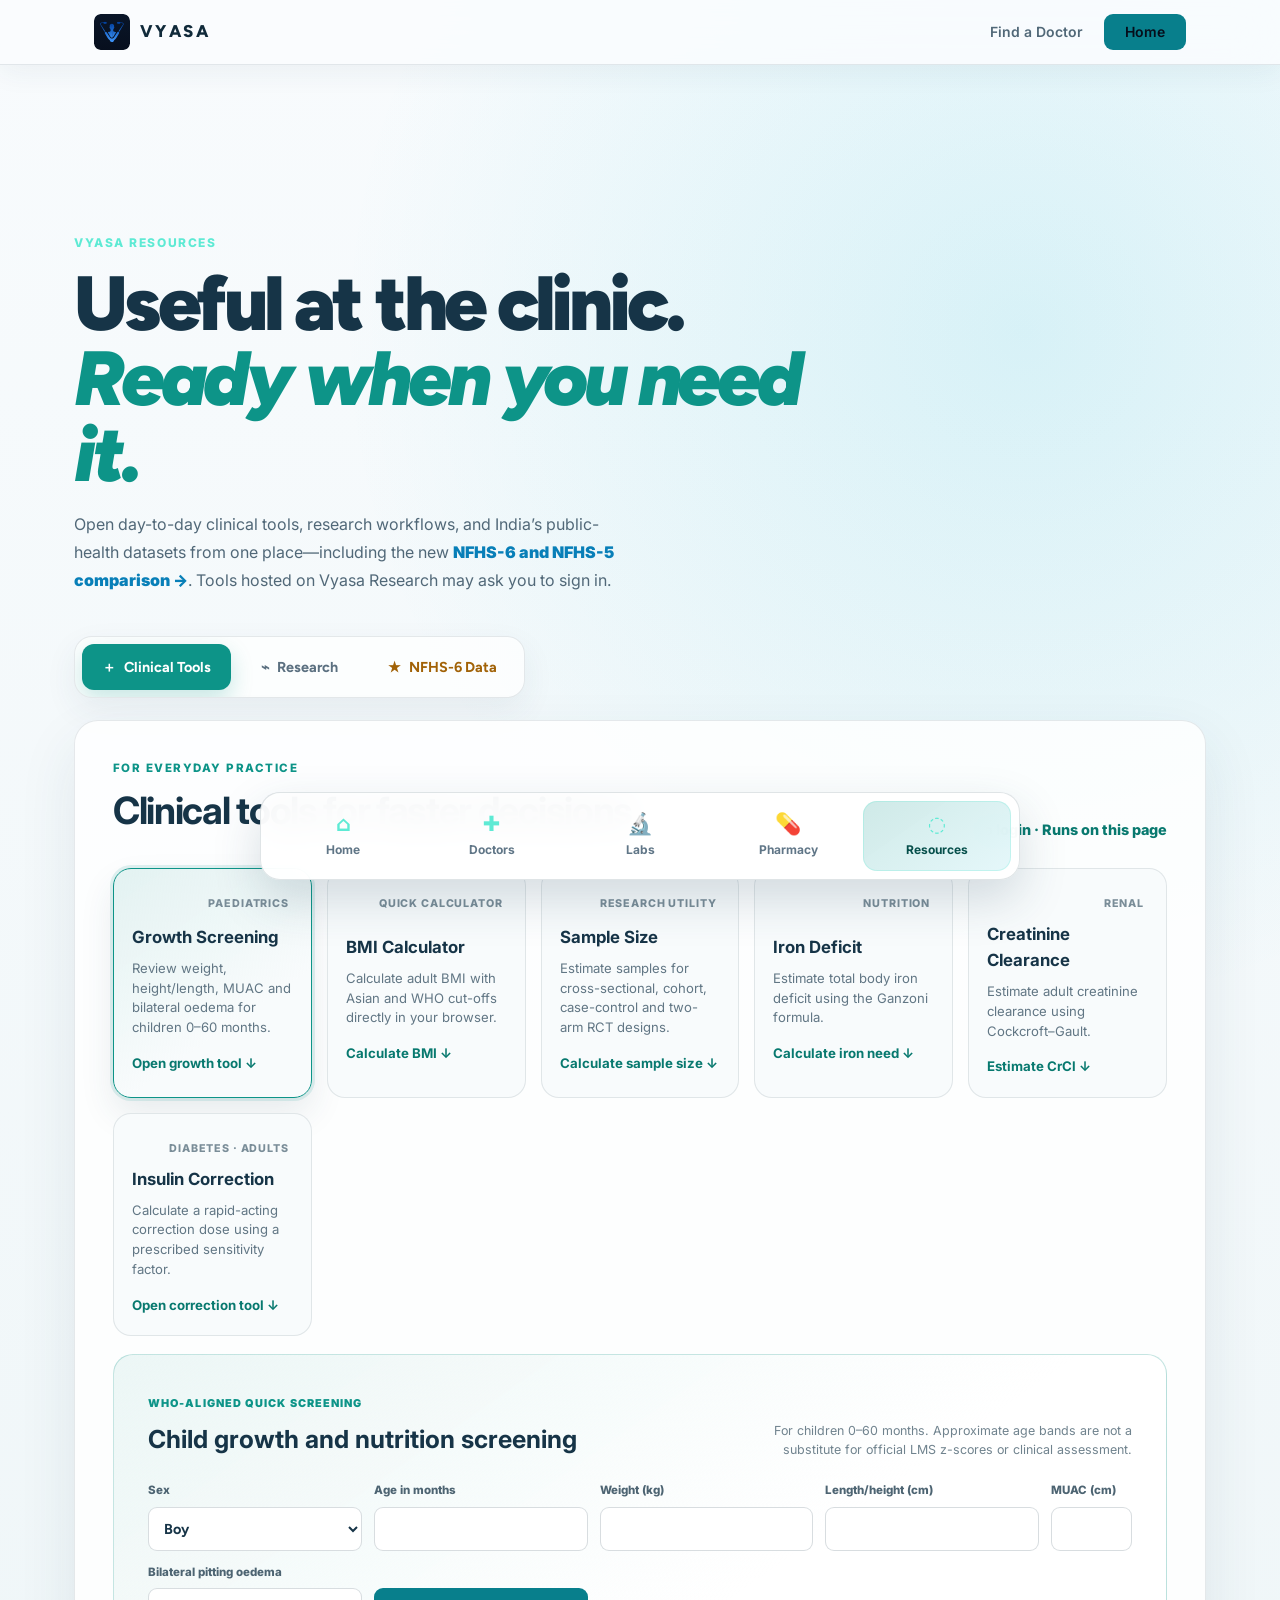
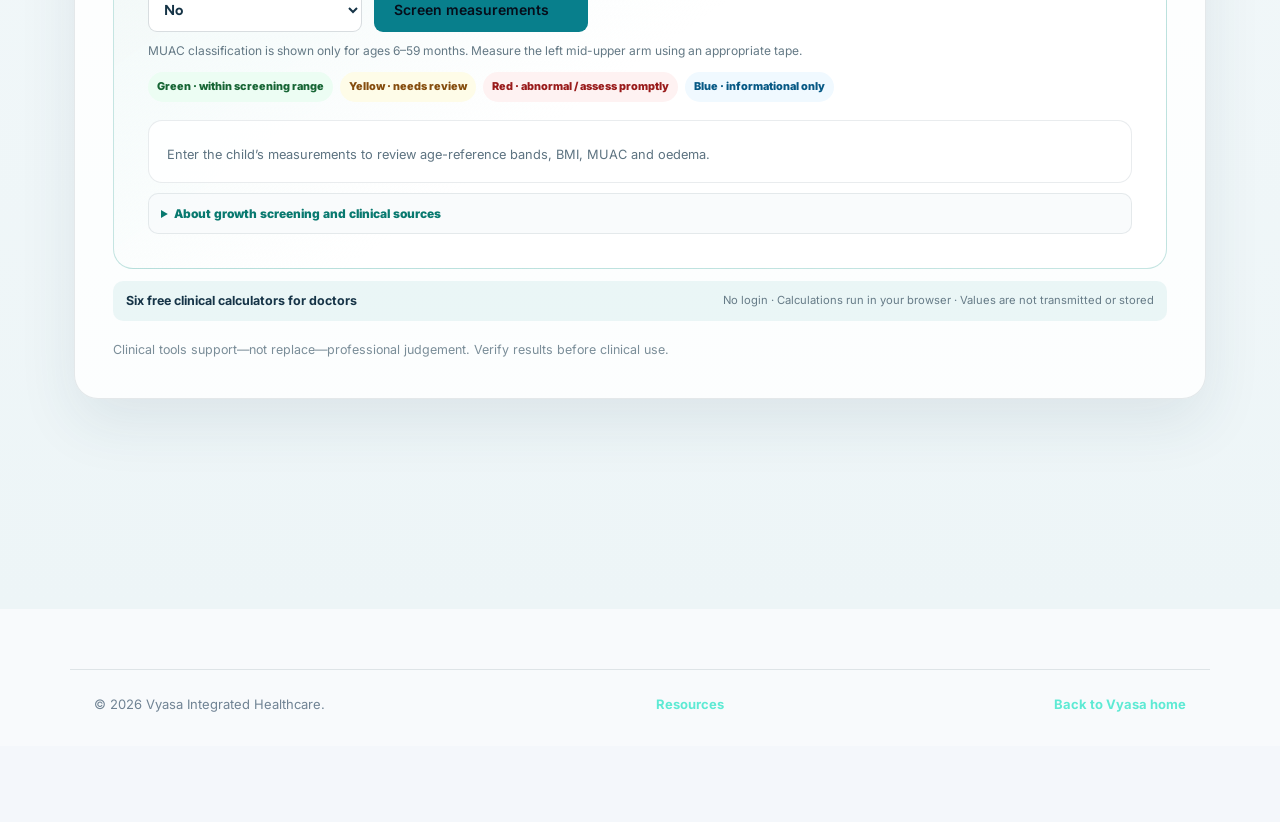
<file: resources.html>
<!doctype html>
<html lang="en">
<head>
  <meta charset="UTF-8" /><meta name="viewport" content="width=device-width, initial-scale=1.0" />
  <title>Clinical Calculators: Insulin, BMI, Growth &amp; CrCl | Vyasa</title><meta name="description" content="Free clinical calculators for doctors: insulin correction, adult BMI, child growth and MUAC, iron deficit, creatinine clearance and research sample size." />
  <meta name="robots" content="index, follow" />
  <link rel="canonical" href="https://www.vyasaa.com/resources" />
  <meta property="og:type" content="website" />
  <meta property="og:url" content="https://www.vyasaa.com/resources" />
  <meta property="og:title" content="Clinical Calculators for Doctors | Vyasa" />
  <meta property="og:description" content="Use free insulin correction, BMI, child growth, MUAC, iron-deficit, creatinine-clearance and research calculators without login." />
  <meta property="og:image" content="https://www.vyasaa.com/og-image.png" />
  <meta name="twitter:card" content="summary_large_image" />
  <meta name="twitter:title" content="Clinical Calculators for Doctors | Vyasa" />
  <meta name="twitter:description" content="Use free insulin correction, BMI, child growth, MUAC, iron-deficit, creatinine-clearance and research calculators without login." />
  <meta name="twitter:image" content="https://www.vyasaa.com/og-image.png" />
  <link rel="preconnect" href="https://fonts.googleapis.com" /><link rel="preconnect" href="https://fonts.gstatic.com" crossorigin />
  <link href="https://fonts.googleapis.com/css2?family=Figtree:wght@400;500;600;700;800;900&family=Inter:wght@400;500;600&display=swap" rel="stylesheet" />
  <link rel="icon" href="/logo.svg" type="image/svg+xml" /><link rel="stylesheet" href="/styles.css?v=20260726n" />
</head>
<body class="service-page resource-page light-preview">
  <nav class="nav"><div class="nav-inner"><a href="/" class="logo" aria-label="Vyasa home"><img src="logo.svg" alt="Vyasa" class="logo-img" width="36" height="36" /><span class="logo-text">VYASA</span></a><div class="nav-actions"><a href="/doctors" class="btn btn-ghost nav-hide-sm">Find a Doctor</a><a href="/" class="btn btn-primary">Home</a></div></div></nav>
  <main>
    <section class="resource-portal-hero">
      <div class="container resource-hub">
        <p class="service-eyebrow">Vyasa resources</p>
        <h1>Useful at the clinic.<br /><em>Ready when you need it.</em></h1>
        <p class="resource-intro">Open day-to-day clinical tools, research workflows, and India’s public-health datasets from one place—including the new <a class="resource-inline-link" href="https://health.vyasaa.com/nfhs-6">NFHS-6 and NFHS-5 comparison <span aria-hidden="true">→</span></a>. Tools hosted on Vyasa Research may ask you to sign in.</p>

        <div class="resource-tabs" role="tablist" aria-label="Resource categories">
          <button class="resource-tab is-active" id="tab-tools" role="tab" aria-selected="true" aria-controls="panel-tools" data-resource-tab="tools"><span aria-hidden="true">＋</span> Clinical Tools</button>
          <button class="resource-tab" id="tab-research" role="tab" aria-selected="false" aria-controls="panel-research" data-resource-tab="research"><span aria-hidden="true">⌁</span> Research</button>
          <button class="resource-tab resource-tab-nfhs" id="tab-nfhs" role="tab" aria-selected="false" aria-controls="panel-nfhs" data-resource-tab="nfhs"><span aria-hidden="true">★</span> NFHS-6 Data</button>
        </div>

        <section class="resource-panel is-active" id="panel-tools" role="tabpanel" aria-labelledby="tab-tools" data-resource-panel="tools">
          <div class="resource-panel-heading">
            <div><p class="resource-kicker">For everyday practice</p><h2>Clinical tools for faster decisions</h2></div>
            <span class="resource-panel-link">No login · Runs on this page</span>
          </div>
          <div class="resource-card-grid public-tool-picker tool-library-picker">
            <button class="resource-tool-card featured-tool public-tool-card is-selected" type="button" data-public-tool="growth"><span class="resource-card-tag">Paediatrics</span><h3>Growth Screening</h3><p>Review weight, height/length, MUAC and bilateral oedema for children 0–60 months.</p><b>Open growth tool ↓</b></button>
            <button class="resource-tool-card public-tool-card" type="button" data-public-tool="bmi"><span class="resource-card-tag">Quick calculator</span><h3>BMI Calculator</h3><p>Calculate adult BMI with Asian and WHO cut-offs directly in your browser.</p><b>Calculate BMI ↓</b></button>
            <button class="resource-tool-card public-tool-card" type="button" data-public-tool="sample"><span class="resource-card-tag">Research utility</span><h3>Sample Size</h3><p>Estimate samples for cross-sectional, cohort, case-control and two-arm RCT designs.</p><b>Calculate sample size ↓</b></button>
            <button class="resource-tool-card public-tool-card" type="button" data-public-tool="iron"><span class="resource-card-tag">Nutrition</span><h3>Iron Deficit</h3><p>Estimate total body iron deficit using the Ganzoni formula.</p><b>Calculate iron need ↓</b></button>
            <button class="resource-tool-card public-tool-card" type="button" data-public-tool="renal"><span class="resource-card-tag">Renal</span><h3>Creatinine Clearance</h3><p>Estimate adult creatinine clearance using Cockcroft–Gault.</p><b>Estimate CrCl ↓</b></button>
            <button class="resource-tool-card public-tool-card" type="button" data-public-tool="insulin"><span class="resource-card-tag">Diabetes · adults</span><h3>Insulin Correction</h3><p>Calculate a rapid-acting correction dose using a prescribed sensitivity factor.</p><b>Open correction tool ↓</b></button>
          </div>
          <div class="public-tool-workspace">
            <section class="public-tool-pane is-active" data-public-tool-pane="growth">
              <div class="tool-form-heading"><div><span>WHO-aligned quick screening</span><h3>Child growth and nutrition screening</h3></div><p>For children 0–60 months. Approximate age bands are not a substitute for official LMS z-scores or clinical assessment.</p></div>
              <form class="public-tool-form" id="growth-form">
                <label>Sex<select id="growth-sex"><option value="boys">Boy</option><option value="girls">Girl</option></select></label>
                <label>Age in months<input id="growth-age" type="number" min="0" max="60" step="1" inputmode="numeric" required /></label>
                <label>Weight (kg)<input id="growth-weight" type="number" min="0.5" max="50" step="0.1" inputmode="decimal" required /></label>
                <label>Length/height (cm)<input id="growth-height" type="number" min="30" max="130" step="0.1" inputmode="decimal" required /></label>
                <label>MUAC (cm)<input id="growth-muac" type="number" min="5" max="30" step="0.1" inputmode="decimal" aria-describedby="growth-muac-help" /></label>
                <label>Bilateral pitting oedema<select id="growth-oedema"><option value="no">No</option><option value="yes">Yes</option></select></label>
                <button class="btn btn-primary" type="submit">Screen measurements</button>
              </form>
              <p class="tool-field-note" id="growth-muac-help">MUAC classification is shown only for ages 6–59 months. Measure the left mid-upper arm using an appropriate tape.</p>
              <div class="growth-legend" aria-label="Growth screening colour guide"><span class="status-green">Green · within screening range</span><span class="status-yellow">Yellow · needs review</span><span class="status-red">Red · abnormal / assess promptly</span><span class="status-blue">Blue · informational only</span></div>
              <div class="tool-result" id="growth-result" aria-live="polite"><p>Enter the child’s measurements to review age-reference bands, BMI, MUAC and oedema.</p></div>
              <details class="tool-about"><summary>About growth screening and clinical sources</summary><div><p>Review weight-for-age, height-for-age, BMI, MUAC and bilateral pitting oedema for children up to five years. Colour-coded results explain possible underweight, chronic stunting and acute-malnutrition risk without replacing official WHO z-score assessment.</p><a href="https://www.who.int/tools/child-growth-standards" target="_blank" rel="noopener noreferrer">WHO Child Growth Standards ↗</a><a href="https://nhm.gov.in/index4.php?lang=1&amp;level=0&amp;lid=830&amp;linkid=526" target="_blank" rel="noopener noreferrer">India IMNCI guidance ↗</a></div></details>
            </section>
            <section class="public-tool-pane" data-public-tool-pane="bmi" hidden>
              <div class="tool-form-heading"><div><span>Adults · 18 years and above</span><h3>BMI calculator</h3></div><p>Displays both Asian and WHO adult categories.</p></div>
              <form class="public-tool-form" id="bmi-form">
                <label>Sex<select id="bmi-sex"><option value="female">Female</option><option value="male">Male</option><option value="other">Other / prefer not to say</option></select></label>
                <label>Age (years)<input id="bmi-age" type="number" min="18" max="120" step="1" inputmode="numeric" required /></label>
                <label>Weight (kg)<input id="bmi-weight" type="number" min="1" max="500" step="0.1" inputmode="decimal" required /></label>
                <label>Height (cm)<input id="bmi-height" type="number" min="50" max="250" step="0.1" inputmode="decimal" required /></label>
                <button class="btn btn-primary" type="submit">Calculate BMI</button>
              </form>
              <div class="tool-result" id="bmi-result" aria-live="polite"><p>Enter weight and height to calculate BMI.</p></div>
              <details class="tool-about"><summary>About the adult BMI calculator</summary><div><p>Calculate body mass index from height and weight, then review WHO adult categories and Asian adult cut-offs. BMI is a screening measure and should be interpreted with age, body composition, pregnancy and clinical context.</p></div></details>
            </section>
            <section class="public-tool-pane" data-public-tool-pane="sample" hidden>
              <div class="tool-form-heading"><div><span>Design-aware estimate</span><h3>Sample-size calculator</h3></div><p>Uses common two-sided normal approximations. Confirm assumptions with a statistician before protocol submission.</p></div>
              <form class="public-tool-form" id="sample-form">
                <label>Study design<select id="sample-design"><option value="cross">Observational · cross-sectional</option><option value="cohort">Observational · cohort</option><option value="case-control">Case-control</option><option value="rct">Randomised controlled trial</option></select></label>
                <label>Confidence level<select id="sample-confidence"><option value="1.645">90%</option><option value="1.96" selected>95%</option><option value="2.576">99%</option></select></label>
                <label id="sample-power-wrap" hidden>Power<select id="sample-power"><option value="0.84" selected>80%</option><option value="1.036">85%</option><option value="1.282">90%</option><option value="1.645">95%</option></select></label>
                <label><span id="sample-primary-label">Expected proportion (%)</span><input id="sample-primary" type="number" min="0.1" max="99.9" step="0.1" value="50" inputmode="decimal" required /></label>
                <label id="sample-secondary-wrap" hidden><span id="sample-secondary-label">Second-group outcome (%)</span><input id="sample-secondary" type="number" min="0.1" max="99.9" step="0.1" value="35" inputmode="decimal" /></label>
                <label id="sample-margin-wrap">Margin of error (%)<input id="sample-margin" type="number" min="0.1" max="50" step="0.1" value="5" inputmode="decimal" /></label>
                <label>Expected response rate (%)<input id="sample-response" type="number" min="1" max="100" step="1" value="100" inputmode="numeric" required /></label>
                <button class="btn btn-primary" type="submit">Calculate sample size</button>
              </form>
              <div class="tool-result" id="sample-result" aria-live="polite"><p>Adjust the assumptions to estimate the required sample.</p></div>
              <details class="tool-about"><summary>About the medical research sample-size calculator</summary><div><p>Estimate participant numbers for cross-sectional, cohort, case-control and two-arm randomised controlled studies using design-specific assumptions, confidence, power and response-rate adjustment. Confirm the final design with a statistician before protocol submission.</p></div></details>
            </section>
            <section class="public-tool-pane" data-public-tool-pane="iron" hidden>
              <div class="tool-form-heading"><div><span>Ganzoni formula</span><h3>Total iron-deficit calculator</h3></div><p>Estimates total body iron deficit; it does not select an iron product, route, infusion schedule or maximum single dose.</p></div>
              <form class="public-tool-form" id="iron-form">
                <label>Body weight (kg)<input id="iron-weight" type="number" min="1" max="300" step="0.1" inputmode="decimal" required /></label>
                <label>Current haemoglobin (g/dL)<input id="iron-current-hb" type="number" min="1" max="20" step="0.1" inputmode="decimal" required /></label>
                <label>Target haemoglobin (g/dL)<input id="iron-target-hb" type="number" min="5" max="20" step="0.1" value="13" inputmode="decimal" required /></label>
                <label>Iron stores (mg)<input id="iron-stores" type="number" min="0" max="1000" step="50" value="500" inputmode="numeric" required /></label>
                <button class="btn btn-primary" type="submit">Estimate iron deficit</button>
              </form>
              <div class="tool-result" id="iron-result" aria-live="polite"><p>Enter weight and haemoglobin values to estimate total iron deficit.</p></div>
              <details class="tool-about"><summary>About the Ganzoni iron-deficit calculator</summary><div><p>Estimate total body iron deficit from weight, current haemoglobin, target haemoglobin and planned iron stores. The estimate does not replace diagnosis, product-specific dosing limits or an administration plan.</p><a href="https://www.ncbi.nlm.nih.gov/books/NBK564172/table/pe.app5.tab4/" target="_blank" rel="noopener noreferrer">Ganzoni iron-deficit formula ↗</a></div></details>
            </section>
            <section class="public-tool-pane" data-public-tool-pane="renal" hidden>
              <div class="tool-form-heading"><div><span>Adults · Cockcroft–Gault</span><h3>Creatinine-clearance calculator</h3></div><p>Provides an estimated CrCl in mL/min. Confirm which renal-function estimate and body weight are appropriate for the specific medicine.</p></div>
              <form class="public-tool-form" id="renal-form">
                <label>Age (years)<input id="renal-age" type="number" min="18" max="120" step="1" inputmode="numeric" required /></label>
                <label>Sex<select id="renal-sex"><option value="male">Male</option><option value="female">Female</option></select></label>
                <label>Body weight (kg)<input id="renal-weight" type="number" min="20" max="300" step="0.1" inputmode="decimal" required /></label>
                <label>Serum creatinine (mg/dL)<input id="renal-creatinine" type="number" min="0.1" max="20" step="0.01" inputmode="decimal" required /></label>
                <button class="btn btn-primary" type="submit">Estimate CrCl</button>
              </form>
              <div class="tool-result" id="renal-result" aria-live="polite"><p>Enter stable adult measurements to estimate creatinine clearance.</p></div>
              <details class="tool-about"><summary>About Cockcroft–Gault creatinine clearance</summary><div><p>Estimate adult creatinine clearance for clinical contexts that still specify Cockcroft–Gault, while recognising limitations related to body weight, muscle mass, unstable kidney function and current race-free eGFR guidance.</p><a href="https://www.kidney.org/professionals/kdoqi/cockcroft-gault-equation-estimating-creatinine-clearance" target="_blank" rel="noopener noreferrer">Kidney-function guidance ↗</a></div></details>
            </section>
            <section class="public-tool-pane" data-public-tool-pane="insulin" hidden>
              <div class="tool-form-heading"><div><span>Adults · rapid-acting insulin only</span><h3>Insulin correction-dose calculator</h3></div><p>Use a prescribed sensitivity factor or estimate it from an established total daily insulin dose. Not for initiating insulin.</p></div>
              <div class="insulin-safety-note"><strong>Before calculating:</strong> do not use for hypoglycaemia, DKA/positive ketones, pregnancy, children, critical illness, IV insulin, pumps/closed-loop systems or when the patient does not have an established correction plan.</div>
              <p class="insulin-isf-help"><strong>What is ISF?</strong> It is the expected fall in glucose from 1 unit of rapid-acting insulin. If it is not already prescribed, select “Estimate from total daily dose” and enter the average daily basal + bolus insulin.</p>
              <form class="public-tool-form insulin-form" id="insulin-form">
                <label>Diabetes context<select id="insulin-context"><option value="type1">Type 1 · established insulin plan</option><option value="type2">Type 2 · insulin-treated</option></select></label>
                <label>Glucose unit<select id="insulin-unit"><option value="mg">mg/dL</option><option value="mmol">mmol/L</option></select></label>
                <label>ISF method<select id="insulin-isf-method"><option value="prescribed">Use prescribed ISF</option><option value="tdd">Estimate from total daily dose</option></select></label>
                <label><span id="insulin-current-label">Current glucose (mg/dL)</span><input id="insulin-current" type="number" min="40" max="800" step="1" inputmode="decimal" required /></label>
                <label><span id="insulin-target-label">Prescribed target (mg/dL)</span><input id="insulin-target" type="number" min="70" max="250" step="1" value="120" inputmode="decimal" required /></label>
                <label id="insulin-isf-wrap"><span id="insulin-isf-label">Prescribed ISF (mg/dL per unit)</span><input id="insulin-isf" type="number" min="1" max="300" step="0.1" inputmode="decimal" required /></label>
                <label id="insulin-tdd-wrap" hidden>Average total daily dose (units/day)<input id="insulin-tdd" type="number" min="5" max="300" step="1" inputmode="decimal" /></label>
                <label>Active insulin / IOB (units)<input id="insulin-iob" type="number" min="0" max="50" step="0.1" value="0" placeholder="0" inputmode="decimal" required /></label>
                <label>Hours since last rapid dose<input id="insulin-hours" type="number" min="0" max="24" step="0.25" inputmode="decimal" required /></label>
                <label>Blood ketones<select id="insulin-ketones"><option value="not-checked">Not checked</option><option value="negative">Negative</option><option value="positive">Positive</option></select></label>
                <label>Dose increment<select id="insulin-increment"><option value="0.5">0.5 unit</option><option value="1">1 unit</option></select></label>
                <label>Protocol maximum (units)<input id="insulin-maximum" type="number" min="0.5" max="50" step="0.5" inputmode="decimal" required /></label>
                <label><span id="insulin-confirmed-label">Prescribed ISF confirmed</span><select id="insulin-confirmed" required><option value="">Select</option><option value="yes">Yes</option></select></label>
                <button class="btn btn-primary" type="submit">Calculate correction</button>
              </form>
              <div class="tool-result" id="insulin-result" aria-live="polite"><p>Enter the patient’s prescribed correction parameters. This tool never determines an initial insulin regimen.</p></div>
              <details class="tool-about"><summary>About rapid-acting insulin correction</summary><div><p>ISF is the expected glucose reduction from one unit of rapid-acting insulin. Use the patient’s prescribed ISF when available. For an established insulin regimen, the 1800 rule (mg/dL) or equivalent 100 rule (mmol/L) can provide an initial estimate from average total daily basal + bolus insulin. The estimate must be clinically reviewed.</p><p>Correction insulin can supplement an established type 1 or type 2 regimen; it should not replace basal insulin in type 1 diabetes or be used as repetitive sliding-scale-only treatment.</p><a href="https://www.uclh.nhs.uk/patients-and-visitors/patient-information-pages/dealing-high-glucose-levels-abc-multiple-daily-injections" target="_blank" rel="noopener noreferrer">Insulin correction-factor guidance ↗</a></div></details>
            </section>
          </div>
          <div class="clinical-library-summary"><strong>Six free clinical calculators for doctors</strong><span>No login · Calculations run in your browser · Values are not transmitted or stored</span></div>
          <p class="resource-note">Clinical tools support—not replace—professional judgement. Verify results before clinical use.</p>
        </section>

        <section class="resource-panel" id="panel-research" role="tabpanel" aria-labelledby="tab-research" data-resource-panel="research" hidden>
          <div class="resource-panel-heading">
            <div><p class="resource-kicker">From fieldwork to insight</p><h2>Research and community-health workflows</h2></div>
            <a class="resource-panel-link" href="https://research.vyasaa.com" target="_blank" rel="noopener noreferrer">Open Vyasa Research →</a>
          </div>
          <div class="resource-card-grid resource-card-grid-three">
            <a class="resource-tool-card research-accent" href="https://research.vyasaa.com/forms" target="_blank" rel="noopener noreferrer"><span class="resource-card-icon">▤</span><span class="resource-card-tag">Data collection</span><h3>Form Library</h3><p>Create and use structured forms for clinical, field and community-health data.</p><b>Browse forms →</b></a>
            <a class="resource-tool-card research-accent" href="https://research.vyasaa.com/analytics" target="_blank" rel="noopener noreferrer"><span class="resource-card-icon">▥</span><span class="resource-card-tag">Analysis</span><h3>Analytics Dashboard</h3><p>Review visits, age groups, sex distribution, locations and collected observations.</p><b>Open analytics →</b></a>
            <a class="resource-tool-card research-accent" href="https://research.vyasaa.com" target="_blank" rel="noopener noreferrer"><span class="resource-card-icon">⌁</span><span class="resource-card-tag">Offline-first</span><h3>CommunityMed Pro</h3><p>Continue community-health work with tools designed for intermittent connectivity.</p><b>Open workspace →</b></a>
          </div>
        </section>

        <section class="resource-panel nfhs-panel" id="panel-nfhs" role="tabpanel" aria-labelledby="tab-nfhs" data-resource-panel="nfhs" hidden>
          <div class="nfhs-highlight">
            <div class="nfhs-copy">
              <span class="nfhs-badge">New · NFHS-6 (2023–24)</span>
              <h2>Compare NFHS-6 with NFHS-5</h2>
              <p>Review India’s latest national indicators alongside NFHS-5, including vaccination, maternal and child health, nutrition, anaemia, institutional births and non-communicable disease indicators.</p>
              <div class="nfhs-actions">
                <a class="btn btn-primary" href="https://health.vyasaa.com/nfhs-6" target="_blank" rel="noopener noreferrer">Open NFHS-6 comparison →</a>
                <a class="btn btn-ghost" href="https://health.vyasaa.com/#sec-states" target="_blank" rel="noopener noreferrer">Explore states &amp; districts</a>
              </div>
            </div>
            <div class="nfhs-metric-list" aria-label="Available NFHS topics">
              <span>Immunisation</span><span>Maternal health</span><span>Child nutrition</span><span>Anaemia</span><span>Institutional births</span><span>Water &amp; sanitation</span>
            </div>
          </div>
          <div class="resource-card-grid resource-card-grid-three nfhs-support-grid">
            <a class="resource-tool-card nfhs-accent" href="https://health.vyasaa.com/nfhs-6" target="_blank" rel="noopener noreferrer"><span class="resource-card-icon">6</span><h3>NFHS-6 India Comparison</h3><p>Compare NFHS-6 (2023–24) with NFHS-5 across India’s key health and nutrition indicators.</p><b>View NFHS-6 data →</b></a>
            <a class="resource-tool-card nfhs-accent" href="https://health.vyasaa.com/#sec-states" target="_blank" rel="noopener noreferrer"><span class="resource-card-icon">⌖</span><h3>State &amp; District Explorer</h3><p>Move from the national picture into local public-health context.</p><b>Explore locations →</b></a>
            <a class="resource-tool-card nfhs-accent" href="https://health.vyasaa.com/sources" target="_blank" rel="noopener noreferrer"><span class="resource-card-icon">≡</span><h3>Sources &amp; Methodology</h3><p>Review the official datasets, coverage and methodology behind the indicators.</p><b>Review sources →</b></a>
          </div>
        </section>
      </div>
    </section>
  </main>
  <nav class="care-dock" aria-label="Quick care navigation"><a href="/"><span aria-hidden="true">⌂</span>Home</a><a href="/doctors"><span aria-hidden="true">✚</span>Doctors</a><a href="/labs"><span aria-hidden="true">🔬</span>Labs</a><a href="/pharmacy"><span aria-hidden="true">💊</span>Pharmacy</a><a href="/resources" aria-current="page"><span aria-hidden="true">◌</span>Resources</a></nav>
  <footer class="footer service-footer"><div class="container footer-bottom"><span>© <script>document.write(new Date().getFullYear())</script> Vyasa Integrated Healthcare.</span><a href="/resources">Resources</a><a href="/">Back to Vyasa home</a></div></footer>
  <script>
    (() => {
      const tabs = [...document.querySelectorAll('[data-resource-tab]')];
      const panels = [...document.querySelectorAll('[data-resource-panel]')];

      function activate(name, updateHash = true) {
        const validName = tabs.some((tab) => tab.dataset.resourceTab === name) ? name : 'tools';
        tabs.forEach((tab) => {
          const active = tab.dataset.resourceTab === validName;
          tab.classList.toggle('is-active', active);
          tab.setAttribute('aria-selected', String(active));
          tab.setAttribute('tabindex', active ? '0' : '-1');
        });
        panels.forEach((panel) => {
          const active = panel.dataset.resourcePanel === validName;
          panel.classList.toggle('is-active', active);
          panel.hidden = !active;
        });
        if (updateHash) history.replaceState(null, '', `#${validName}`);
      }

      tabs.forEach((tab, index) => {
        tab.addEventListener('click', () => activate(tab.dataset.resourceTab));
        tab.addEventListener('keydown', (event) => {
          if (!['ArrowLeft', 'ArrowRight'].includes(event.key)) return;
          event.preventDefault();
          const offset = event.key === 'ArrowRight' ? 1 : -1;
          const next = tabs[(index + offset + tabs.length) % tabs.length];
          activate(next.dataset.resourceTab);
          next.focus();
        });
      });

      activate(location.hash.slice(1), false);

      const toolCards = [...document.querySelectorAll('[data-public-tool]')];
      const toolPanes = [...document.querySelectorAll('[data-public-tool-pane]')];
      toolCards.forEach((card) => card.addEventListener('click', () => {
        const tool = card.dataset.publicTool;
        toolCards.forEach((item) => item.classList.toggle('is-selected', item === card));
        toolPanes.forEach((pane) => {
          const active = pane.dataset.publicToolPane === tool;
          pane.classList.toggle('is-active', active);
          pane.hidden = !active;
        });
        document.querySelector(`[data-public-tool-pane="${tool}"]`)?.scrollIntoView({ behavior: 'smooth', block: 'nearest' });
      }));

      const interpolate = (rows, age) => {
        const upperIndex = rows.findIndex((row) => row[0] >= age);
        if (upperIndex <= 0) return rows[0].slice(1);
        if (upperIndex === -1) return rows[rows.length - 1].slice(1);
        const lower = rows[upperIndex - 1], upper = rows[upperIndex];
        const ratio = (age - lower[0]) / (upper[0] - lower[0]);
        return [1, 2, 3].map((i) => lower[i] + (upper[i] - lower[i]) * ratio);
      };
      const growthRefs = {
        weight: {
          boys: [[0,2.5,3.3,4.4],[6,6.4,7.9,9.7],[12,7.7,9.6,12],[18,8.8,10.9,13.7],[24,9.7,12.2,15.3],[30,10.5,13.3,16.9],[36,11.3,14.3,18.3],[42,12,15.3,19.7],[48,12.7,16.3,21.2],[54,13.4,17.3,22.7],[60,14.1,18.3,24.2]],
          girls: [[0,2.4,3.2,4.2],[6,5.7,7.3,9.2],[12,7,8.9,11.5],[18,8.1,10.2,13.2],[24,9,11.5,14.8],[30,9.8,12.7,16.4],[36,10.6,13.9,18],[42,11.3,14.9,19.5],[48,12,15.9,21],[54,12.7,17,22.5],[60,13.4,18,24]]
        },
        height: {
          boys: [[0,46.1,49.9,53.7],[6,63.3,67.6,71.9],[12,71,75.7,80.5],[18,76.9,82.3,87.7],[24,81.7,87.8,93.9],[30,85.5,91.9,98.3],[36,88.7,95.7,102.7],[42,91.9,99,106.2],[48,94.9,102.3,109.8],[54,97.4,105.3,113.2],[60,99.9,110,120]],
          girls: [[0,45.4,49.1,52.9],[6,61.2,65.7,70.3],[12,68.9,74,79.2],[18,74.9,80.7,86.5],[24,80,86.4,92.9],[30,83.6,90.7,97.7],[36,87.4,95.1,102.7],[42,90.9,98.9,106.9],[48,94.1,102.7,111.3],[54,97.1,106.2,115.2],[60,99.9,109.4,118.9]]
        }
      };

      document.querySelector('#growth-form')?.addEventListener('submit', (event) => {
        event.preventDefault();
        const sex = document.querySelector('#growth-sex').value;
        const age = Number(document.querySelector('#growth-age').value);
        const weight = Number(document.querySelector('#growth-weight').value);
        const height = Number(document.querySelector('#growth-height').value);
        const muacInput = document.querySelector('#growth-muac').value;
        const muac = muacInput === '' ? null : Number(muacInput);
        const oedema = document.querySelector('#growth-oedema').value === 'yes';
        const classifyWeight = (value, refs) => value < refs[0]
          ? { tone: 'red', label: 'Below −2 SD · possible underweight', note: 'Weight-for-age is low. This is non-specific and may reflect wasting, stunting or both; assess with official weight-for-length/height.' }
          : value > refs[2]
            ? { tone: 'yellow', label: 'Above +2 SD · review growth pattern', note: 'Weight-for-age is above the quick reference band; assess weight-for-length/height or BMI-for-age with official charts.' }
            : { tone: 'green', label: 'Within −2 to +2 SD', note: 'Within this approximate weight-for-age screening band.' };
        const classifyHeight = (value, refs) => value < refs[0]
          ? { tone: 'red', label: 'Below −2 SD · possible stunting', note: 'Low height-for-age suggests stunting, a marker of chronic or recurrent undernutrition. Confirm with an official WHO z-score.' }
          : value > refs[2]
            ? { tone: 'yellow', label: 'Above +2 SD · tall-for-age', note: 'Above the quick height-for-age band; review measurement accuracy and growth trajectory.' }
            : { tone: 'green', label: 'Within −2 to +2 SD', note: 'Within this approximate height-for-age screening band.' };
        const weightRefs = interpolate(growthRefs.weight[sex], age);
        const heightRefs = interpolate(growthRefs.height[sex], age);
        const bmi = weight / ((height / 100) ** 2);
        let muacStatus = { tone: 'blue', label: 'Not entered', note: 'Enter MUAC for acute-malnutrition screening.' };
        if (muac !== null) {
          if (age < 6 || age > 59) muacStatus = { tone: 'blue', label: 'Not classified for this age', note: 'IMNCI MUAC colour thresholds apply to children aged 6–59 months.' };
          else if (muac < 11.5) muacStatus = { tone: 'red', label: 'Severe acute malnutrition (SAM) range', note: 'IMNCI red zone. Assess promptly and follow the applicable referral/treatment protocol.' };
          else if (muac < 12.5) muacStatus = { tone: 'yellow', label: 'Moderate acute malnutrition (MAM) range', note: 'IMNCI yellow zone. Assess feeding and other clinical findings and arrange follow-up.' };
          else muacStatus = { tone: 'green', label: 'No acute malnutrition by MUAC', note: 'IMNCI green zone, provided bilateral pitting oedema and other SAM criteria are absent.' };
        }
        const weightStatus = classifyWeight(weight, weightRefs);
        const heightStatus = classifyHeight(height, heightRefs);
        const oedemaStatus = oedema
          ? { tone: 'red', label: 'Bilateral oedema present · SAM criterion', note: 'Urgent clinical assessment is required irrespective of MUAC.' }
          : { tone: 'green', label: 'Bilateral oedema not reported', note: 'Continue interpreting alongside examination and anthropometry.' };
        const card = (title, value, status, reference = '') => `<span class="growth-status-card status-${status.tone}"><small>${title}</small><strong>${value}</strong><b>${status.label}</b><em>${status.note}</em>${reference ? `<i>${reference}</i>` : ''}<span class="growth-mobile-summary">${title}: <strong>${value}</strong> · ${status.label}</span></span>`;
        const mobileRow = (title, value, tone, summary) => `<span class="growth-mobile-row"><i class="growth-mobile-dot status-${tone}" aria-hidden="true"></i><b>${title}</b><strong>${value}</strong><em>${summary}</em></span>`;
        const acuteRed = oedema || muacStatus.tone === 'red';
        const anyRed = acuteRed || weightStatus.tone === 'red' || heightStatus.tone === 'red';
        const anyYellow = muacStatus.tone === 'yellow' || weightStatus.tone === 'yellow' || heightStatus.tone === 'yellow';
        const overallTone = acuteRed || anyRed ? 'red' : anyYellow ? 'yellow' : 'green';
        const overallText = acuteRed ? 'Prompt assessment: acute-malnutrition criterion present' : anyRed ? 'Review abnormal growth measurements' : anyYellow ? 'Review highlighted measurement' : 'Measurements within quick screening ranges';
        const muacShort = muacStatus.tone === 'red' ? 'SAM range' : muacStatus.tone === 'yellow' ? 'MAM range' : muacStatus.tone === 'green' ? 'No AM by MUAC' : 'Not classified';
        document.querySelector('#growth-result').innerHTML = `<div class="growth-mobile-results"><strong class="growth-mobile-overall status-${overallTone}">${overallText}</strong>${mobileRow('Weight', `${weight.toFixed(1)} kg`, weightStatus.tone, weightStatus.tone === 'red' ? 'Possible underweight' : weightStatus.tone === 'yellow' ? 'Review high value' : 'In range')}${mobileRow('Height', `${height.toFixed(1)} cm`, heightStatus.tone, heightStatus.tone === 'red' ? 'Possible stunting' : heightStatus.tone === 'yellow' ? 'Tall-for-age' : 'In range')}${mobileRow('BMI', bmi.toFixed(1), 'blue', 'Information only')}${mobileRow('MUAC', muac === null ? '—' : `${muac.toFixed(1)} cm`, muacStatus.tone, muacShort)}${mobileRow('Oedema', oedema ? 'Present' : 'No', oedemaStatus.tone, oedema ? 'SAM criterion' : 'Not reported')}</div><div class="result-split result-split-growth">${card('Weight-for-age', `${weight.toFixed(1)} kg`, weightStatus, `−2 SD ${weightRefs[0].toFixed(1)} · Median ${weightRefs[1].toFixed(1)} · +2 SD ${weightRefs[2].toFixed(1)}`)}${card('Height/length-for-age', `${height.toFixed(1)} cm`, heightStatus, `−2 SD ${heightRefs[0].toFixed(1)} · Median ${heightRefs[1].toFixed(1)} · +2 SD ${heightRefs[2].toFixed(1)}`)}${card('Body mass index', `${bmi.toFixed(1)} kg/m²`, { tone: 'blue', label: 'Informational value only', note: 'BMI-for-age classification requires official sex-specific WHO LMS data.' })}${card('MUAC', muac === null ? 'Not entered' : `${muac.toFixed(1)} cm`, muacStatus)}${card('Bilateral pitting oedema', oedema ? 'Present' : 'Not reported', oedemaStatus)}</div><p><strong>Interpret the red parameter, not just the colour:</strong> low height-for-age suggests chronic undernutrition; low weight-for-age is non-specific; low MUAC or bilateral oedema identifies acute-malnutrition risk. Confirm results with official WHO charts/software and a complete clinical assessment.</p>`;
      });
      document.querySelector('#bmi-form')?.addEventListener('submit', (event) => {
        event.preventDefault();
        const sex = document.querySelector('#bmi-sex').value;
        const age = Number(document.querySelector('#bmi-age').value);
        const weight = Number(document.querySelector('#bmi-weight').value);
        const heightM = Number(document.querySelector('#bmi-height').value) / 100;
        const bmi = weight / (heightM * heightM);
        const asian = bmi < 18.5 ? 'Underweight' : bmi < 23 ? 'Normal range' : bmi < 25 ? 'Overweight / increased risk' : bmi < 30 ? 'Obesity class I' : 'Obesity class II';
        const who = bmi < 18.5 ? 'Underweight' : bmi < 25 ? 'Normal range' : bmi < 30 ? 'Overweight' : bmi < 35 ? 'Obesity class I' : bmi < 40 ? 'Obesity class II' : 'Obesity class III';
        const sexLabel = sex === 'female' ? 'Female' : sex === 'male' ? 'Male' : 'Sex not specified';
        document.querySelector('#bmi-result').innerHTML = `<div class="result-number">${bmi.toFixed(1)} kg/m²</div><p>${sexLabel} · ${age} years. Adult BMI formula and category thresholds do not change by sex.</p><div class="result-split"><span><small>Asian adult cut-offs</small><strong>${asian}</strong></span><span><small>WHO adult cut-offs</small><strong>${who}</strong></span></div><p>BMI is a screening measure and does not directly measure body fat or account for pregnancy, oedema, muscle mass or body composition.</p>`;
      });

      const sampleDesign = document.querySelector('#sample-design');
      const updateSampleFields = () => {
        const design = sampleDesign.value;
        const comparative = design !== 'cross';
        document.querySelector('#sample-power-wrap').hidden = !comparative;
        document.querySelector('#sample-secondary-wrap').hidden = !comparative;
        document.querySelector('#sample-margin-wrap').hidden = comparative;
        const labels = {
          cross: ['Expected prevalence (%)', ''],
          cohort: ['Outcome in unexposed (%)', 'Outcome in exposed (%)'],
          'case-control': ['Exposure in controls (%)', 'Expected odds ratio'],
          rct: ['Outcome in control arm (%)', 'Outcome in intervention arm (%)']
        };
        document.querySelector('#sample-primary-label').textContent = labels[design][0];
        document.querySelector('#sample-secondary-label').textContent = labels[design][1];
        const secondary = document.querySelector('#sample-secondary');
        secondary.required = comparative;
        secondary.max = design === 'case-control' ? '20' : '99.9';
        secondary.min = design === 'case-control' ? '1.01' : '0.1';
        secondary.step = design === 'case-control' ? '0.01' : '0.1';
        secondary.value = design === 'case-control' ? '2' : design === 'rct' ? '20' : '35';
      };
      sampleDesign?.addEventListener('change', updateSampleFields);
      updateSampleFields();
      document.querySelector('#sample-form')?.addEventListener('submit', (event) => {
        event.preventDefault();
        const design = sampleDesign.value;
        const z = Number(document.querySelector('#sample-confidence').value);
        const primary = Number(document.querySelector('#sample-primary').value) / 100;
        const response = Number(document.querySelector('#sample-response').value) / 100;
        let base, label, explanation;
        if (design === 'cross') {
          const d = Number(document.querySelector('#sample-margin').value) / 100;
          base = Math.ceil((z * z * primary * (1 - primary)) / (d * d));
          label = 'Required participants';
          explanation = `Single-proportion estimate at ±${(d * 100).toFixed(1)}% precision.`;
        } else {
          const zPower = Number(document.querySelector('#sample-power').value);
          const secondaryValue = Number(document.querySelector('#sample-secondary').value);
          let p1 = primary;
          let p2 = secondaryValue / 100;
          if (design === 'case-control') {
            const oddsRatio = secondaryValue;
            p2 = (oddsRatio * p1) / (1 + p1 * (oddsRatio - 1));
          }
          if (Math.abs(p1 - p2) < 0.0001) {
            document.querySelector('#sample-result').innerHTML = '<p class="tool-alert"><strong>No detectable difference entered.</strong> The two expected groups must have different outcome proportions (or an odds ratio different from 1).</p>';
            return;
          }
          const pooled = (p1 + p2) / 2;
          const numerator = ((z * Math.sqrt(2 * pooled * (1 - pooled))) + (zPower * Math.sqrt(p1 * (1 - p1) + p2 * (1 - p2)))) ** 2;
          const perGroup = Math.ceil(numerator / ((p1 - p2) ** 2));
          base = perGroup * 2;
          label = `${perGroup} per group · ${base} total`;
          explanation = `${design === 'case-control' ? 'Equal cases and controls' : 'Equal two-group allocation'}; two-sided test using a normal approximation.`;
        }
        const adjusted = Math.ceil(base / response);
        document.querySelector('#sample-result').innerHTML = `<div class="result-number">${adjusted}</div><strong>${response < 1 ? 'Adjusted total sample' : label}</strong><p>${explanation} Base total: ${base}${response < 1 ? ` · adjusted for ${Math.round(response * 100)}% response/retention` : ''}. This estimate does not include clustering, matching, unequal allocation, continuity correction or repeated measures.</p>`;
      });
      document.querySelector('#iron-form')?.addEventListener('submit', (event) => {
        event.preventDefault();
        const weight = Number(document.querySelector('#iron-weight').value);
        const currentHb = Number(document.querySelector('#iron-current-hb').value);
        const targetHb = Number(document.querySelector('#iron-target-hb').value);
        const stores = Number(document.querySelector('#iron-stores').value);
        const hbDeficit = Math.max(0, targetHb - currentHb);
        const haemoglobinIron = weight * hbDeficit * 2.4;
        const total = Math.round(haemoglobinIron + stores);
        const noDeficit = targetHb <= currentHb ? '<p class="tool-alert"><strong>Target haemoglobin is not above the current value.</strong> The displayed total therefore reflects entered iron stores only; confirm whether replacement is indicated.</p>' : '';
        document.querySelector('#iron-result').innerHTML = `${noDeficit}<div class="result-number">${total} mg</div><strong>Estimated total iron deficit</strong><p>${weight.toFixed(1)} kg × ${hbDeficit.toFixed(1)} g/dL × 2.4 + ${stores} mg stores. Confirm diagnosis, target haemoglobin, product labelling, maximum single dose and administration schedule before treatment.</p>`;
      });
      document.querySelector('#renal-form')?.addEventListener('submit', (event) => {
        event.preventDefault();
        const age = Number(document.querySelector('#renal-age').value);
        const sex = document.querySelector('#renal-sex').value;
        const weight = Number(document.querySelector('#renal-weight').value);
        const creatinine = Number(document.querySelector('#renal-creatinine').value);
        const base = ((140 - age) * weight) / (72 * creatinine);
        const crcl = base * (sex === 'female' ? 0.85 : 1);
        document.querySelector('#renal-result').innerHTML = `<div class="result-number">${crcl.toFixed(1)} mL/min</div><strong>Estimated Cockcroft–Gault creatinine clearance</strong><p>Uses the entered body weight and the historical 0.85 female coefficient. Do not use in children, rapidly changing renal function or without reviewing weight choice, muscle mass and the medicine-specific dosing guidance. This is not a CKD diagnosis or a race-free CKD-EPI eGFR.</p>`;
      });
      const insulinUnit = document.querySelector('#insulin-unit');
      const insulinIsfMethod = document.querySelector('#insulin-isf-method');
      const configureInsulinIsfMethod = () => {
        const estimated = insulinIsfMethod.value === 'tdd';
        document.querySelector('#insulin-isf-wrap').hidden = estimated;
        document.querySelector('#insulin-tdd-wrap').hidden = !estimated;
        document.querySelector('#insulin-isf').required = !estimated;
        document.querySelector('#insulin-tdd').required = estimated;
        document.querySelector('#insulin-confirmed-label').textContent = estimated ? 'Estimated ISF reviewed' : 'Prescribed ISF confirmed';
        document.querySelector('#insulin-confirmed').value = '';
        document.querySelector('#insulin-result').innerHTML = '<p>Enter the patient’s correction parameters. This tool never determines an initial insulin regimen.</p>';
      };
      const configureInsulinUnit = () => {
        const mmol = insulinUnit.value === 'mmol';
        document.querySelector('#insulin-current-label').textContent = `Current glucose (${mmol ? 'mmol/L' : 'mg/dL'})`;
        document.querySelector('#insulin-target-label').textContent = `Prescribed target (${mmol ? 'mmol/L' : 'mg/dL'})`;
        document.querySelector('#insulin-isf-label').textContent = `Prescribed ISF (${mmol ? 'mmol/L' : 'mg/dL'} per unit)`;
        const current = document.querySelector('#insulin-current');
        const target = document.querySelector('#insulin-target');
        const isf = document.querySelector('#insulin-isf');
        current.min = mmol ? '2.2' : '40'; current.max = mmol ? '44.4' : '800'; current.step = mmol ? '0.1' : '1'; current.value = '';
        target.min = mmol ? '3.9' : '70'; target.max = mmol ? '13.9' : '250'; target.step = mmol ? '0.1' : '1'; target.value = mmol ? '6.7' : '120';
        isf.min = mmol ? '0.1' : '1'; isf.max = mmol ? '16.7' : '300'; isf.step = '0.1'; isf.value = '';
        document.querySelector('#insulin-result').innerHTML = '<p>Enter the patient’s prescribed correction parameters. This tool never determines an initial insulin regimen.</p>';
      };
      insulinUnit?.addEventListener('change', configureInsulinUnit);
      insulinIsfMethod?.addEventListener('change', configureInsulinIsfMethod);
      configureInsulinIsfMethod();
      document.querySelector('#insulin-form')?.addEventListener('submit', (event) => {
        event.preventDefault();
        const mmol = insulinUnit.value === 'mmol';
        const context = document.querySelector('#insulin-context').value;
        const estimatedIsf = insulinIsfMethod.value === 'tdd';
        const current = Number(document.querySelector('#insulin-current').value);
        const target = Number(document.querySelector('#insulin-target').value);
        const tdd = estimatedIsf ? Number(document.querySelector('#insulin-tdd').value) : null;
        const isf = estimatedIsf ? (mmol ? 100 : 1800) / tdd : Number(document.querySelector('#insulin-isf').value);
        const iob = Number(document.querySelector('#insulin-iob').value);
        const hours = Number(document.querySelector('#insulin-hours').value);
        const ketones = document.querySelector('#insulin-ketones').value;
        const increment = Number(document.querySelector('#insulin-increment').value);
        const maximum = Number(document.querySelector('#insulin-maximum').value);
        const result = document.querySelector('#insulin-result');
        const hypoThreshold = mmol ? 3.9 : 70;
        const ketoneCheckThreshold = mmol ? 14 : 250;
        const unit = mmol ? 'mmol/L' : 'mg/dL';
        if (current < hypoThreshold) {
          result.innerHTML = '<p class="tool-alert"><strong>No correction dose calculated:</strong> glucose is in the hypoglycaemia range. Follow the patient’s hypoglycaemia protocol and reassess.</p>';
          return;
        }
        if (ketones === 'positive') {
          result.innerHTML = '<p class="tool-alert"><strong>No routine correction dose calculated:</strong> positive ketones require the patient’s sick-day/DKA protocol and urgent clinical assessment.</p>';
          return;
        }
        if (current >= ketoneCheckThreshold && ketones === 'not-checked') {
          result.innerHTML = `<p class="tool-alert"><strong>Check ketones before calculating:</strong> current glucose is ${current.toFixed(mmol ? 1 : 0)} ${unit}. Use the patient’s sick-day/DKA protocol if ketones are present.</p>`;
          return;
        }
        if (hours < 2) {
          result.innerHTML = '<p class="tool-alert"><strong>No additional correction calculated:</strong> the last rapid-acting dose was less than two hours ago. Reassess active insulin and follow the prescribed plan to avoid insulin stacking.</p>';
          return;
        }
        const formulaDose = (current - target) / isf;
        const afterIob = Math.max(0, formulaDose - iob);
        const roundedDown = Math.floor((afterIob + 1e-9) / increment) * increment;
        const protocolDose = Math.min(roundedDown, maximum);
        const decimals = increment < 1 ? 1 : 0;
        const capped = roundedDown > maximum;
        const timingWarning = hours < 4 ? '<p class="insulin-caution">Rapid-acting insulin may still be active at 2–4 hours. Confirm the entered IOB and local correction interval.</p>' : '';
        const belowTarget = current <= target ? '<p>No correction is indicated by this formula because current glucose is at or below the prescribed target.</p>' : '';
        const isfExplanation = estimatedIsf ? `<p class="insulin-isf-result"><strong>Estimated ISF:</strong> ${mmol ? '100' : '1800'} ÷ ${tdd.toFixed(1)} total units/day = ${isf.toFixed(1)} ${unit} per unit.</p>` : '';
        const typeOneWarning = context === 'type1' ? '<p class="insulin-caution">For type 1 diabetes, correction insulin must never replace the patient’s basal insulin. Follow the complete prescribed basal–bolus plan.</p>' : '<p class="insulin-caution">For type 2 diabetes, repeated correction-only treatment is not a substitute for reviewing the scheduled glucose-lowering regimen.</p>';
        result.innerHTML = `<div class="result-number">${protocolDose.toFixed(decimals)} units</div><strong>${capped ? 'Protocol-limited rapid-acting correction' : 'Calculated rapid-acting correction'}</strong>${isfExplanation}<p>(${current.toFixed(mmol ? 1 : 0)} − ${target.toFixed(mmol ? 1 : 0)}) ${unit} ÷ ${isf.toFixed(1)} ${unit}/unit − ${iob.toFixed(1)} units IOB = ${afterIob.toFixed(2)} units; rounded down to ${increment}-unit increments.${capped ? ` The rounded result exceeded the entered ${maximum}-unit protocol maximum and was capped.` : ''}</p>${timingWarning}${belowTarget}${typeOneWarning}<p>Verify the glucose reading, ISF estimate or prescription, target, IOB and maximum dose before administration. Do not add carbohydrate coverage unless separately prescribed and calculated.</p>`;
      });
    })();
  </script>
</body></html>
</file>
<file: styles.css>
/* ─── Reset & Base ──────────────────────────────────────── */
*, *::before, *::after { box-sizing: border-box; margin: 0; padding: 0; }

:root {
  --bg:           #060d1a;
  --bg-card:      #0c1628;
  --bg-card-alt:  #0f1d35;
  --bg-card-hover:#111f38;
  --border:       rgba(255,255,255,0.07);
  --border-hover: rgba(6,182,212,0.35);
  --cyan:         #06b6d4;
  --cyan-dim:     rgba(6,182,212,0.1);
  --teal:         #0d9488;
  --teal-dim:     rgba(13,148,136,0.12);
  --green:        #059669;
  --green-dim:    rgba(5,150,105,0.12);
  --text:         #f1f5f9;
  --text-muted:   #64748b;
  --text-dim:     #94a3b8;
  --radius:       12px;
  --radius-lg:    16px;
  --font-head:    'Figtree', 'Inter', system-ui, sans-serif;
  --font-body:    'Inter', system-ui, sans-serif;
  --transition:   all 0.2s ease;
}

html { scroll-behavior: smooth; }

body {
  font-family: var(--font-body);
  background: var(--bg);
  color: var(--text);
  line-height: 1.6;
  -webkit-font-smoothing: antialiased;
  overflow-x: hidden;
  padding-bottom: 76px;
  display: flex;
  flex-direction: column;
}

.sr-only {
  position: absolute; width: 1px; height: 1px;
  padding: 0; margin: -1px; overflow: hidden;
  clip: rect(0,0,0,0); border: 0;
}

.container {
  max-width: 1140px;
  margin: 0 auto;
  padding: 0 24px;
}

/* ─── Buttons ───────────────────────────────────────────── */
.btn {
  display: inline-flex;
  align-items: center;
  gap: 8px;
  font-family: var(--font-body);
  font-weight: 600;
  font-size: 14px;
  border-radius: 9px;
  cursor: pointer;
  transition: var(--transition);
  text-decoration: none;
  white-space: nowrap;
  border: 1.5px solid transparent;
  line-height: 1;
}
.btn:focus-visible {
  outline: 2px solid var(--cyan);
  outline-offset: 3px;
}

.btn-primary {
  background: var(--cyan);
  color: #060d1a;
  padding: 10px 20px;
  border-color: transparent;
}
.btn-primary:hover { background: #22d3ee; transform: translateY(-1px); box-shadow: 0 6px 20px rgba(6,182,212,0.25); }

.btn-ghost {
  color: var(--text-dim);
  padding: 10px 14px;
  background: transparent;
  border-color: transparent;
}
.btn-ghost:hover { color: var(--text); background: rgba(255,255,255,0.05); }

.btn-outline {
  background: transparent;
  color: var(--text);
  border-color: rgba(255,255,255,0.15);
  padding: 10px 20px;
}
.btn-outline:hover { border-color: var(--border-hover); background: var(--cyan-dim); }

.btn-teal {
  background: var(--teal);
  color: #fff;
  padding: 10px 20px;
  border-color: transparent;
}
.btn-teal:hover { background: #0f9e91; transform: translateY(-1px); box-shadow: 0 6px 20px rgba(13,148,136,0.3); }

.btn-lg { padding: 14px 28px; font-size: 15px; border-radius: 10px; }

/* ─── Nav ───────────────────────────────────────────────── */
.nav {
  position: fixed;
  top: 0; left: 0; right: 0;
  z-index: 100;
  border-bottom: 1px solid var(--border);
  background: rgba(6,13,26,0.88);
  backdrop-filter: blur(20px);
  -webkit-backdrop-filter: blur(20px);
}

.nav-inner {
  max-width: 1140px;
  margin: 0 auto;
  padding: 0 24px;
  height: 64px;
  display: flex;
  align-items: center;
  justify-content: space-between;
}

.logo {
  display: inline-flex;
  align-items: center;
  gap: 10px;
  text-decoration: none;
  flex-shrink: 0;
}
.logo:focus-visible { outline: 2px solid var(--cyan); outline-offset: 4px; border-radius: 6px; }

.logo-img {
  width: 36px; height: 36px;
  border-radius: 6px;
  display: block;
}

.logo-text {
  font-family: var(--font-head);
  font-weight: 800;
  font-size: 17px;
  letter-spacing: 0.14em;
  color: var(--text);
}

.nav-actions {
  display: flex;
  align-items: center;
  gap: 6px;
}

/* ─── Hero ──────────────────────────────────────────────── */
.hero {
  position: relative;
  padding: 156px 0 96px;
  text-align: center;
  overflow: hidden;
}

.hero-glow {
  position: absolute;
  top: 40%; left: 50%;
  transform: translate(-50%, -50%);
  width: 900px; height: 700px;
  background: radial-gradient(ellipse at center, rgba(6,182,212,0.1) 0%, rgba(13,148,136,0.05) 40%, transparent 70%);
  pointer-events: none;
}

.hero-container { position: relative; z-index: 1; }

.hero-badge {
  display: inline-flex;
  align-items: center;
  gap: 8px;
  padding: 7px 16px;
  border: 1px solid rgba(6,182,212,0.3);
  border-radius: 100px;
  font-size: 12px;
  font-weight: 600;
  color: var(--cyan);
  letter-spacing: 0.04em;
  margin-bottom: 36px;
  background: var(--cyan-dim);
}

.hero-badge-dot {
  width: 7px; height: 7px;
  border-radius: 50%;
  background: var(--cyan);
  animation: blink 2s ease-in-out infinite;
  flex-shrink: 0;
}

@keyframes blink {
  0%, 100% { opacity: 1; }
  50% { opacity: 0.3; }
}

.hero-headline {
  font-family: var(--font-head);
  font-size: clamp(52px, 8vw, 96px);
  font-weight: 900;
  line-height: 1.0;
  letter-spacing: -0.03em;
  margin-bottom: 24px;
  color: var(--text);
}

.hero-headline em, .headline-em {
  font-style: italic;
  color: var(--cyan);
}

.hero-sub {
  font-size: 18px;
  color: var(--text-dim);
  max-width: 500px;
  margin: 0 auto 40px;
  line-height: 1.75;
  font-weight: 400;
}

.hero-ctas {
  display: flex;
  align-items: center;
  justify-content: center;
  gap: 12px;
  flex-wrap: wrap;
  margin-bottom: 64px;
}

/* ─── Public care paths ─────────────────────────────────── */
.quick-care { position: relative; z-index: 2; padding: 0 0 78px; }
.quick-care-head { display: flex; align-items: end; justify-content: space-between; gap: 24px; margin-bottom: 22px; }
.quick-care-head h2 { font: 800 28px/1.15 var(--font-head); color: var(--text); }
.quick-care-head > p { max-width: 330px; color: var(--text-dim); font-size: 14px; }
.quick-care-grid { display: grid; grid-template-columns: repeat(4, 1fr); gap: 12px; }
.quick-care-card { min-height: 172px; display: flex; flex-direction: column; align-items: flex-start; gap: 15px; padding: 20px; border-radius: 17px; border: 1px solid var(--border); background: var(--bg-card); color: var(--text); text-decoration: none; transition: transform .24s ease, border-color .24s ease, background .24s ease, box-shadow .24s ease; }
.quick-care-card:hover { transform: translateY(-5px); border-color: rgba(45,212,191,.48); background: #10213a; box-shadow: 0 16px 34px rgba(0,0,0,.2); }
.quick-care-primary { background: linear-gradient(145deg, #0d9488, #087f89); border-color: rgba(94,234,212,.35); }
.quick-care-primary:hover { background: linear-gradient(145deg, #0da89a, #087f89); }
.quick-care-icon { display: grid; place-items: center; width: 35px; height: 35px; border-radius: 11px; background: rgba(255,255,255,.1); color: #7ff7e8; font: 800 20px/1 var(--font-head); }
.quick-care-primary .quick-care-icon { color: #fff; background: rgba(255,255,255,.16); }
.quick-care-copy { display: grid; gap: 5px; }
.quick-care-copy strong { font: 800 15px/1.2 var(--font-head); }
.quick-care-copy small { color: var(--text-dim); font-size: 12px; line-height: 1.5; }
.quick-care-primary .quick-care-copy small { color: rgba(255,255,255,.78); }
.quick-care-arrow { margin-top: auto; color: #5eead4; font-size: 20px; transition: transform .2s ease; }
.quick-care-card:hover .quick-care-arrow { transform: translateX(5px); }
.quick-care-primary .quick-care-arrow { color: white; }

.care-dock { position: fixed; z-index: 120; left: 50%; bottom: 20px; transform: translateX(-50%); display: flex; align-items: stretch; width: min(760px, calc(100vw - 40px)); padding: 8px; border: 1px solid rgba(255,255,255,.16); border-radius: 20px; background: rgba(6,13,26,.94); box-shadow: 0 22px 54px rgba(0,0,0,.42); backdrop-filter: blur(18px); }
.care-dock a { flex: 1; display: grid; gap: 6px; justify-items: center; padding: 12px 10px; color: var(--text-dim); font-size: 12px; font-weight: 700; text-decoration: none; border-radius: 14px; transition: var(--transition); }
.care-dock a span { color: #5eead4; font-size: 21px; line-height: 1; }
.care-dock a:hover { color: #fff; background: rgba(13,148,136,.18); }
.care-dock a[aria-current="page"] { color: #fff; background: linear-gradient(145deg, rgba(13,148,136,.34), rgba(6,182,212,.18)); box-shadow: inset 0 0 0 1px rgba(94,234,212,.25); }

/* ─── Doctor directory FAQs ────────────────────────────── */
.faq-section { order: 7; padding: 100px 0; border-top: 1px solid var(--border); background: #081426; }
.faq-layout { display: grid; grid-template-columns: .75fr 1.25fr; gap: 70px; align-items: start; }
.faq-intro { max-width: 390px; margin: 18px 0 25px; color: var(--text-dim); font-size: 15px; }
.faq-list { display: grid; gap: 9px; }
.faq-list details { border: 1px solid var(--border); border-radius: 13px; background: var(--bg-card); overflow: hidden; transition: border-color .2s ease; }
.faq-list details[open] { border-color: rgba(45,212,191,.35); }
.faq-list summary { display: flex; align-items: center; justify-content: space-between; gap: 18px; padding: 18px 20px; cursor: pointer; color: var(--text); font: 700 15px/1.35 var(--font-head); list-style: none; }
.faq-list summary::-webkit-details-marker { display: none; }
.faq-list summary::after { content: '+'; color: #5eead4; font: 400 24px/1 var(--font-head); }
.faq-list details[open] summary::after { content: '−'; }
.faq-list details p { padding: 0 20px 19px; color: var(--text-dim); font-size: 14px; line-height: 1.7; }

/* ─── Dedicated public service pages ────────────────────── */
.service-page { min-height: 100vh; }
.service-page main { flex: 1; }
.service-hero { padding: 148px 0 78px; background: radial-gradient(circle at 85% 20%, rgba(6,182,212,.16), transparent 30%), #081426; border-bottom: 1px solid var(--border); }
.service-hero-pharmacy { background: radial-gradient(circle at 85% 20%, rgba(124,58,237,.18), transparent 30%), #081426; }
.service-hero-grid { display: grid; grid-template-columns: 1.15fr .85fr; align-items: center; gap: 68px; }
.service-eyebrow { color: #5eead4; font-size: 12px; font-weight: 800; letter-spacing: .13em; text-transform: uppercase; margin-bottom: 14px; }
.service-hero h1 { max-width: 680px; font: 900 clamp(42px, 5.5vw, 70px)/1.02 var(--font-head); letter-spacing: -.04em; }
.service-hero h1 em { color: var(--cyan); font-style: italic; }
.service-hero > .container > div > p:not(.service-eyebrow) { max-width: 590px; margin-top: 22px; color: var(--text-dim); font-size: 17px; }
.service-actions { display: flex; flex-wrap: wrap; gap: 12px; margin-top: 30px; }
.service-summary { padding: 26px; border: 1px solid rgba(94,234,212,.24); border-radius: 20px; background: rgba(6,13,26,.46); box-shadow: 0 20px 55px rgba(0,0,0,.18); }
.summary-label { display: block; color: #5eead4; font-size: 11px; font-weight: 800; letter-spacing: .12em; text-transform: uppercase; padding-bottom: 18px; }
.service-summary div { display: flex; gap: 14px; align-items: center; padding: 14px 0; border-top: 1px solid var(--border); }
.service-summary b { display: grid; place-items: center; width: 30px; height: 30px; border-radius: 9px; color: #5eead4; background: var(--teal-dim); font-size: 12px; }
.service-summary p { color: var(--text); font-size: 14px; font-weight: 600; }
.service-steps { padding: 88px 0; }
.service-step-grid { display: grid; grid-template-columns: repeat(3, 1fr); gap: 18px; margin-top: 32px; }
.service-step-grid article { padding: 24px; border: 1px solid var(--border); border-radius: 16px; background: var(--bg-card); }
.service-step-grid span { color: #5eead4; font: 800 13px var(--font-head); }
.service-step-grid h3 { margin: 18px 0 9px; font: 800 19px/1.2 var(--font-head); }
.service-step-grid p, .service-form-copy { color: var(--text-dim); font-size: 14px; }
.service-form-section { padding: 78px 0 108px; background: #091527; border-top: 1px solid var(--border); }
.service-form-layout { display: grid; grid-template-columns: .8fr 1.2fr; gap: 70px; align-items: start; }
.service-form-copy { max-width: 390px; margin-top: 16px; font-size: 15px; }
.service-form { display: grid; grid-template-columns: 1fr 1fr; gap: 14px; padding: 28px; border: 1px solid var(--border); border-radius: 18px; background: var(--bg-card); }
.service-form label { display: grid; gap: 6px; color: var(--text-dim); font-size: 12px; font-weight: 700; }
.service-form label:last-of-type, .service-form button, .service-form .form-status { grid-column: 1 / -1; }
.service-form input, .service-form textarea { width: 100%; padding: 11px 12px; border: 1px solid rgba(255,255,255,.12); border-radius: 9px; outline: none; background: rgba(255,255,255,.035); color: var(--text); font: inherit; resize: vertical; }
.service-form input:focus, .service-form textarea:focus { border-color: var(--teal); box-shadow: 0 0 0 3px rgba(13,148,136,.14); }
.partner-discovery { padding: 82px 0 92px; border-top: 1px solid var(--border); background: linear-gradient(145deg, #07111f, #0b1a2e); }
.partner-discovery-grid { display: grid; grid-template-columns: .85fr 1.15fr; gap: 70px; align-items: start; }
.partner-discovery h2 { max-width: 460px; font: 800 clamp(30px, 4vw, 46px)/1.1 var(--font-head); letter-spacing: -.025em; }
.partner-discovery-copy { display: grid; gap: 16px; }
.partner-discovery-copy p { color: var(--text-dim); font-size: 15px; line-height: 1.8; }
.partner-discovery-copy strong { color: var(--text); font-weight: 700; }
.partner-discovery-copy a { color: #5eead4; font-weight: 700; text-decoration-thickness: 1px; text-underline-offset: 3px; }
.service-footer { padding: 28px 0 96px; }
.service-footer a { color: #5eead4; text-decoration: none; font-size: 13px; font-weight: 700; }

/* ─── Public doctor directory ───────────────────────────── */
.directory-page { min-height: 100vh; }
.directory-page main { flex: 1; }
.directory-hero { padding: 142px 0 56px; background: radial-gradient(circle at 85% 20%, rgba(6,182,212,.15), transparent 30%), #081426; border-bottom: 1px solid var(--border); }
.directory-hero h1 { max-width: 700px; font: 900 clamp(40px, 5vw, 64px)/1.04 var(--font-head); letter-spacing: -.04em; }
.directory-hero h1 em { color: var(--cyan); font-style: italic; }
.directory-hero > .container > p:not(.service-eyebrow) { max-width: 620px; margin: 16px 0 28px; color: var(--text-dim); font-size: 16px; }
.directory-filters { display: grid; grid-template-columns: 1.7fr 1fr 1fr auto; gap: 10px; padding: 11px; border: 1px solid rgba(255,255,255,.12); border-radius: 17px; background: rgba(6,13,26,.62); }
.directory-filters input, .directory-filters select { width: 100%; min-width: 0; padding: 12px; border: 1px solid rgba(255,255,255,.1); border-radius: 10px; background: rgba(255,255,255,.045); color: var(--text); outline: none; font: inherit; }
.directory-filters select option { background: #0c1628; color: var(--text); }
.directory-filters input:focus, .directory-filters select:focus { border-color: var(--teal); box-shadow: 0 0 0 3px rgba(13,148,136,.14); }
.directory-search { position: relative; }
.directory-search span { position: absolute; left: 13px; top: 50%; transform: translateY(-50%); color: #5eead4; }
.directory-search input { padding-left: 34px; }
.specialty-ribbon { margin-top: 20px; }
.specialty-ribbon > p { display: flex; align-items: center; gap: 8px; margin-bottom: 11px; color: var(--text-dim); font-size: 12px; font-weight: 700; letter-spacing: .03em; }
.specialty-ribbon > p span { color: #5eead4; }
.directory-pills { overflow-x: auto; overflow-y: hidden; padding: 2px 2px 8px; scrollbar-width: thin; scrollbar-color: rgba(13,148,136,.35) transparent; overscroll-behavior-inline: contain; scroll-snap-type: x proximity; touch-action: pan-x; }
.directory-pills::-webkit-scrollbar { height: 5px; }
.directory-pills::-webkit-scrollbar-thumb { border-radius: 999px; background: rgba(13,148,136,.35); }
.directory-pill-track { display: flex; width: max-content; }
.directory-pill-group { display: flex; gap: 9px; padding-right: 9px; }
.directory-pill-group a, .directory-pill-group span { display: block; scroll-snap-align: start; padding: 8px 13px; border: 1px solid rgba(45,212,191,.24); border-radius: 999px; color: #5eead4; background: rgba(13,148,136,.08); text-decoration: none; white-space: nowrap; font-size: 12px; font-weight: 700; }
.directory-pill-group a:hover, .directory-pill-group a:focus-visible { color: #fff; border-color: rgba(94,234,212,.6); background: rgba(13,148,136,.2); outline: none; }
.directory-results { padding: 68px 0 108px; }
.directory-results-head { display: flex; align-items: end; justify-content: space-between; gap: 20px; margin-bottom: 24px; }
.directory-results-head > p { color: var(--text-dim); font-size: 14px; }
.doctor-listing { display: grid; gap: 16px; }
.directory-card { overflow: hidden; border: 1px solid var(--border); border-radius: 18px; background: var(--bg-card); transition: border-color .25s ease, transform .25s ease, box-shadow .25s ease; }
.directory-card:hover { transform: translateY(-3px); border-color: rgba(45,212,191,.4); box-shadow: 0 16px 36px rgba(0,0,0,.18); }
.directory-card-status { padding: 11px 22px; background: linear-gradient(90deg, #0d9488, #087fa5); color: white; font-size: 13px; font-weight: 700; }
.directory-card-status i { padding: 0 7px; font-style: normal; opacity: .8; }
.directory-card-body { display: grid; grid-template-columns: 92px 1fr auto; gap: 20px; align-items: center; padding: 22px; }
.directory-avatar { width: 76px; height: 76px; display: grid; place-items: center; overflow: hidden; border-radius: 15px; background: linear-gradient(145deg, rgba(13,148,136,.3), rgba(6,182,212,.18)); color: #5eead4; font: 800 25px var(--font-head); }
.directory-avatar img { width: 100%; height: 100%; object-fit: cover; }
.directory-card-main h3 { font: 800 22px/1.2 var(--font-head); }
.directory-card-main p { margin-top: 4px; color: var(--text-dim); font-size: 14px; }
.directory-card-main .directory-specialty { color: #5eead4; font-weight: 700; }
.directory-card-main .directory-location { margin-top: 10px; }
.directory-card-main .directory-availability { color: #86efac; }
.directory-card-action { display: grid; justify-items: end; gap: 15px; }
.directory-card-action strong { font: 800 21px var(--font-head); }
.directory-empty { padding: 54px 24px; border: 1px solid var(--border); border-radius: 16px; text-align: center; background: var(--bg-card); }
.directory-empty h2 { font: 800 24px var(--font-head); }
.directory-empty p { margin: 8px 0 20px; color: var(--text-dim); }
.directory-loading { min-height: 145px; display: grid; place-items: center; border: 1px solid var(--border); border-radius: 18px; background: linear-gradient(100deg, var(--bg-card) 30%, #10213a 50%, var(--bg-card) 70%); background-size: 200% 100%; color: var(--text-muted); animation: directory-shimmer 1.5s infinite; }
@keyframes directory-shimmer { to { background-position: -200% 0; } }

/* ─── Resource portal chooser ───────────────────────────── */
.resource-portal-hero { min-height: calc(100vh - 150px); padding: 145px 0 100px; background: radial-gradient(circle at 80% 15%, rgba(6,182,212,.15), transparent 30%), #081426; }
.resource-portal-hero h1 { max-width: 720px; font: 900 clamp(42px, 5vw, 66px)/1.04 var(--font-head); letter-spacing: -.04em; }
.resource-portal-hero h1 em { color: var(--cyan); font-style: italic; }
.resource-portal-hero > .container > p:not(.service-eyebrow) { max-width: 550px; margin: 18px 0 32px; color: var(--text-dim); font-size: 16px; }
.portal-choice-grid { display: grid; grid-template-columns: repeat(2, 1fr); gap: 18px; max-width: 900px; }
.portal-choice { min-height: 280px; display: flex; flex-direction: column; padding: 30px; border: 1px solid var(--border); border-radius: 21px; color: var(--text); text-decoration: none; transition: transform .24s ease, box-shadow .24s ease, border-color .24s ease; }
.portal-choice:hover { transform: translateY(-6px); border-color: rgba(45,212,191,.5); box-shadow: 0 22px 50px rgba(0,0,0,.25); }
.health-choice { background: linear-gradient(145deg, rgba(13,148,136,.25), rgba(6,182,212,.07)); }
.research-choice { background: linear-gradient(145deg, rgba(124,58,237,.22), rgba(6,182,212,.06)); }
.portal-choice-icon { display: grid; place-items: center; width: 42px; height: 42px; border-radius: 13px; background: rgba(255,255,255,.1); color: #5eead4; font: 800 23px var(--font-head); }
.portal-choice p { margin-top: 24px; color: #5eead4; font-size: 12px; font-weight: 800; letter-spacing: .1em; text-transform: uppercase; }
.portal-choice h2 { margin: 7px 0 10px; font: 800 29px var(--font-head); }
.portal-choice small { max-width: 310px; color: var(--text-dim); font-size: 14px; line-height: 1.6; }
.portal-choice b { margin-top: auto; padding-top: 24px; color: #fff; font-size: 14px; }

/* Keep the public care journey compact and intentional. The dashboard demo
   remains in source but is not the first thing a citizen sees. */
.hero { order: 1; }
.quick-care { order: 2; }
.doctors-section { order: 3; }
.citizen-section { order: 4; }
.partner-section { order: 5; }
.portal-section { order: 6; }
.action-section { display: none; }
.products { display: none; }
.mission { order: 8; }
.footer { order: 9; }

.hero-stats {
  display: inline-flex;
  align-items: center;
  border: 1px solid var(--border);
  border-radius: var(--radius-lg);
  background: var(--bg-card);
  overflow: hidden;
}

.stat {
  display: flex;
  flex-direction: column;
  align-items: center;
  padding: 22px 44px;
  gap: 4px;
}

.stat-value {
  font-family: var(--font-head);
  font-size: 30px;
  font-weight: 800;
  color: var(--text);
  letter-spacing: -0.02em;
}

.stat-label {
  font-size: 12px;
  color: var(--text-muted);
  font-weight: 500;
}

.stat-divider {
  width: 1px; height: 44px;
  background: var(--border);
  align-self: center;
}

/* ─── Section shared ────────────────────────────────────── */
.section-label {
  font-size: 11px;
  font-weight: 700;
  letter-spacing: 0.14em;
  text-transform: uppercase;
  color: var(--teal);
  margin-bottom: 10px;
  display: block;
}

.section-title {
  font-family: var(--font-head);
  font-size: 40px;
  font-weight: 800;
  letter-spacing: -0.02em;
  color: var(--text);
  line-height: 1.15;
}

/* ─── Doctor Directory ──────────────────────────────────── */
.doctors-section {
  padding: 96px 0 80px;
  border-top: 1px solid var(--border);
}

.doctors-header {
  display: flex;
  align-items: flex-end;
  justify-content: space-between;
  gap: 32px;
  margin-bottom: 44px;
  flex-wrap: wrap;
}

.doctors-header-text .section-title { margin-bottom: 10px; }

.doctors-subtitle {
  font-size: 15px;
  color: var(--text-dim);
  margin-top: 8px;
  max-width: 480px;
}

/* Search hero */
.dir-search-hero {
  background: var(--bg-card);
  border: 1px solid var(--border);
  border-radius: var(--radius-lg);
  padding: 20px 20px 16px;
  margin-bottom: 16px;
  transition: border-color 0.2s;
}
.dir-search-hero:focus-within { border-color: rgba(13,148,136,0.4); }

.dir-search-wrap { position: relative; }

.dir-search-icon {
  position: absolute;
  left: 14px; top: 50%;
  transform: translateY(-50%);
  color: var(--text-muted);
  pointer-events: none;
  flex-shrink: 0;
}

.dir-search {
  width: 100%;
  background: var(--bg-card-alt);
  border: 1px solid var(--border);
  color: var(--text);
  border-radius: 9px;
  padding: 13px 16px 13px 44px;
  font-size: 15px;
  font-family: var(--font-body);
  outline: none;
  transition: border-color 0.18s;
}
.dir-search:focus { border-color: rgba(13,148,136,0.5); }
.dir-search::placeholder { color: var(--text-muted); }

.dir-quick-filters {
  display: flex;
  gap: 8px;
  flex-wrap: wrap;
  margin-top: 12px;
}

.dir-quick-chip {
  display: inline-flex;
  align-items: center;
  padding: 5px 13px;
  border-radius: 100px;
  font-size: 12px;
  font-weight: 600;
  font-family: var(--font-body);
  color: var(--text-dim);
  background: transparent;
  border: 1px solid var(--border);
  cursor: pointer;
  transition: var(--transition);
}
.dir-quick-chip:hover { border-color: var(--border-hover); color: var(--cyan); background: var(--cyan-dim); }
.dir-quick-chip.active { border-color: var(--teal); color: #2dd4bf; background: var(--teal-dim); }

/* Filter row */
.dir-filters {
  display: flex;
  gap: 10px;
  align-items: center;
  flex-wrap: wrap;
  margin-bottom: 28px;
}

.dir-select {
  background: var(--bg-card);
  border: 1px solid var(--border);
  color: var(--text-dim);
  border-radius: 8px;
  padding: 9px 14px;
  font-size: 13px;
  font-family: var(--font-body);
  cursor: pointer;
  outline: none;
  transition: border-color 0.15s;
  min-height: 40px;
}
.dir-select:focus { border-color: var(--border-hover); }
.dir-select:focus-visible { outline: 2px solid var(--cyan); outline-offset: 2px; }

.dir-clear {
  display: none;
  align-items: center;
  gap: 5px;
  background: none;
  border: none;
  color: var(--text-muted);
  font-size: 12px;
  font-weight: 600;
  font-family: var(--font-body);
  cursor: pointer;
  padding: 6px 10px;
  border-radius: 6px;
  transition: var(--transition);
}
.dir-clear:hover { color: var(--text-dim); background: rgba(255,255,255,0.04); }

.dir-count {
  font-size: 12px;
  color: var(--text-muted);
  margin-left: auto;
}

/* Doctor grid */
.dir-grid {
  display: grid;
  grid-template-columns: repeat(auto-fill, minmax(296px, 1fr));
  gap: 14px;
}

.dir-card {
  display: block;
  background: var(--bg-card);
  border: 1px solid var(--border);
  border-radius: var(--radius);
  padding: 16px 18px;
  text-decoration: none;
  cursor: pointer;
  transition: border-color 0.18s, background 0.18s, transform 0.18s, box-shadow 0.18s;
  position: relative;
}
.dir-card:hover {
  border-color: rgba(13,148,136,0.4);
  background: var(--bg-card-hover);
  transform: translateY(-2px);
  box-shadow: 0 8px 28px rgba(0,0,0,0.25);
}
.dir-card:focus-visible { outline: 2px solid var(--teal); outline-offset: 2px; }

.dir-card-top {
  display: flex;
  gap: 12px;
  align-items: flex-start;
  margin-bottom: 12px;
}

.dir-avatar-img {
  width: 48px; height: 48px;
  border-radius: 12px;
  object-fit: cover;
  flex-shrink: 0;
  border: 1.5px solid var(--border);
}

.dir-avatar-initials {
  width: 48px; height: 48px;
  border-radius: 12px;
  border: 1.5px solid;
  display: flex;
  align-items: center;
  justify-content: center;
  font-family: var(--font-head);
  font-size: 15px;
  font-weight: 800;
  flex-shrink: 0;
}

.dir-card-info { flex: 1; min-width: 0; }

.dir-card-name-row {
  display: flex;
  align-items: center;
  gap: 7px;
  flex-wrap: wrap;
  margin-bottom: 3px;
}

.dir-card-name {
  font-family: var(--font-head);
  font-size: 14px;
  font-weight: 700;
  color: var(--text);
}

.dir-badge-open {
  font-size: 10px;
  font-weight: 700;
  background: rgba(13,148,136,0.12);
  color: #2dd4bf;
  border: 1px solid rgba(13,148,136,0.2);
  border-radius: 100px;
  padding: 2px 8px;
  letter-spacing: 0.02em;
}

.dir-card-spec {
  font-size: 12px;
  color: var(--teal);
  font-weight: 600;
}

.dir-card-qual {
  color: var(--text-muted);
  font-weight: 400;
}

.dir-card-row {
  display: flex;
  align-items: flex-start;
  gap: 6px;
  font-size: 12px;
  color: var(--text-muted);
  margin-bottom: 4px;
  line-height: 1.4;
}
.dir-card-row svg { flex-shrink: 0; margin-top: 1px; }

.dir-card-footer {
  display: flex;
  align-items: center;
  justify-content: space-between;
  margin-top: 12px;
  padding-top: 10px;
  border-top: 1px solid var(--border);
}

.dir-card-meta {
  display: flex;
  gap: 10px;
  font-size: 11px;
  color: var(--text-muted);
}

.dir-card-cta {
  font-size: 12px;
  font-weight: 700;
  color: var(--teal);
  transition: color 0.15s;
}
.dir-card:hover .dir-card-cta { color: #2dd4bf; }

/* Empty & error */
.dir-empty {
  grid-column: 1 / -1;
  text-align: center;
  padding: 64px 24px;
  display: flex;
  flex-direction: column;
  align-items: center;
  gap: 6px;
}

.dir-empty-icon {
  width: 56px; height: 56px;
  border-radius: 14px;
  background: var(--bg-card);
  border: 1px solid var(--border);
  display: flex;
  align-items: center;
  justify-content: center;
  color: var(--text-muted);
  margin-bottom: 10px;
}

.dir-empty-title {
  font-family: var(--font-head);
  font-size: 16px;
  font-weight: 700;
  color: var(--text-dim);
}

.dir-empty-sub {
  font-size: 14px;
  color: var(--text-muted);
}

/* Skeleton */
.dir-skeleton { pointer-events: none; }
.skel { background: var(--border); border-radius: 6px; }
.skel-avatar { width: 48px; height: 48px; border-radius: 12px; flex-shrink: 0; }
.skel-line { height: 11px; }
@keyframes shimmer {
  0%   { opacity: 0.6; }
  50%  { opacity: 1; }
  100% { opacity: 0.6; }
}
.dir-skeleton .skel { animation: shimmer 1.6s ease-in-out infinite; }

/* ─── For Doctors Portal ────────────────────────────────── */
.portal-section { padding: 0 0 96px; }

.portal-card {
  background: var(--bg-card);
  border: 1px solid rgba(13,148,136,0.2);
  border-radius: 20px;
  padding: 56px 60px;
  position: relative;
  overflow: hidden;
}

.portal-glow {
  position: absolute;
  right: -60px; top: -80px;
  width: 480px; height: 480px;
  background: radial-gradient(ellipse at center, rgba(13,148,136,0.1) 0%, transparent 65%);
  pointer-events: none;
}

.portal-content {
  display: grid;
  grid-template-columns: 1fr 320px;
  gap: 64px;
  align-items: center;
  position: relative;
  z-index: 1;
}

.portal-headline {
  font-family: var(--font-head);
  font-size: 36px;
  font-weight: 800;
  letter-spacing: -0.02em;
  color: var(--text);
  margin-bottom: 16px;
  line-height: 1.2;
}

.portal-body {
  font-size: 15px;
  color: var(--text-dim);
  line-height: 1.8;
  max-width: 460px;
  margin-bottom: 28px;
}

.portal-chips {
  display: flex;
  flex-wrap: wrap;
  gap: 8px;
}

.portal-chip {
  display: inline-flex;
  align-items: center;
  gap: 6px;
  font-size: 12px;
  font-weight: 600;
  background: var(--teal-dim);
  border: 1px solid rgba(13,148,136,0.18);
  color: #2dd4bf;
  border-radius: 100px;
  padding: 6px 13px;
}

.portal-chip-green {
  background: var(--green-dim);
  border-color: rgba(5,150,105,0.18);
  color: #34d399;
}

/* CTA card */
.portal-cta-card {
  background: var(--bg-card-alt);
  border: 1px solid var(--border);
  border-radius: var(--radius-lg);
  padding: 28px 24px;
  display: flex;
  flex-direction: column;
  gap: 10px;
}

.portal-cta-label {
  font-size: 11px;
  font-weight: 700;
  text-transform: uppercase;
  letter-spacing: 0.1em;
  color: var(--text-muted);
  margin-bottom: 4px;
}

.portal-btn-full { width: 100%; justify-content: center; }

.portal-trust {
  display: flex;
  flex-direction: column;
  gap: 8px;
  margin-top: 6px;
  padding-top: 14px;
  border-top: 1px solid var(--border);
}

.portal-trust-item {
  display: flex;
  align-items: center;
  gap: 8px;
  font-size: 12px;
  color: var(--text-muted);
}
.portal-trust-item svg { color: var(--green); flex-shrink: 0; }

/* ─── Products ──────────────────────────────────────────── */
.products {
  padding: 80px 0 100px;
  border-top: 1px solid var(--border);
}

.section-title { margin-bottom: 48px; }

.product-grid {
  display: grid;
  grid-template-columns: 1fr 1fr;
  gap: 20px;
}

.product-card {
  display: block;
  background: var(--bg-card);
  border: 1px solid var(--border);
  border-radius: var(--radius-lg);
  padding: 40px;
  text-decoration: none;
  cursor: pointer;
  transition: all 0.22s ease;
  position: relative;
  overflow: hidden;
}
.product-card:hover {
  background: var(--bg-card-hover);
  transform: translateY(-4px);
  box-shadow: 0 20px 60px rgba(0,0,0,0.4);
}
.product-health:hover  { border-color: rgba(6,182,212,0.4); }
.product-research:hover { border-color: rgba(167,139,250,0.4); }
.product-card:focus-visible { outline: 2px solid var(--cyan); outline-offset: 2px; }

.product-card-header {
  display: flex;
  align-items: center;
  justify-content: space-between;
  margin-bottom: 32px;
}

.product-icon {
  width: 48px; height: 48px;
  border-radius: 12px;
  background: var(--cyan-dim);
  display: flex;
  align-items: center;
  justify-content: center;
  color: var(--cyan);
}
.product-research .product-icon { background: rgba(167,139,250,0.1); color: #a78bfa; }

.product-tag {
  font-size: 11px;
  font-weight: 700;
  letter-spacing: 0.06em;
  text-transform: uppercase;
  color: var(--cyan);
  background: var(--cyan-dim);
  border: 1px solid rgba(6,182,212,0.18);
  padding: 4px 10px;
  border-radius: 100px;
}
.research-tag { color: #a78bfa; background: rgba(167,139,250,0.1); border-color: rgba(167,139,250,0.18); }

.product-number {
  font-family: var(--font-head);
  font-size: 72px;
  font-weight: 900;
  color: rgba(255,255,255,0.04);
  letter-spacing: -0.04em;
  line-height: 1;
  margin-bottom: -12px;
  margin-top: -8px;
}

.product-name {
  font-family: var(--font-head);
  font-size: 28px;
  font-weight: 800;
  letter-spacing: -0.02em;
  color: var(--text);
  margin-bottom: 14px;
}

.product-desc {
  font-size: 15px;
  color: var(--text-dim);
  line-height: 1.75;
  margin-bottom: 28px;
}

.product-features {
  list-style: none;
  display: flex;
  flex-direction: column;
  gap: 10px;
  margin-bottom: 36px;
}
.product-features li {
  font-size: 14px;
  color: var(--text-dim);
  display: flex;
  align-items: flex-start;
  gap: 10px;
}
.product-features li::before {
  content: '';
  display: inline-block;
  width: 16px; height: 16px;
  background: url("data:image/svg+xml,%3Csvg xmlns='http://www.w3.org/2000/svg' width='16' height='16' viewBox='0 0 24 24' fill='none' stroke='%2306b6d4' stroke-width='2.5' stroke-linecap='round' stroke-linejoin='round'%3E%3Cpolyline points='20 6 9 17 4 12'/%3E%3C/svg%3E") center/contain no-repeat;
  flex-shrink: 0;
  margin-top: 2px;
}
.product-research .product-features li::before {
  background-image: url("data:image/svg+xml,%3Csvg xmlns='http://www.w3.org/2000/svg' width='16' height='16' viewBox='0 0 24 24' fill='none' stroke='%23a78bfa' stroke-width='2.5' stroke-linecap='round' stroke-linejoin='round'%3E%3Cpolyline points='20 6 9 17 4 12'/%3E%3C/svg%3E");
}

.product-cta {
  display: flex;
  align-items: center;
  gap: 8px;
  font-size: 14px;
  font-weight: 700;
  color: var(--cyan);
  transition: gap 0.18s;
}
.product-card:hover .product-cta { gap: 12px; }
.product-research .product-cta { color: #a78bfa; }

/* ─── Mission ───────────────────────────────────────────── */
.mission {
  padding: 80px 0;
  border-bottom: 1px solid var(--border);
}

.mission-inner {
  display: grid;
  grid-template-columns: 1fr 1fr;
  gap: 80px;
  align-items: center;
}

.mission-headline {
  font-family: var(--font-head);
  font-size: 36px;
  font-weight: 800;
  letter-spacing: -0.02em;
  color: var(--text);
  margin-bottom: 16px;
  line-height: 1.2;
}

.mission-body {
  font-size: 15px;
  color: var(--text-dim);
  line-height: 1.85;
}

.mission-numbers { display: flex; flex-direction: column; gap: 32px; }

.mission-stat { display: flex; flex-direction: column; gap: 6px; }

.mission-stat-value {
  font-family: var(--font-head);
  font-size: clamp(30px, 4vw, 46px);
  font-weight: 900;
  color: var(--cyan);
  letter-spacing: -0.03em;
  line-height: 1.05;
}

.mission-stat-label { max-width: 430px; font-size: 14px; line-height: 1.6; color: var(--text-muted); font-weight: 500; }

/* ─── Footer ────────────────────────────────────────────── */
.footer { padding: 60px 0 32px; }

.footer-inner {
  display: flex;
  justify-content: space-between;
  gap: 48px;
  margin-bottom: 48px;
  flex-wrap: wrap;
}

.footer-brand { display: flex; flex-direction: column; gap: 10px; }

.footer-tagline { font-size: 12px; color: var(--text-muted); font-weight: 500; }

.footer-links { display: flex; gap: 64px; flex-wrap: wrap; }

.footer-col { display: flex; flex-direction: column; gap: 12px; }

.footer-col-title {
  font-size: 11px;
  font-weight: 700;
  letter-spacing: 0.1em;
  text-transform: uppercase;
  color: var(--text-muted);
}

.footer-col a {
  font-size: 14px;
  color: var(--text-dim);
  text-decoration: none;
  transition: color 0.15s;
}
.footer-col a:hover { color: var(--text); }

.footer-bottom {
  display: flex;
  justify-content: space-between;
  align-items: center;
  padding-top: 24px;
  border-top: 1px solid var(--border);
  font-size: 13px;
  color: var(--text-muted);
  flex-wrap: wrap;
  gap: 12px;
}

/* ─── Stats strip (moved below For Doctors portal) ──────── */
.stats-strip {
  padding: 8px 0 64px;
}

/* ─── Scroll-reveal + portal attention animations ───────── */
.reveal {
  opacity: 0;
  transform: translateY(28px);
  transition: opacity 0.65s ease, transform 0.65s cubic-bezier(0.22, 1, 0.36, 1);
}
.reveal.visible {
  opacity: 1;
  transform: none;
}

/* Pulsing glow on the primary doctor CTA */
.portal-btn-full.btn-teal {
  animation: cta-pulse 2.6s ease-in-out infinite;
}
@keyframes cta-pulse {
  0%, 100% { box-shadow: 0 0 0 0 rgba(13,148,136,0.45); }
  50%      { box-shadow: 0 0 0 12px rgba(13,148,136,0); }
}

/* Slow floating ambient glow inside the portal card */
.portal-glow {
  animation: glow-float 7s ease-in-out infinite alternate;
}
@keyframes glow-float {
  from { transform: translate(0, 0) scale(1); opacity: 0.8; }
  to   { transform: translate(40px, -24px) scale(1.15); opacity: 1; }
}

/* Gentle lift on the CTA card so the signup block draws the eye */
.portal-cta-card {
  animation: card-float 5s ease-in-out infinite alternate;
}
@keyframes card-float {
  from { transform: translateY(0); }
  to   { transform: translateY(-8px); }
}

/* ─── Reduced motion ────────────────────────────────────── */
/* Featured Doctors Carousel */
.featured-doctors-section {
  margin-bottom: 56px;
}

/* ─── Citizen and partner experience ───────────────────── */
.doctor-discovery-bar {
  display: grid;
  grid-template-columns: minmax(0, .9fr) minmax(300px, 1.1fr);
  gap: 32px;
  padding: 30px 32px;
  border: 1px solid rgba(45,212,191,.22);
  border-radius: 20px;
  background: linear-gradient(135deg, rgba(13,148,136,.13), rgba(6,182,212,.06));
}
.doctor-discovery-bar h3 { font: 800 24px/1.15 var(--font-head); color: var(--text); margin: 4px 0 10px; }
.doctor-discovery-bar p:not(.section-label) { color: var(--text-dim); font-size: 14px; max-width: 500px; }
.doctor-discovery-actions { display: flex; align-content: center; align-items: center; flex-wrap: wrap; gap: 9px; }
.discovery-chip { padding: 9px 13px; border-radius: 999px; border: 1px solid rgba(255,255,255,.13); background: rgba(6,13,26,.45); color: var(--text-dim); font-size: 13px; font-weight: 600; text-decoration: none; transition: var(--transition); }
.discovery-chip:hover { color: #fff; border-color: var(--teal); background: rgba(13,148,136,.18); transform: translateY(-2px); }

.citizen-section { padding: 104px 0; background: #091527; border-top: 1px solid var(--border); border-bottom: 1px solid var(--border); }
.citizen-layout { display: grid; grid-template-columns: .85fr 1.15fr; gap: 64px; align-items: center; }
.citizen-intro > p:not(.section-label) { margin: 18px 0 28px; max-width: 470px; color: var(--text-dim); font-size: 16px; }
.resource-grid { display: grid; grid-template-columns: repeat(2, 1fr); gap: 14px; }
.resource-card { min-height: 190px; display: flex; flex-direction: column; padding: 24px; border: 1px solid var(--border); border-radius: 17px; background: rgba(255,255,255,.025); color: var(--text); text-decoration: none; transition: .28s ease; }
.resource-card:first-child { grid-row: span 2; justify-content: center; background: linear-gradient(145deg, rgba(13,148,136,.18), rgba(6,182,212,.06)); }
.resource-card:hover { transform: translateY(-5px); border-color: rgba(45,212,191,.45); box-shadow: 0 20px 45px rgba(0,0,0,.2); }
.resource-icon { width: 36px; height: 36px; display: grid; place-items: center; border-radius: 11px; background: var(--teal-dim); color: #5eead4; font: 800 22px/1 var(--font-head); margin-bottom: 20px; }
.resource-card h3 { font: 800 18px/1.2 var(--font-head); margin-bottom: 8px; }
.resource-card p { color: var(--text-dim); font-size: 13px; line-height: 1.6; }
.resource-card > span:last-child { margin-top: auto; padding-top: 20px; color: #5eead4; font-size: 12px; font-weight: 700; }

.partner-section { padding: 104px 0; position: relative; overflow: hidden; }
.partner-section::before { content: ''; position: absolute; width: 650px; height: 650px; right: -250px; top: -280px; border-radius: 50%; background: radial-gradient(circle, rgba(6,182,212,.11), transparent 68%); pointer-events: none; }
.partner-heading { position: relative; max-width: 680px; margin-bottom: 42px; }
.partner-heading > p:not(.section-label) { color: var(--text-dim); margin-top: 16px; font-size: 16px; }
.partner-grid { position: relative; display: grid; grid-template-columns: repeat(2, 1fr); gap: 20px; }
.partner-card { display: flex; flex-direction: column; padding: 30px; border: 1px solid var(--border); border-radius: 20px; background: var(--bg-card); box-shadow: 0 20px 55px rgba(0,0,0,.12); }
.partner-card-pharmacy { background: linear-gradient(145deg, #0d1d35, #0c1628); }
.partner-card-top { display: flex; align-items: center; justify-content: space-between; margin-bottom: 22px; }
.partner-kicker { color: #5eead4; font-size: 11px; font-weight: 800; letter-spacing: .13em; text-transform: uppercase; }
.partner-mark { width: 38px; height: 38px; display: grid; place-items: center; border: 1px solid rgba(45,212,191,.25); border-radius: 12px; color: #5eead4; background: rgba(13,148,136,.1); font-weight: 800; }
.partner-card h3 { font: 800 26px/1.15 var(--font-head); max-width: 380px; }
.partner-card > p:not(.form-status) { color: var(--text-dim); margin: 10px 0 22px; font-size: 14px; }
.partner-card label { display: grid; gap: 6px; margin-top: 12px; color: var(--text-dim); font-size: 12px; font-weight: 600; }
.partner-card input { width: 100%; padding: 11px 12px; border: 1px solid rgba(255,255,255,.12); border-radius: 9px; background: rgba(255,255,255,.04); color: var(--text); font: inherit; outline: none; }
.partner-card input::placeholder { color: #64748b; }
.partner-card input:focus { border-color: var(--teal); box-shadow: 0 0 0 3px rgba(13,148,136,.14); }
.partner-card button { justify-content: center; margin-top: 20px; }
.form-status { min-height: 20px; margin-top: 12px; color: #5eead4; font-size: 12px; line-height: 1.5; }
.partner-note { position: relative; margin-top: 17px; color: var(--text-muted); font-size: 12px; }
.partner-choices { position: relative; display: grid; grid-template-columns: repeat(2, 1fr); gap: 18px; }
.partner-choice { display: grid; grid-template-columns: auto 1fr auto; align-items: center; gap: 16px; min-height: 118px; padding: 24px; border: 1px solid var(--border); border-radius: 18px; background: var(--bg-card); color: var(--text); text-decoration: none; transition: transform .24s ease, border-color .24s ease, background .24s ease; }
.partner-choice:hover { transform: translateY(-4px); border-color: rgba(45,212,191,.45); background: #10213a; }
.partner-choice span:nth-child(2) { display: grid; gap: 5px; }
.partner-choice strong { font: 800 19px/1.2 var(--font-head); }
.partner-choice small { color: var(--text-dim); font-size: 13px; line-height: 1.45; }
.partner-choice > b { color: #5eead4; font-size: 21px; }

.featured-header {
  margin-bottom: 32px;
}

.featured-title {
  font-family: var(--font-head);
  font-size: 24px;
  font-weight: 800;
  color: var(--text-primary);
  margin: 0 0 6px;
  letter-spacing: -0.5px;
}

.featured-subtitle {
  font-size: 14px;
  color: var(--text-muted);
  margin: 0;
}

.carousel-container {
  position: relative;
  margin-bottom: 28px;
}

.featured-carousel {
  display: grid;
  grid-template-columns: repeat(6, minmax(280px, 1fr));
  gap: 20px;
  list-style: none;
  padding: 0;
  margin: 0;
  overflow-x: auto;
  scroll-behavior: smooth;
  -webkit-overflow-scrolling: touch;
  scrollbar-width: none;
}

.featured-carousel::-webkit-scrollbar {
  display: none;
}

/* Stagger-in keyframe for cards */
@keyframes card-slide-up {
  from { opacity: 0; transform: translateY(28px) scale(0.97); }
  to   { opacity: 1; transform: translateY(0)  scale(1); }
}

@keyframes featured-pulse {
  0%, 100% { box-shadow: 0 0 0 0 rgba(13, 148, 136, 0.0), 0 8px 24px rgba(0,0,0,0.2); }
  50%       { box-shadow: 0 0 0 4px rgba(13, 148, 136, 0.18), 0 8px 24px rgba(0,0,0,0.2); }
}

.featured-doctor-card {
  display: flex;
  flex-direction: column;
  background: var(--bg-card);
  border: 1px solid var(--border);
  border-radius: 16px;
  padding: 20px;
  transition: border-color 0.28s ease, box-shadow 0.28s ease, transform 0.28s cubic-bezier(0.34,1.56,0.64,1);
  cursor: pointer;
  min-width: 280px;
  flex-shrink: 0;
  text-decoration: none;
  color: inherit;
  position: relative;
  overflow: hidden;
  /* stagger applied via JS */
  opacity: 0;
  animation: card-slide-up 0.5s cubic-bezier(0.22,1,0.36,1) forwards;
}

/* Hover shimmer overlay */
.featured-doctor-card::before {
  content: '';
  position: absolute;
  inset: 0;
  background: linear-gradient(120deg, transparent 30%, rgba(13,148,136,0.06) 50%, transparent 70%);
  transform: translateX(-100%);
  transition: transform 0.55s ease;
  pointer-events: none;
  border-radius: 16px;
}

.featured-doctor-card:hover::before {
  transform: translateX(100%);
}

.featured-doctor-card:hover {
  border-color: var(--teal);
  box-shadow: 0 16px 40px rgba(13, 148, 136, 0.18), 0 4px 12px rgba(0,0,0,0.25);
  transform: translateY(-6px) scale(1.015);
}

/* Featured card gets a subtle pulse glow */
.featured-doctor-card.is-featured-card {
  border-color: rgba(13,148,136,0.35);
  animation: card-slide-up 0.5s cubic-bezier(0.22,1,0.36,1) forwards,
             featured-pulse 3s ease-in-out 0.8s infinite;
}

.featured-doctor-view-all {
  border-color: rgba(13,148,136,.28);
  background: linear-gradient(145deg, var(--teal-dim), var(--cyan-dim));
}
.featured-view-all-avatar { background: linear-gradient(145deg, rgba(13,148,136,.18), rgba(6,182,212,.12)); }
.featured-view-all-icon { display: grid; place-items: center; width: 54px; height: 54px; border-radius: 50%; color: #fff; background: var(--teal); font-size: 25px; transition: transform .2s ease; }
.featured-doctor-view-all:hover .featured-view-all-icon { transform: translateX(4px); }

.featured-doctor-avatar {
  width: 100%;
  aspect-ratio: 1;
  border-radius: 12px;
  margin-bottom: 16px;
  background: linear-gradient(135deg, var(--teal-dim), var(--cyan-dim));
  display: flex;
  align-items: center;
  justify-content: center;
  overflow: hidden;
}

.featured-doctor-avatar img {
  width: 100%;
  height: 100%;
  object-fit: cover;
  transition: transform 0.4s cubic-bezier(0.34,1.56,0.64,1);
}

.featured-doctor-card:hover .featured-doctor-avatar img {
  transform: scale(1.07);
}

.featured-doctor-initials {
  font-size: 42px;
  font-weight: 800;
  color: white;
  text-shadow: 0 2px 8px rgba(0, 0, 0, 0.2);
}

.featured-doctor-info {
  flex: 1;
  margin-bottom: 12px;
}

.featured-doctor-name {
  font-weight: 700;
  font-size: 16px;
  color: var(--text-primary);
  margin: 0 0 4px;
  line-height: 1.3;
}

.featured-doctor-specialty {
  font-size: 13px;
  color: var(--teal);
  font-weight: 600;
  margin: 0 0 8px;
}

.featured-doctor-location {
  font-size: 12px;
  color: var(--text-muted);
  margin: 0 0 2px;
  display: flex;
  align-items: center;
  gap: 4px;
}

.featured-doctor-contact {
  font-size: 12px;
  color: var(--teal);
  font-weight: 600;
  margin: 2px 0;
  display: flex;
  align-items: center;
  gap: 4px;
}

.featured-doctor-meta {
  display: flex;
  align-items: center;
  gap: 8px;
  margin-bottom: 12px;
  font-size: 12px;
}

.featured-doctor-years {
  color: var(--text-muted);
}

.featured-doctor-badge {
  display: inline-block;
  background: #ecfdf5;
  color: #059669;
  padding: 4px 8px;
  border-radius: 6px;
  font-size: 11px;
  font-weight: 600;
  border: 1px solid #d1fae5;
}

.featured-doctor-link {
  color: var(--teal);
  font-weight: 700;
  font-size: 13px;
  text-decoration: none;
  transition: all 0.2s;
  display: flex;
  align-items: center;
  gap: 6px;
  padding-top: 12px;
  border-top: 1px solid var(--border);
}

.featured-doctor-link:hover {
  color: #2dd4bf;
  gap: 10px;
}

.carousel-nav {
  position: absolute;
  top: 50%;
  transform: translateY(-50%);
  width: 44px;
  height: 44px;
  background: var(--bg-card);
  border: 1px solid var(--border);
  border-radius: 12px;
  cursor: pointer;
  display: flex;
  align-items: center;
  justify-content: center;
  color: var(--text-muted);
  transition: all 0.3s;
  z-index: 10;
}

.carousel-nav:hover {
  background: var(--bg-hover);
  border-color: var(--border-hover);
  color: var(--teal);
}

.carousel-prev {
  left: -60px;
}

.carousel-next {
  right: -60px;
}

/* Search Preview Section */
.search-preview-section {
  background: var(--bg-card);
  border: 1px solid var(--border);
  border-radius: 16px;
  padding: 28px;
  margin-top: 40px;
}

.search-preview-title {
  font-family: var(--font-head);
  font-size: 16px;
  font-weight: 700;
  color: var(--text);
  margin-bottom: 16px;
  text-align: center;
}

.search-preview-row {
  display: flex;
  gap: 12px;
  margin-bottom: 16px;
}

.dir-search-hero-compact {
  flex: 1;
}

.dir-search-wrap-compact {
  position: relative;
}

.dir-search-compact {
  width: 100%;
  border: 1.5px solid var(--border);
  border-radius: 12px;
  padding: 12px 14px 12px 42px;
  font-size: 14px;
  font-family: inherit;
  background: var(--bg-card-alt);
  color: var(--text);
  outline: none;
  transition: all 0.2s;
}

.dir-search-compact:focus {
  border-color: var(--teal);
  box-shadow: 0 0 0 3px rgba(13, 148, 136, 0.15);
}

.dir-search-compact::placeholder {
  color: var(--text-muted);
}

.browse-btn {
  display: flex;
  align-items: center;
  gap: 8px;
  white-space: nowrap;
  padding: 12px 24px;
  font-size: 14px;
  font-weight: 700;
}

.compact-location-row {
  display: flex;
  gap: 10px;
  margin-bottom: 16px;
  flex-wrap: wrap;
}

.compact-select-wrap {
  flex: 1;
  min-width: 130px;
  position: relative;
  display: flex;
  align-items: center;
}

.compact-select-wrap svg {
  position: absolute;
  left: 12px;
  color: var(--text-muted);
  pointer-events: none;
  z-index: 1;
}

.compact-filter-select {
  width: 100%;
  padding: 10px 12px 10px 34px;
  border: 1.5px solid var(--border);
  border-radius: 10px;
  background: var(--bg-card-alt);
  color: var(--text);
  font-family: inherit;
  font-size: 13px;
  outline: none;
  transition: border-color 0.2s, box-shadow 0.2s;
  appearance: none;
  cursor: pointer;
}

.compact-filter-select:focus {
  border-color: var(--teal);
  box-shadow: 0 0 0 3px rgba(13, 148, 136, 0.15);
}

.compact-filter-select option {
  background: var(--bg-card);
  color: var(--text);
}

.compact-gps-btn {
  display: flex;
  align-items: center;
  gap: 7px;
  padding: 10px 14px;
  font-size: 13px;
  font-weight: 600;
  white-space: nowrap;
  background: rgba(13, 148, 136, 0.08);
  border: 1.5px solid rgba(13, 148, 136, 0.22);
  color: #2dd4bf;
  border-radius: 10px;
  cursor: pointer;
  font-family: inherit;
  transition: all 0.2s;
}

.compact-gps-btn:hover:not(:disabled) {
  background: rgba(13, 148, 136, 0.18);
  border-color: rgba(13, 148, 136, 0.45);
}

.compact-gps-btn:disabled {
  opacity: 0.6;
  cursor: wait;
}

.specialty-quick-filters {
  display: flex;
  gap: 8px;
  flex-wrap: wrap;
  justify-content: center;
}

.specialty-chip {
  display: inline-flex;
  align-items: center;
  gap: 6px;
  padding: 8px 14px;
  background: rgba(13, 148, 136, 0.08);
  border: 1.5px solid rgba(13, 148, 136, 0.2);
  border-radius: 24px;
  font-size: 13px;
  font-weight: 600;
  color: #2dd4bf;
  cursor: pointer;
  transition: all 0.2s;
  font-family: inherit;
}

.specialty-chip:hover {
  background: rgba(13, 148, 136, 0.18);
  border-color: rgba(13, 148, 136, 0.45);
  color: #5eead4;
}

@media (prefers-reduced-motion: reduce) {
  *, *::before, *::after { animation-duration: 0.01ms !important; transition-duration: 0.01ms !important; }
}

/* ─── Responsive ────────────────────────────────────────── */
@media (max-width: 1024px) {
  .portal-content { grid-template-columns: 1fr 280px; gap: 40px; }
}

@media (max-width: 900px) {
  .portal-content { grid-template-columns: 1fr; gap: 32px; }
  .portal-card { padding: 40px 32px; }
  .portal-headline { font-size: 28px; }
  .doctors-header { flex-direction: column; align-items: flex-start; }
  .doctors-join-btn { align-self: flex-start; }
}

@media (max-width: 768px) {
  body { overflow-x: hidden; }
  .nav-hide-sm { display: none !important; }
  .nav-inner { padding: 0 14px; gap: 8px; }
  .nav-actions { gap: 8px; }
  .nav-actions .btn { padding: 9px 14px; font-size: 13px; white-space: nowrap; }
  .logo-text { font-size: 16px; }
  .hero { padding: 110px 0 56px; }
  .hero-headline { font-size: clamp(30px, 8.5vw, 42px); line-height: 1.15; }
  .hero-stats { display: grid; grid-template-columns: 1fr 1fr 1fr; width: 100%; }
  .stat { padding: 16px 12px; }
  .stat-value { font-size: 22px; }
  .stat-divider { display: none; }
  .product-grid { grid-template-columns: 1fr; }
  .mission-inner { grid-template-columns: 1fr; gap: 40px; }
  .footer-inner { flex-direction: column; }
  .footer-links { gap: 32px; }
  .footer-bottom { flex-direction: column; text-align: center; }
  .doctors-section, .portal-section { padding: 56px 0 44px; }
  .section-title { font-size: 28px; }
  .dir-filters { flex-direction: row; flex-wrap: wrap; align-items: stretch; }
  .dir-filters .dir-select { flex: 1 1 30%; min-width: 0; width: auto; }
  .dir-count { margin-left: 0; width: 100%; order: 10; padding-top: 4px; }
  .doctors-join-btn { width: 100%; justify-content: center; }

.view-all-cta {
  display: flex;
  justify-content: center;
  margin-top: 48px;
  padding-top: 36px;
  border-top: 1px solid var(--border);
}
  .portal-glow { display: none; }

  /* Featured carousel on tablet */
  .featured-carousel {
    grid-template-columns: repeat(6, minmax(260px, 1fr));
  }
  .carousel-nav {
    display: none;
  }
  .search-preview-row {
    flex-direction: column;
  }
  .search-preview-section {
    padding: 20px;
  }
}

@media (max-width: 480px) {
  .hero-ctas { flex-direction: column; align-items: stretch; }
  .hero-ctas .btn { justify-content: center; }
  .hero-stats { border-radius: 10px; }
  .portal-card { padding: 28px 20px; }
  .dir-quick-filters { gap: 6px; }
  .dir-quick-chip { padding: 6px 12px; font-size: 11.5px; }
  .dir-search { font-size: 16px; padding: 12px 14px 12px 42px; } /* 16px prevents iOS zoom */
  .dir-search-hero { padding: 14px 14px 12px; }
  .dir-filters { gap: 8px; }
  .dir-filters .dir-select { flex: 1 1 45%; font-size: 12.5px; padding: 9px 10px; }
  .dir-grid { grid-template-columns: 1fr; }
  .dir-card { padding: 14px 16px; }
  .section-title { font-size: 25px; }
  .nav-actions .btn-ghost { padding: 8px 9px; }
  /* On very small screens, hide the person icon in "For Doctors" and tighten buttons */
  .nav-hide-xs { display: none !important; }
  .nav-actions .btn { padding: 8px 12px; font-size: 12.5px; }
  .nav-actions { gap: 6px; }

  /* Featured carousel on mobile */
  .featured-carousel {
    grid-template-columns: repeat(2, minmax(0, 1fr));
    gap: 9px;
    width: 100%;
    overflow: visible;
  }
  .carousel-prev, .carousel-next {
    display: none;
  }
  .featured-doctor-card {
    min-width: 0;
    padding: 11px;
    border-radius: 12px;
  }
  .featured-doctor-avatar {
    aspect-ratio: 1;
    margin-bottom: 10px;
    border-radius: 9px;
  }
  .featured-doctor-info { min-width: 0; margin-bottom: 8px; }
  .featured-doctor-name { font-size: 13px; }
  .featured-doctor-specialty { margin-bottom: 6px; font-size: 11px; }
  .featured-doctor-clinic,
  .featured-doctor-location { display: block; overflow: hidden; font-size: 10px; white-space: nowrap; text-overflow: ellipsis; }
  .featured-doctor-meta { flex-wrap: wrap; gap: 4px; margin-bottom: 6px; font-size: 10px; }
  .featured-doctor-badge { padding: 3px 5px; font-size: 9px; }
  .featured-doctor-link { padding-top: 8px; font-size: 11px; }
  .featured-view-all-icon { width: 42px; height: 42px; font-size: 21px; }
  .search-preview-section {
    padding: 16px;
    margin-top: 28px;
  }
  .search-preview-title {
    font-size: 14px;
    margin-bottom: 12px;
  }
  .search-preview-row {
    flex-direction: column;
    gap: 10px;
  }
  .browse-btn {
    padding: 11px 16px;
    width: 100%;
    justify-content: center;
  }
  .dir-search-compact {
    font-size: 16px;
  }
  .specialty-quick-filters {
    gap: 6px;
  }
  .specialty-chip {
    padding: 7px 12px;
    font-size: 12px;
  }
  .compact-location-row {
    flex-direction: column;
    gap: 8px;
  }
  .compact-select-wrap {
    min-width: unset;
    width: 100%;
  }
  .compact-gps-btn {
    width: 100%;
    justify-content: center;
  }
}

/* ─── Featured doctor pin + clinic line ─────────────────── */
.featured-doctor-name-row {
  display: flex;
  align-items: center;
  gap: 8px;
  flex-wrap: wrap;
}
.featured-doctor-pin {
  font-size: 10px;
  font-weight: 700;
  color: #f59e0b;
  background: rgba(245, 158, 11, 0.12);
  border-radius: 6px;
  padding: 2px 7px;
  letter-spacing: 0.3px;
  white-space: nowrap;
}
.featured-doctor-clinic {
  font-size: 12px;
  color: var(--text-secondary, #64748b);
  margin-top: 2px;
}

/* ─── See Vyasa in Action ───────────────────────────────── */
.action-section {
  padding: 88px 0 80px;
  background: var(--bg);
  border-top: 1px solid var(--border);
}
.action-header {
  margin-bottom: 52px;
}
.action-heading {
  font-family: var(--font-head);
  font-size: 40px;
  font-weight: 800;
  letter-spacing: -0.02em;
  color: var(--text);
  line-height: 1.15;
  margin: 0 0 14px;
}
.action-subtitle {
  font-size: 17px;
  color: var(--text-dim);
  max-width: 520px;
  margin: 0;
  line-height: 1.6;
}
.action-screenshots {
  display: grid;
  grid-template-columns: 1fr 1fr;
  gap: 28px;
}
.action-card {
  display: flex;
  flex-direction: column;
  gap: 18px;
}
.browser-frame {
  border-radius: 14px;
  overflow: hidden;
  border: 1px solid rgba(255,255,255,0.08);
  box-shadow: 0 4px 40px rgba(0,0,0,0.5), 0 0 0 1px rgba(13,148,136,0.06);
  background: var(--bg-card);
}
.browser-bar {
  display: flex;
  align-items: center;
  gap: 7px;
  padding: 10px 14px;
  background: rgba(255,255,255,0.04);
  border-bottom: 1px solid rgba(255,255,255,0.07);
}
.browser-dot {
  width: 10px;
  height: 10px;
  border-radius: 50%;
  flex-shrink: 0;
}
.bd-red    { background: #ff5f57; }
.bd-yellow { background: #ffbd2e; }
.bd-green  { background: #28c840; }
.browser-url-pill {
  margin-left: 10px;
  flex: 1;
  font-size: 11px;
  color: rgba(255,255,255,0.3);
  font-family: 'SF Mono', 'Fira Code', monospace;
  background: rgba(255,255,255,0.05);
  border-radius: 5px;
  padding: 3px 10px;
  letter-spacing: 0.1px;
  white-space: nowrap;
  overflow: hidden;
  text-overflow: ellipsis;
}
.browser-screen {
  aspect-ratio: 16 / 9;
  position: relative;
  overflow: hidden;
  background: #090f1e;
}
.screenshot-img {
  position: absolute;
  inset: 0;
  width: 100%;
  height: 100%;
  object-fit: cover;
  object-position: top left;
  display: block;
}

/* ── Styled placeholder (shown when no screenshot yet) ── */
.screen-placeholder {
  position: absolute;
  inset: 0;
  display: flex;
  flex-direction: column;
  align-items: center;
  justify-content: center;
  gap: 14px;
  padding: 24px;
  background: linear-gradient(160deg, #0c1628 0%, #0f2040 60%, #0a1a35 100%);
}
.ph-title {
  font-family: var(--font-head);
  font-size: 13px;
  font-weight: 700;
  color: rgba(255,255,255,0.4);
  letter-spacing: 0.5px;
  text-transform: uppercase;
}
/* Bar chart placeholder */
.ph-bar-group {
  display: flex;
  align-items: flex-end;
  gap: 7px;
  height: 56px;
}
.ph-bar {
  width: 18px;
  border-radius: 4px 4px 0 0;
  background: linear-gradient(180deg, rgba(13,148,136,0.55) 0%, rgba(13,148,136,0.2) 100%);
}
.ph-stat-row {
  display: flex;
  gap: 20px;
}
.ph-stat {
  text-align: center;
}
.ph-num {
  font-family: var(--font-head);
  font-size: 20px;
  font-weight: 800;
  color: rgba(45,212,191,0.7);
  line-height: 1;
}
.ph-lbl {
  font-size: 10px;
  color: rgba(255,255,255,0.3);
  margin-top: 3px;
  text-transform: uppercase;
  letter-spacing: 0.5px;
}
/* Booking list placeholder */
.ph-booking-list {
  display: flex;
  flex-direction: column;
  gap: 10px;
  width: 100%;
  max-width: 280px;
}
.ph-booking-row {
  display: flex;
  align-items: center;
  gap: 10px;
  background: rgba(255,255,255,0.04);
  border-radius: 8px;
  padding: 10px 12px;
  border: 1px solid rgba(255,255,255,0.06);
}
.ph-booking-dot {
  width: 8px;
  height: 8px;
  border-radius: 50%;
  flex-shrink: 0;
}
.ph-dot-green  { background: #28c840; }
.ph-dot-yellow { background: #ffbd2e; }
.ph-booking-info {
  flex: 1;
  display: flex;
  flex-direction: column;
  gap: 5px;
}
.ph-booking-name {
  height: 8px;
  width: 100px;
  border-radius: 4px;
  background: rgba(255,255,255,0.15);
}
.ph-booking-time {
  height: 6px;
  width: 60px;
  border-radius: 4px;
  background: rgba(255,255,255,0.08);
}
.ph-booking-confirm {
  font-size: 10px;
  font-weight: 700;
  color: #0d9488;
  border: 1px solid rgba(13,148,136,0.4);
  border-radius: 5px;
  padding: 3px 8px;
  white-space: nowrap;
}
.action-caption {
  font-size: 14px;
  color: var(--text-dim);
  line-height: 1.6;
  margin: 0;
}
.action-caption strong {
  color: var(--text);
}

@media (max-width: 700px) {
  .action-section { padding: 60px 0 52px; }
  .action-heading { font-size: 28px; }
  .action-screenshots { grid-template-columns: 1fr; gap: 20px; }
  .action-header { margin-bottom: 36px; }
  .action-subtitle { font-size: 15px; }
}

@media (max-width: 900px) {
  .doctor-discovery-bar, .citizen-layout { grid-template-columns: 1fr; }
  .partner-grid { grid-template-columns: 1fr; }
  .partner-choices { grid-template-columns: 1fr; }
  .quick-care-grid { grid-template-columns: repeat(2, 1fr); }
  .service-hero-grid, .service-form-layout, .partner-discovery-grid { grid-template-columns: 1fr; gap: 36px; }
  .service-step-grid { grid-template-columns: 1fr; }
  .faq-layout { grid-template-columns: 1fr; gap: 32px; }
  .directory-filters { grid-template-columns: 1fr 1fr; }
  .directory-search { grid-column: 1 / -1; }
  .portal-choice-grid { grid-template-columns: 1fr; max-width: 600px; }
}

@media (max-width: 640px) {
  .care-dock { bottom: 12px; width: calc(100vw - 20px); padding: 5px; border-radius: 16px; }
  .care-dock a { gap: 3px; padding: 8px 4px; font-size: 10px; border-radius: 11px; }
  .care-dock a span { font-size: 17px; }
  .citizen-section, .partner-section { padding: 64px 0; }
  .resource-grid { grid-template-columns: 1fr; }
  .resource-card:first-child { grid-row: auto; min-height: 170px; }
  .doctor-discovery-bar { padding: 24px; gap: 20px; }
  .partner-card { padding: 24px 20px; }
  .partner-card h3 { font-size: 23px; }
  .quick-care { padding-bottom: 56px; }
  .quick-care-head { align-items: flex-start; flex-direction: column; gap: 10px; }
  .quick-care-head h2 { font-size: 25px; }
  .quick-care-grid { grid-template-columns: 1fr 1fr; gap: 9px; }
  .quick-care-card { min-height: 154px; padding: 16px; gap: 12px; }
  .quick-care-copy strong { font-size: 14px; }
  .quick-care-copy small { font-size: 11px; }
  .service-hero { padding: 112px 0 58px; }
  .service-hero h1 { font-size: 41px; }
  .service-hero > .container > div > p:not(.service-eyebrow) { font-size: 15px; }
  .service-steps, .service-form-section, .partner-discovery { padding: 58px 0; }
  .portal-chips { display: grid; grid-template-columns: repeat(2, minmax(0, 1fr)); gap: 9px; }
  .portal-chip { min-height: 52px; align-items: center; border-radius: 11px; padding: 10px 11px; line-height: 1.3; }
  .portal-chip:last-child { grid-column: 1 / -1; justify-content: center; }
  .portal-chip svg { flex: 0 0 auto; }
  .service-form { grid-template-columns: 1fr; padding: 20px; }
  .service-form label, .service-form button, .service-form .form-status { grid-column: auto; }
  .directory-hero { padding: 110px 0 46px; }
  .directory-filters { grid-template-columns: 1fr; }
  .directory-search { grid-column: auto; }
  .directory-filters .btn { justify-content: center; }
  .directory-card-body { grid-template-columns: 64px 1fr; gap: 14px; padding: 18px; }
  .directory-avatar { width: 62px; height: 62px; border-radius: 13px; font-size: 20px; }
  .directory-card-main h3 { font-size: 19px; }
  .directory-card-action { grid-column: 1 / -1; grid-row: 2; display: flex; align-items: center; justify-content: space-between; }
  .directory-card-action .btn { flex: 1; justify-content: center; }
}

/* ── Local light-theme concept ─────────────────────────── */
.light-preview {
  --bg: #f4f7fb;
  --bg-card: #ffffff;
  --bg-card-alt: #eef3f8;
  --bg-card-hover: #e8f4f3;
  --border: rgba(15, 47, 65, .11);
  --border-hover: rgba(13, 148, 136, .38);
  --text: #102a3a;
  --text-muted: #708394;
  --text-dim: #516878;
  --cyan: #087f8c;
  --cyan-dim: rgba(8, 127, 140, .10);
  --teal: #0b8278;
  --teal-dim: rgba(11, 130, 120, .11);
  --green: #087a58;
  --green-dim: rgba(8, 122, 88, .10);
  background: #f4f7fb;
}
.light-preview .nav { border-bottom-color: rgba(15,47,65,.1); background: rgba(250,252,254,.9); box-shadow: 0 8px 28px rgba(38,72,92,.06); }
.light-preview .hero { background: linear-gradient(180deg, #f8fbfd 0%, #f1f7f8 100%); }
.light-preview .hero-glow { background: radial-gradient(ellipse at center, rgba(13,148,136,.13) 0%, rgba(6,182,212,.07) 40%, transparent 70%); }
.light-preview .quick-care-card,
.light-preview .dir-search-hero,
.light-preview .portal-card,
.light-preview .partner-choice,
.light-preview .resource-card { box-shadow: 0 16px 42px rgba(37,72,93,.08); }
.light-preview .quick-care-card:not(.quick-care-primary):hover,
.light-preview .partner-choice:hover { background: #edf8f6; }
.light-preview .portal-card { border-color: rgba(13,148,136,.18); background: linear-gradient(145deg, #ffffff, #f3faf9); }
.light-preview .portal-chip { color: #08796f; }
.light-preview .portal-chip-green { color: #08734f; }
.light-preview .citizen-section { border-color: var(--border); background: #eaf2f6; }
.light-preview .resource-card { background: rgba(255,255,255,.82); }
.light-preview .resource-card:first-child { background: linear-gradient(145deg, rgba(13,148,136,.15), rgba(255,255,255,.8)); }
.light-preview .resource-icon { color: #087f75; }
.light-preview .doctor-discovery-bar { border-color: rgba(13,148,136,.2); background: linear-gradient(135deg, rgba(13,148,136,.11), rgba(255,255,255,.85)); }
.light-preview .discovery-chip { border-color: rgba(15,47,65,.13); background: #fff; color: #405b6d; }
.light-preview .discovery-chip:hover { color: #075f58; background: #e7f5f2; }
.light-preview .partner-section::before { background: radial-gradient(circle, rgba(6,182,212,.12), transparent 68%); }
.light-preview .faq-section { border-color: var(--border); background: #e7f0f4; }
.light-preview .faq-list details { border-color: rgba(15,47,65,.12); background: #fff; box-shadow: 0 10px 30px rgba(37,72,93,.06); }
.light-preview .faq-list details[open] { border-color: rgba(13,148,136,.32); }
.light-preview .faq-list summary { color: #163447; }
.light-preview .faq-list details p { color: #536c7d; }
.light-preview .faq-layout .btn-outline { border-color: rgba(15,47,65,.2); color: #0b7069; background: rgba(255,255,255,.7); }
.light-preview .faq-layout .btn-outline:hover { border-color: rgba(13,148,136,.45); background: #fff; }
.light-preview .mission { background: #edf4f7; }
.light-preview .footer { background: #f8fafc; }
.light-preview .footer-col a:hover { color: #087f75; }
.light-preview .care-dock { border-color: rgba(15,47,65,.13); background: rgba(255,255,255,.94); box-shadow: 0 20px 48px rgba(37,72,93,.18); }
.light-preview .care-dock a { color: #607687; }
.light-preview .care-dock a:hover { color: #075f58; background: rgba(13,148,136,.11); }
.light-preview .care-dock a[aria-current="page"] { color: #064f4b; background: linear-gradient(145deg, rgba(13,148,136,.2), rgba(6,182,212,.1)); }

/* Light public directory and partner pages */
.light-preview .directory-hero {
  border-color: var(--border);
  background: radial-gradient(circle at 85% 20%, rgba(6,182,212,.12), transparent 32%), linear-gradient(180deg, #f8fbfd, #edf5f7);
}
.light-preview .directory-filters { border-color: rgba(15,47,65,.13); background: rgba(255,255,255,.86); box-shadow: 0 16px 42px rgba(37,72,93,.08); }
.light-preview .directory-filters input,
.light-preview .directory-filters select { border-color: rgba(15,47,65,.12); background: #f8fbfd; color: #163447; }
.light-preview .directory-filters select option { background: #fff; color: #163447; }
.light-preview .directory-pill-group a,
.light-preview .directory-pill-group span { color: #08796f; background: rgba(255,255,255,.82); }
.light-preview .directory-card { box-shadow: 0 14px 38px rgba(37,72,93,.08); }
.light-preview .directory-empty { box-shadow: 0 14px 38px rgba(37,72,93,.07); }
.light-preview .directory-loading { background: linear-gradient(100deg, #fff 30%, #e6f1f2 50%, #fff 70%); background-size: 200% 100%; }

.light-preview .service-hero {
  border-color: var(--border);
  background: radial-gradient(circle at 85% 20%, rgba(6,182,212,.13), transparent 32%), linear-gradient(180deg, #f8fbfd, #edf5f7);
}
.light-preview .service-hero-pharmacy {
  background: radial-gradient(circle at 85% 20%, rgba(124,58,237,.10), transparent 32%), linear-gradient(180deg, #f8fbfd, #f2f0f8);
}
.light-preview .service-summary { border-color: rgba(13,148,136,.2); background: rgba(255,255,255,.78); box-shadow: 0 18px 46px rgba(37,72,93,.09); }
.light-preview .summary-label,
.light-preview .service-summary b { color: #08796f; }
.light-preview .service-form-section { border-color: var(--border); background: #eaf2f6; }
.light-preview .service-form { box-shadow: 0 16px 42px rgba(37,72,93,.08); }
.light-preview .service-form input,
.light-preview .service-form textarea { border-color: rgba(15,47,65,.13); background: #f8fbfd; color: #163447; }
.light-preview .partner-discovery { border-color: var(--border); background: linear-gradient(145deg, #f8fbfd, #eaf3f5); }
.light-preview .partner-discovery-copy a { color: #08796f; }
.light-preview .service-footer { background: #f8fafc; }

.light-preview .resource-portal-hero {
  background: radial-gradient(circle at 80% 15%, rgba(6,182,212,.13), transparent 32%), linear-gradient(180deg, #f8fbfd, #edf5f7);
}
.light-preview .portal-choice { box-shadow: 0 18px 46px rgba(37,72,93,.09); }
.light-preview .health-choice { background: linear-gradient(145deg, rgba(13,148,136,.14), #fff); }
.light-preview .research-choice { background: linear-gradient(145deg, rgba(124,58,237,.11), #fff); }
.light-preview .portal-choice-icon { color: #08796f; background: rgba(255,255,255,.7); }
.light-preview .portal-choice p,
.light-preview .portal-choice b { color: #08796f; }

/* ── Resource hub ────────────────────────────────────────── */
.resource-hub { max-width: 1180px; padding-top: 88px; padding-bottom: 110px; }
.resource-hub > h1 { max-width: 780px; font-size: clamp(2.5rem, 6vw, 5.2rem); line-height: .98; letter-spacing: -.055em; color: #163447; }
.resource-hub > h1 em { color: #0d9488; }
.resource-intro { max-width: 760px; margin-top: 24px; color: #5d7381; font-size: 1.08rem; line-height: 1.75; }
.resource-inline-link { color: #087fb8; font-weight: 900; text-decoration: none; }
.resource-inline-link:hover { color: #075f8b; }
.resource-inline-link:focus-visible { border-radius: 4px; outline: 3px solid rgba(8,127,184,.22); outline-offset: 2px; }
.resource-tabs { display: flex; gap: 10px; margin: 42px 0 22px; padding: 7px; width: fit-content; max-width: 100%; overflow-x: auto; border: 1px solid rgba(15,47,65,.1); border-radius: 18px; background: rgba(255,255,255,.72); box-shadow: 0 12px 32px rgba(37,72,93,.07); }
.resource-tab { display: inline-flex; align-items: center; gap: 8px; min-height: 46px; padding: 0 20px; border: 0; border-radius: 12px; background: transparent; color: #5b7080; font: 700 .9rem/1 Figtree, sans-serif; white-space: nowrap; cursor: pointer; }
.resource-tab:hover { color: #08796f; background: rgba(13,148,136,.07); }
.resource-tab.is-active { color: #fff; background: #0d9488; box-shadow: 0 9px 22px rgba(13,148,136,.22); }
.resource-tab-nfhs:not(.is-active) { color: #a16207; }
.resource-panel { padding: clamp(22px, 4vw, 38px); border: 1px solid rgba(15,47,65,.1); border-radius: 24px; background: rgba(255,255,255,.82); box-shadow: 0 24px 60px rgba(37,72,93,.09); }
.resource-panel[hidden] { display: none; }
.resource-panel-heading { display: flex; justify-content: space-between; align-items: end; gap: 24px; margin-bottom: 26px; }
.resource-panel-heading h2, .nfhs-copy h2 { margin: 4px 0 0; color: #163447; font-size: clamp(1.55rem, 3vw, 2.35rem); letter-spacing: -.035em; }
.resource-kicker { margin: 0; color: #0d9488; font-size: .72rem; font-weight: 800; letter-spacing: .13em; text-transform: uppercase; }
.resource-panel-link { color: #08796f; font-size: .9rem; font-weight: 800; text-decoration: none; white-space: nowrap; }
.resource-card-grid { display: grid; grid-template-columns: repeat(2, minmax(0, 1fr)); gap: 15px; }
.resource-card-grid-three { grid-template-columns: repeat(3, minmax(0, 1fr)); }
.resource-tool-card { position: relative; min-height: 230px; padding: 24px; overflow: hidden; border: 1px solid rgba(15,47,65,.1); border-radius: 18px; background: #f8fbfc; color: inherit; text-decoration: none; transition: transform .2s ease, border-color .2s ease, box-shadow .2s ease; }
.resource-tool-card:hover { transform: translateY(-3px); border-color: rgba(13,148,136,.35); box-shadow: 0 16px 34px rgba(37,72,93,.11); }
.resource-tool-card h3 { margin: 22px 0 8px; color: #163447; font-size: 1.2rem; }
.resource-tool-card p { margin: 0 0 18px; color: #617684; font-size: .92rem; line-height: 1.6; }
.resource-tool-card b { color: #08796f; font-size: .83rem; }
.resource-card-icon { display: inline-flex; width: 40px; height: 40px; align-items: center; justify-content: center; border-radius: 12px; background: rgba(13,148,136,.1); color: #08796f; font-size: .86rem; font-weight: 900; }
.resource-card-tag { position: absolute; top: 26px; right: 22px; color: #7a8d98; font-size: .67rem; font-weight: 800; letter-spacing: .08em; text-transform: uppercase; }
.featured-tool { background: linear-gradient(145deg, rgba(13,148,136,.11), #f8fbfc 65%); }
.research-accent { background: linear-gradient(145deg, rgba(124,58,237,.07), #f8fbfc 62%); }
.research-accent .resource-card-icon { color: #6d28d9; background: rgba(124,58,237,.1); }
.resource-note { margin: 20px 0 0; color: #7a8d98; font-size: .78rem; line-height: 1.5; }
.nfhs-highlight { display: grid; grid-template-columns: 1.35fr .65fr; gap: 30px; padding: clamp(24px, 5vw, 46px); border-radius: 20px; background: linear-gradient(135deg, #17364a, #0b766f); color: #fff; }
.nfhs-copy h2 { color: #fff; margin-top: 12px; }
.nfhs-copy > p { max-width: 650px; color: #d5e8ea; line-height: 1.7; }
.nfhs-badge { display: inline-flex; padding: 7px 11px; border-radius: 999px; color: #fde68a; background: rgba(250,204,21,.12); border: 1px solid rgba(250,204,21,.25); font-size: .7rem; font-weight: 900; letter-spacing: .08em; text-transform: uppercase; }
.nfhs-actions { display: flex; flex-wrap: wrap; gap: 10px; margin-top: 24px; }
.nfhs-actions .btn-ghost { color: #fff; border-color: rgba(255,255,255,.25); }
.nfhs-metric-list { display: grid; align-content: center; gap: 8px; }
.nfhs-metric-list span { padding: 10px 13px; border: 1px solid rgba(255,255,255,.13); border-radius: 10px; background: rgba(255,255,255,.08); color: #e4f2f3; font-size: .82rem; font-weight: 700; }
.nfhs-support-grid { margin-top: 16px; }
.nfhs-accent { min-height: 205px; background: linear-gradient(145deg, rgba(234,179,8,.08), #f8fbfc 65%); }
.public-tool-card { width: 100%; text-align: left; cursor: pointer; font: inherit; }
.public-tool-card.is-selected { border-color: #0d9488; box-shadow: 0 0 0 3px rgba(13,148,136,.12), 0 16px 34px rgba(37,72,93,.1); }
.tool-library-picker { grid-template-columns: repeat(auto-fit, minmax(180px, 1fr)); }
.tool-library-picker .resource-tool-card { min-height: 188px; padding: 18px; }
.tool-library-picker .resource-card-icon { display: none; }
.tool-library-picker .resource-tool-card h3 { margin-top: 34px; font-size: 1.05rem; }
.tool-library-picker .resource-tool-card p { margin-bottom: 12px; font-size: .82rem; line-height: 1.5; }
.public-tool-workspace { margin-top: 18px; padding: clamp(20px, 4vw, 34px); border: 1px solid rgba(13,148,136,.24); border-radius: 20px; background: linear-gradient(145deg, rgba(13,148,136,.07), #fff 54%); }
.public-tool-pane[hidden] { display: none; }
.tool-form-heading { display: flex; justify-content: space-between; align-items: end; gap: 20px; margin-bottom: 22px; }
.tool-form-heading span { color: #0d9488; font-size: .68rem; font-weight: 900; letter-spacing: .1em; text-transform: uppercase; }
.tool-form-heading h3 { margin: 5px 0 0; color: #163447; font-size: 1.55rem; }
.tool-form-heading p { max-width: 390px; margin: 0; color: #70838e; font-size: .78rem; line-height: 1.5; text-align: right; }
.public-tool-form { display: grid; grid-template-columns: repeat(4, minmax(0, 1fr)) auto; align-items: end; gap: 12px; }
.public-tool-form label { display: grid; gap: 7px; color: #4d6472; font-size: .72rem; font-weight: 800; }
.public-tool-form label[hidden] { display: none; }
.public-tool-form input, .public-tool-form select { width: 100%; height: 44px; padding: 0 11px; border: 1px solid rgba(15,47,65,.16); border-radius: 9px; background: #fff; color: #163447; font: 700 .9rem Figtree, sans-serif; }
.public-tool-form .btn { min-height: 44px; border: 0; }
.tool-field-note { margin: 10px 0 0; color: #647985; font-size: .75rem; line-height: 1.5; }
.insulin-safety-note { margin-bottom: 14px; padding: 11px 13px; border: 1px solid #f59e0b; border-radius: 10px; background: #fffbeb; color: #854d0e; font-size: .76rem; line-height: 1.5; }
.insulin-isf-help { margin: -4px 0 14px; padding: 9px 11px; border-radius: 9px; background: #eff8ff; color: #075985; font-size: .74rem; line-height: 1.5; }
.insulin-isf-result { padding: 8px 10px; border-radius: 8px; background: #eff8ff; color: #075985; }
.insulin-caution { padding: 8px 10px; border-radius: 8px; background: #fff7ed; color: #9a3412; }
.growth-legend { display: flex; flex-wrap: wrap; gap: 7px; margin-top: 12px; }
.growth-legend span { padding: 6px 9px; border-radius: 999px; font-size: .68rem; font-weight: 850; }
.tool-alert { padding: 12px 14px; border: 1px solid #f59e0b; border-radius: 10px; background: #fffbeb; color: #854d0e; }
.result-split-growth { grid-template-columns: repeat(2, minmax(0, 1fr)); }
.result-split em { display: block; margin-top: 5px; color: #6b7f8b; font-size: .72rem; font-style: normal; font-weight: 600; line-height: 1.45; }
.tool-result { margin-top: 18px; padding: 18px; border: 1px solid rgba(15,47,65,.09); border-radius: 14px; background: rgba(255,255,255,.85); color: #5d7381; }
.tool-result p { margin: 6px 0 0; font-size: .8rem; line-height: 1.5; }
.tool-result strong { color: #163447; }
.result-number { color: #0d9488; font-size: 2rem; font-weight: 900; letter-spacing: -.04em; }
.result-split { display: grid; grid-template-columns: 1fr 1fr; gap: 10px; margin-top: 12px; }
.result-split span { display: grid; gap: 4px; padding: 12px; border-radius: 10px; background: #f1f7f7; }
.result-split .growth-status-card { gap: 6px; border: 1px solid transparent; border-left-width: 5px; }
.growth-status-card b { font-size: .8rem; }
.growth-status-card i { margin-top: 3px; color: #667b87; font-size: .68rem; font-style: normal; font-weight: 700; }
.result-split .growth-mobile-summary { display: none; }
.growth-mobile-results { display: none; }
.status-green { border-color: #22c55e !important; background: #ecfdf3 !important; color: #166534; }
.status-yellow { border-color: #eab308 !important; background: #fefce8 !important; color: #854d0e; }
.status-red { border-color: #ef4444 !important; background: #fef2f2 !important; color: #991b1b; }
.status-blue { border-color: #38bdf8 !important; background: #f0f9ff !important; color: #075985; }
.growth-status-card.status-green strong, .growth-status-card.status-green b { color: #166534; }
.growth-status-card.status-yellow strong, .growth-status-card.status-yellow b { color: #854d0e; }
.growth-status-card.status-red strong, .growth-status-card.status-red b { color: #991b1b; }
.growth-status-card.status-blue strong, .growth-status-card.status-blue b { color: #075985; }
.result-split small, .growth-scale small { color: #718590; font-size: .68rem; font-weight: 700; }
.growth-band { position: relative; height: 15px; margin-top: 16px; border-radius: 999px; background: linear-gradient(90deg, #fca5a5 0 5%, #86efac 5% 95%, #fca5a5 95%); }
.growth-band span { position: absolute; top: -5px; width: 4px; height: 25px; margin-left: -2px; border-radius: 2px; background: #163447; }
.growth-scale { display: flex; justify-content: space-between; margin-top: 7px; }
.tool-about { margin-top: 10px; border: 1px solid rgba(15,47,65,.09); border-radius: 10px; background: rgba(248,251,252,.82); }
.tool-about summary { padding: 10px 12px; color: #08796f; font-size: .75rem; font-weight: 850; cursor: pointer; }
.tool-about > div { padding: 0 12px 12px; }
.tool-about p { margin: 0 0 9px; color: #667b87; font-size: .76rem; line-height: 1.6; }
.tool-about a { display: inline-flex; margin: 3px 8px 0 0; color: #087fb8; font-size: .72rem; font-weight: 800; text-decoration: none; }
.tool-about a:hover { color: #075f8b; }
.clinical-library-summary { display: flex; align-items: center; justify-content: space-between; gap: 14px; margin-top: 12px; padding: 10px 13px; border-radius: 10px; background: rgba(13,148,136,.07); }
.clinical-library-summary strong { color: #163447; font-size: .78rem; }
.clinical-library-summary span { color: #667b87; font-size: .7rem; text-align: right; }

@media (max-width: 800px) {
  .resource-card-grid, .resource-card-grid-three, .nfhs-highlight { grid-template-columns: 1fr; }
  .resource-panel-heading { align-items: start; flex-direction: column; gap: 10px; }
  .resource-tool-card { min-height: 0; }
  .resource-tabs { width: 100%; }
  .resource-tab { flex: 1 0 auto; justify-content: center; }
  .public-tool-form { grid-template-columns: 1fr 1fr; }
  .tool-form-heading { align-items: start; flex-direction: column; }
  .tool-form-heading p { text-align: left; }
}

@media (max-width: 520px) {
  .resource-hub { padding-top: 36px; padding-bottom: 92px; }
  .resource-hub > h1 { font-size: 2.25rem; line-height: 1.02; letter-spacing: -.045em; }
  .resource-intro { margin-top: 16px; font-size: .94rem; line-height: 1.6; }
  .resource-tabs { margin: 26px 0 14px; }
  .resource-panel { padding: 14px; border-radius: 18px; }
  .resource-tab { padding: 0 14px; }
  .resource-card-tag { position: static; display: block; margin-top: 14px; }
  .resource-tool-card h3 { margin-top: 12px; }
  .public-tool-picker { display: flex; gap: 10px; margin-right: -14px; padding: 3px 14px 10px 3px; overflow-x: auto; scroll-snap-type: x mandatory; }
  .public-tool-picker .public-tool-card { flex: 0 0 78%; min-height: 154px; padding: 16px; scroll-snap-align: start; }
  .public-tool-picker .resource-tool-card p { margin-bottom: 10px; font-size: .82rem; line-height: 1.45; }
  .public-tool-workspace { margin-top: 10px; padding: 14px; border-radius: 15px; }
  .tool-form-heading { gap: 8px; margin-bottom: 14px; }
  .tool-form-heading h3 { font-size: 1.28rem; }
  .public-tool-form { grid-template-columns: repeat(2, minmax(0, 1fr)); gap: 10px; }
  .public-tool-form input, .public-tool-form select { height: 48px; font-size: 16px; }
  .public-tool-form .btn { grid-column: 1 / -1; min-height: 48px; }
  .tool-field-note { margin-top: 8px; font-size: .69rem; }
  .growth-legend { display: grid; grid-template-columns: 1fr 1fr; gap: 5px; }
  .growth-legend span { padding: 5px 7px; font-size: .61rem; text-align: center; }
  .result-split { grid-template-columns: 1fr; gap: 7px; }
  .tool-result { margin-top: 10px; padding: 8px; }
  .result-split-growth { display: none; }
  .growth-mobile-results { display: grid; gap: 2px; }
  .growth-mobile-overall { display: block; margin-bottom: 4px; padding: 9px 10px; border: 1px solid; border-radius: 9px; font-size: .72rem; line-height: 1.3; }
  .growth-mobile-row { display: grid; grid-template-columns: 9px 52px 64px minmax(0, 1fr); align-items: center; gap: 6px; min-height: 36px; padding: 4px 7px; border-bottom: 1px solid rgba(15,47,65,.08); }
  .growth-mobile-row:last-child { border-bottom: 0; }
  .growth-mobile-row b { color: #536a78; font-size: .68rem; }
  .growth-mobile-row strong { color: #163447; font-size: .72rem; white-space: nowrap; }
  .growth-mobile-row em { color: #536a78; font-size: .68rem; font-style: normal; font-weight: 800; line-height: 1.2; text-align: right; }
  .growth-mobile-dot { width: 8px; height: 8px; padding: 0; border: 0 !important; border-radius: 50%; }
  .growth-mobile-dot.status-green { background: #22c55e !important; }
  .growth-mobile-dot.status-yellow { background: #eab308 !important; }
  .growth-mobile-dot.status-red { background: #ef4444 !important; }
  .growth-mobile-dot.status-blue { background: #38bdf8 !important; }
  #growth-result > p { display: none; }
  .tool-about summary { padding: 9px 10px; font-size: .7rem; }
  .tool-about > div { padding: 0 10px 10px; }
  .tool-about p { font-size: .7rem; line-height: 1.5; }
  .clinical-library-summary { align-items: start; flex-direction: column; gap: 3px; }
  .clinical-library-summary span { text-align: left; }
}

/* ── Motion system ───────────────────────────────────────── */

/* Directional reveals */
.reveal-left {
  opacity: 0;
  transform: translateX(-36px);
  transition: opacity 0.7s ease, transform 0.7s cubic-bezier(0.22, 1, 0.36, 1);
}
.reveal-right {
  opacity: 0;
  transform: translateX(36px);
  transition: opacity 0.7s ease, transform 0.7s cubic-bezier(0.22, 1, 0.36, 1);
}
.reveal-left.visible,
.reveal-right.visible {
  opacity: 1;
  transform: none;
}
/* Stagger second child by 120ms */
.action-card.reveal-right { transition-delay: 0.12s; }
.product-card.reveal-right { transition-delay: 0.14s; }

/* Bar chart grow */
@keyframes bar-grow {
  from { transform: scaleY(0); }
  to   { transform: scaleY(1); }
}
.ph-bar {
  transform: scaleY(0);
  transform-origin: bottom;
}
.ph-bar.bar-play {
  animation: bar-grow 0.55s cubic-bezier(0.22, 1, 0.36, 1) both;
}

/* Number count-up pop */
@keyframes num-pop {
  from { transform: scale(0.7); opacity: 0; }
  to   { transform: scale(1);   opacity: 1; }
}
.action-in-view .ph-num {
  animation: num-pop 0.4s cubic-bezier(0.22, 1, 0.36, 1) both 0.35s;
}

/* Browser frame glow on enter */
@keyframes frame-glow-in {
  0%   { box-shadow: 0 4px 40px rgba(0,0,0,0.5), 0 0 0 1px rgba(13,148,136,0.06); }
  50%  { box-shadow: 0 8px 48px rgba(0,0,0,0.6), 0 0 0 2px rgba(13,148,136,0.35), 0 0 32px rgba(13,148,136,0.12); }
  100% { box-shadow: 0 4px 40px rgba(0,0,0,0.5), 0 0 0 1px rgba(13,148,136,0.18); }
}
.browser-frame.frame-glow {
  animation: frame-glow-in 1.4s ease forwards;
}

/* Ambient scan-line sweep across browser screen */
@keyframes scan {
  0%   { top: -4px; opacity: 0.6; }
  80%  { opacity: 0.2; }
  100% { top: 100%; opacity: 0; }
}
.browser-frame.frame-glow .browser-screen::before {
  content: '';
  position: absolute;
  left: 0; right: 0;
  height: 2px;
  background: linear-gradient(90deg, transparent, rgba(13,148,136,0.6), transparent);
  animation: scan 1.2s ease 0.3s forwards;
  pointer-events: none;
  z-index: 2;
}

/* Floating portal glow */
@keyframes float {
  0%, 100% { transform: translateY(0); }
  50%       { transform: translateY(-10px); }
}
.portal-glow {
  animation: float 7s ease-in-out infinite;
}

/* Subtle hover lift on product cards */
.product-card {
  transition: transform 0.3s cubic-bezier(0.22, 1, 0.36, 1),
              box-shadow 0.3s ease;
}
.product-card:hover {
  transform: translateY(-4px);
}

/* Booking confirm button pulse */
@keyframes confirm-pulse {
  0%, 100% { box-shadow: 0 0 0 0 rgba(13,148,136,0); }
  50%       { box-shadow: 0 0 0 4px rgba(13,148,136,0.18); }
}
.action-in-view .ph-booking-confirm {
  animation: confirm-pulse 2.2s ease-in-out infinite 1s;
}
</file>
